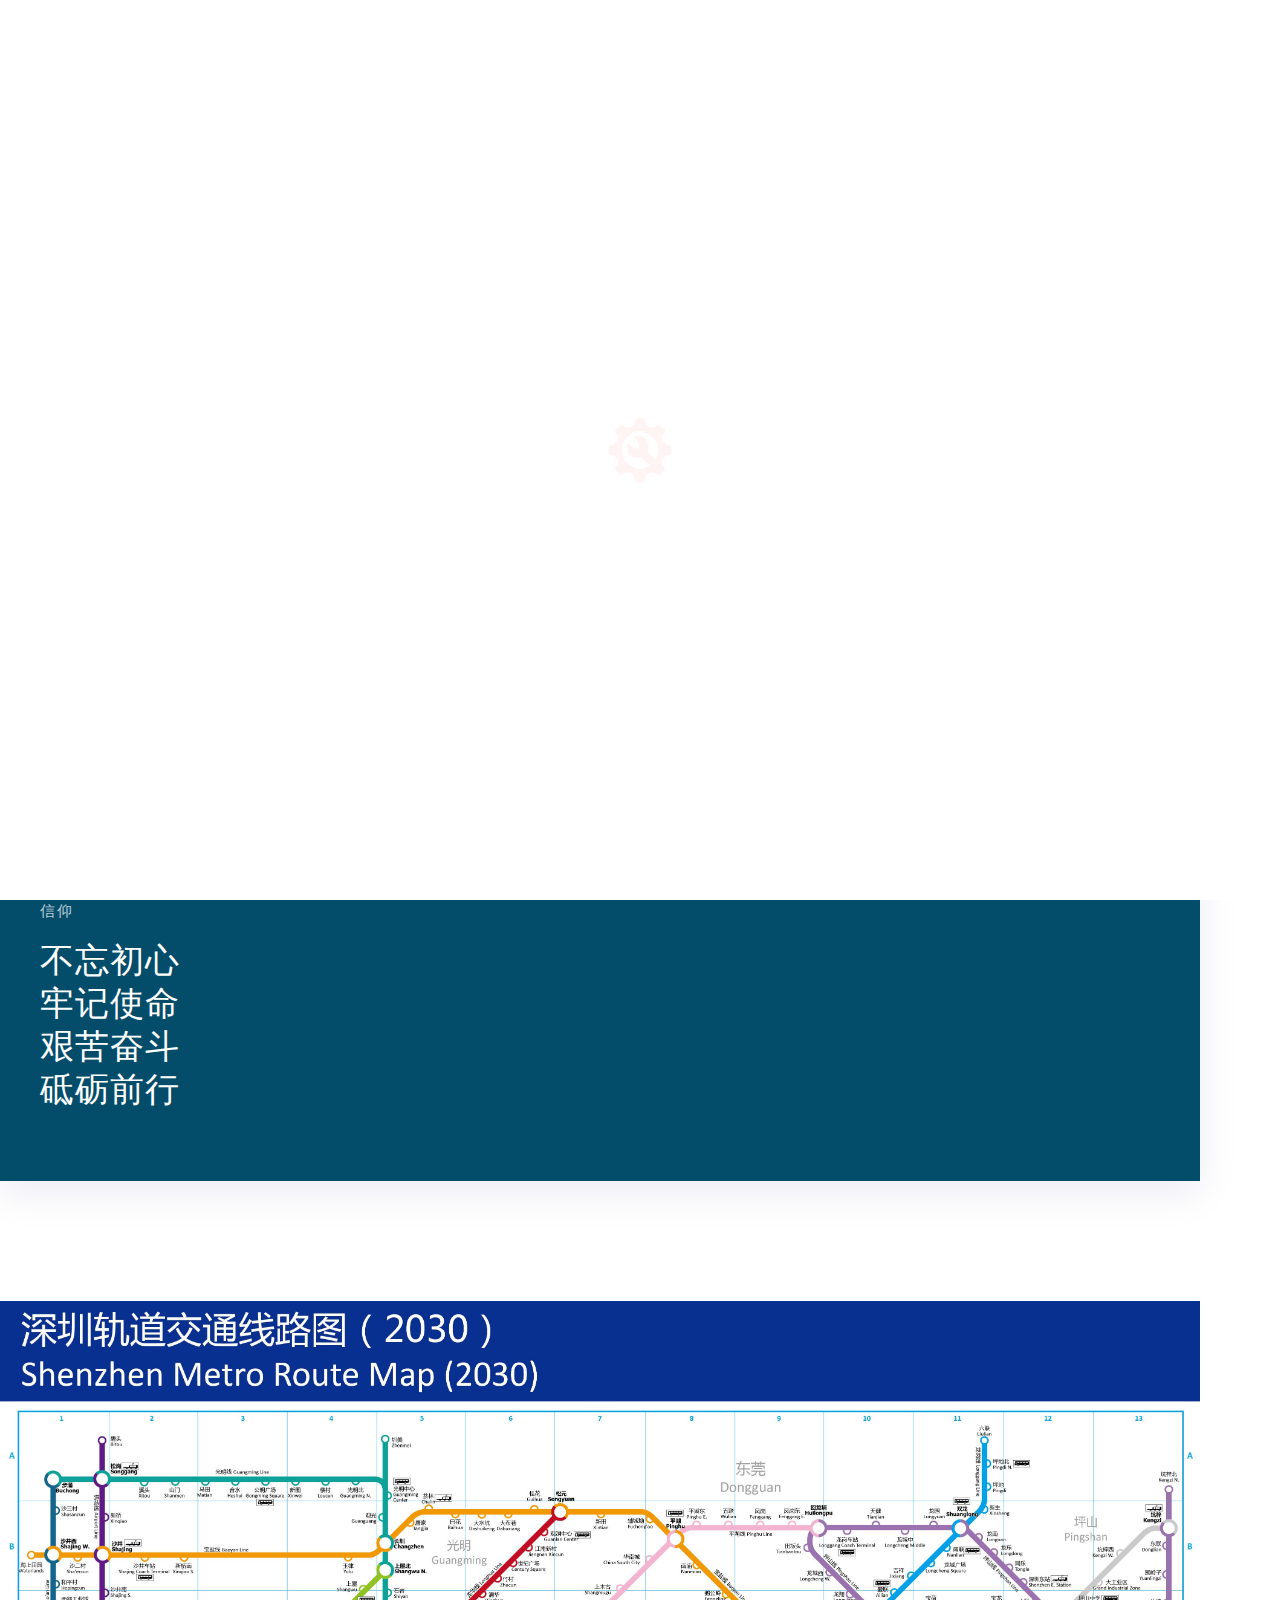
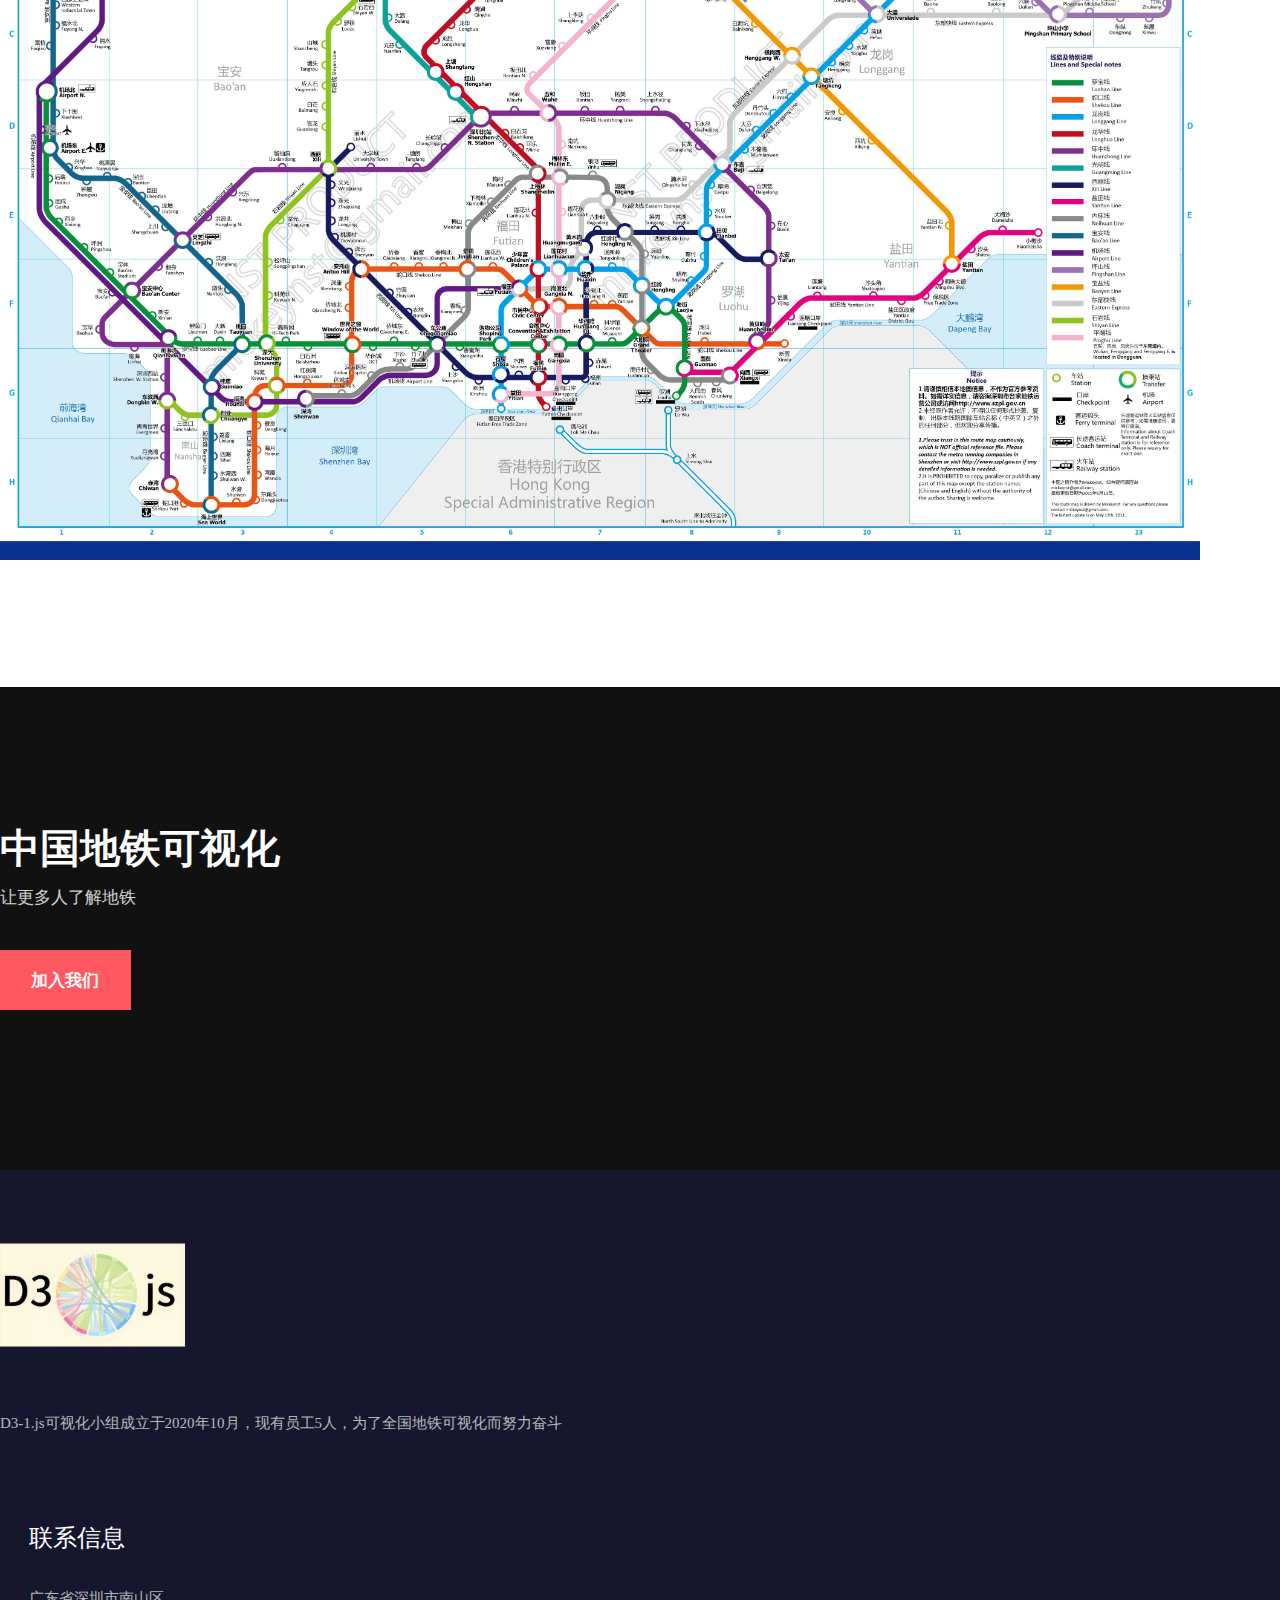
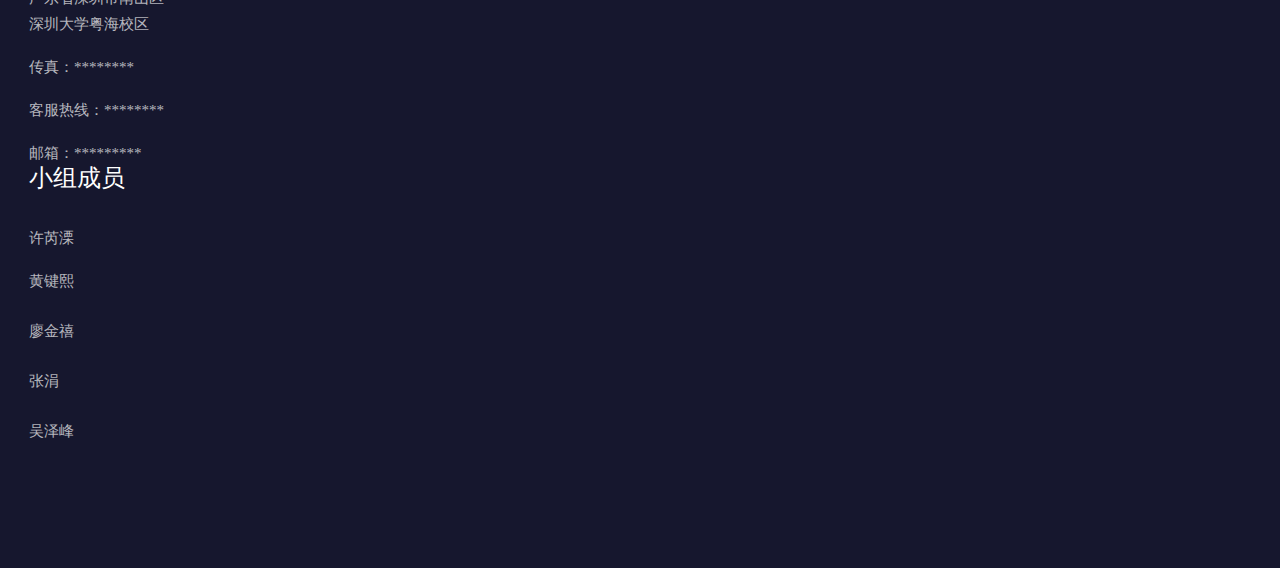
<file: UrbanMetro/index.html>
<!DOCTYPE html>
<html lang="en">

<head>
    <meta charset="UTF-8">
    <meta name="viewport" content="width=device-width, initial-scale=1.0">
    <meta http-equiv="X-UA-Compatible" content="ie=edge">
    <title>D3-1.js 2020年 全国地铁分布可视化系统</title>
    <link rel="apple-touch-icon" sizes="180x180" href="images/favicon/地铁icon.png">
    <link rel="icon" type="image/png" sizes="32x32" href="images/favicon/地铁icon.png">
    <link rel="icon" type="image/png" sizes="16x16" href="images/favicon/地铁icon.png">
    <link rel="manifest" href="images/favicon/地铁icon.png">
    <link href="https://fonts.googleapis.com/css?family=Open+Sans:300,400,600,700,800%7CRubik:400,400i,500,700,900&display=swap" rel="stylesheet">

    <link rel="stylesheet" href="css/animate.css">
    <link rel="stylesheet" href="https://www.jq22.com/jquery/bootstrap-4.2.1.css">
    <link rel="stylesheet" href="css/bootstrap-datepicker.min.css">
    <link rel="stylesheet" href="css/bootstrap-select.min.css">
    <link rel="stylesheet" href="https://www.jq22.com/jquery/font-awesome.4.7.0.css">
    <link rel="stylesheet" href="css/hover-min.css">
    <link rel="stylesheet" href="css/magnific-popup.css">
    <link rel="stylesheet" href="css/owl.carousel.min.css">
    <link rel="stylesheet" href="css/owl.theme.default.min.css">
    <link rel="stylesheet" href="plugins/indext-icons/style.css">
    <link rel="stylesheet" href="css/nouislider.css">
    <link rel="stylesheet" href="css/jquery.bootstrap-touchspin.min.css">

    <link rel="stylesheet" href="css/style.css">
    <link rel="stylesheet" href="css/responsive.css">
</head>

<body>
    <div class="preloader"><span></span></div><!-- /.preloader -->
    <div class="page-wrapper">
        <header class="site-header site-header__header-one site-header__header-five ">
            <nav class="navbar navbar-expand-lg navbar-light header-navigation stricky"  style="background-color: #034c6a">
                <div class="container clearfix">
                    <!-- Brand and toggle get grouped for better mobile display -->
                    <div class="logo-box">
                        <a class="navbar-brand" href="index.html">
                            <img src="images/slider/地铁logo.png" width="80" height="80" class="main-logo" alt="Awesome Image" />
                        </a>
                        <button class="menu-toggler" data-target=".main-navigation">
                            <span class="fa fa-bars"></span>
                        </button>


                    </div><!-- /.logo-box -->
                    <!-- Collect the nav links, forms, and other content for toggling -->
                    <div class="main-navigation">
                        <ul class=" navigation-box @@extra_class">
                            <li class="current"><a href="index.html">首页</a></li>
                            <li>
                                <a href="China.html">地铁变化展示</a>

                            </li>
                            <li>
                                <a href="ShenZhen.html">地铁线路可视化</a>

                            </li>
                            <li>
                                <a href="page/showchart_index.html">地铁指标统计</a>

                            </li>
                        </ul>
                    </div><!-- /.navbar-collapse --> 
                    <div class="right-side-box">
                        <a href="China.html" class="thm-btn site-header__qoute-btn">进入系统 <i class="fa fa-long-arrow-right"></i>
                        </a><!-- /.thm-btn -->
                    </div><!-- /.right-side-box -->
                </div>
                <!-- /.container -->
            </nav>
        </header><!-- /.site-header -->
        <section class="slider-two slider-two__home-five">
            <div class="slider-two__carousel owl-carousel owl-theme">
                <div class="item slider-two__slider-1" style="background-image: url(images/slider/地铁4.png);">
                    <div class="container">
                        <h2 class="slider-one__title"><span class="slider-two__linear-text">中国地铁可视化分析系统</span> <br>
                            为您服务</h2><!-- /.slider-one__title -->
                        <!-- /.slider-two__text -->
                        <a href="China.html" class="thm-btn slider-two__btn">了解更多</a><!-- /.thm-btn -->

                    </div><!-- /.container -->

                </div><!-- /.item -->
                <div class="item slider-two__slider-2" style="background-image: url(images/slider/地铁5.jpg);">
                    <div class="container">
                        <h2 class="slider-one__title"><span class="slider-two__linear-text">中国地铁发展速度</span> <br>
                        令人惊叹</h2><!-- /.slider-one__title -->
                        <!-- /.slider-one__text -->
                        <a href="China.html" class="thm-btn slider-two__btn">了解更多</a><!-- /.thm-btn -->

                    </div><!-- /.container -->
                </div><!-- /.item -->
                <div class="item slider-two__slider-3" style="background-image: url(images/slider/地铁3.png);">
                    <div class="container">
                        <h2 class="slider-one__title"><span class="slider-two__linear-text">中国地铁</span> <br>
                            我们在路上</h2><!-- /.slider-one__title -->
                        <!-- /.slider-one__text -->
                        <a href="China.html" class="thm-btn slider-two__btn">了解更多</a><!-- /.thm-btn -->

                    </div><!-- /.container -->
                </div><!-- /.item -->
            </div><!-- /.slider-two__carousel -->
        </section><!-- /.slider-two -->
        <section class="about-five">
            <div class="container">
                <div class="row">
                    <div class="col-lg-8">
                        <div class="about-five__content wow fadeInUp" data-wow-duration="1500ms">
                            <div class="row justify-content-between">
                                <span class="about-five__sep"></span><!-- /.about-five__sep -->
                                <div class="col-md-5">
                                    <div class="about-one__feature">
                                        <i class="about-one__feature-icon indext-icon-mission-1-1"></i>
                                        <!-- /.about-one__feature-icon -->
                                        <h2 class="about-one__feature-title"><a href="contact.html">中国地铁开通50周年</a>
                                        </h2><!-- /.about-one__feature-title -->
                                        <p class="about-one__feature-text">我国第一条地铁是北京苹果园一火车站的23公里线路,1965年开建,1969年开通运营,比世界第一条地铁晚了100多年。经过50多年的发展,我国地铁运营线路位居世界首位,上海、北京地铁线路规模位居世界第一、第二位。我国除运营规模位居世界前列外,客运量也居全球第一。在建线路和规划线路均遥遥领先于世界。50年的发展创造了世界城轨交通发展史上的奇迹。</p>
                                        <!-- /.about-one__feature-text -->
                                    </div><!-- /.about-one__feature -->
                                </div><!-- /.col-md-6 -->
                                <div class="col-md-5">
                                    <div class="about-one__feature">
                                        <i class="about-one__feature-icon indext-icon-vision-1-1"></i>
                                        <!-- /.about-one__feature-icon -->
                                        <h2 class="about-one__feature-title"><a href="team.html">开通运营里程再创新高</a></h2>
                                        <!-- /.about-one__feature-title -->
                                        <p class="about-one__feature-text">随着城镇化的推进和人口加速向中心城市集聚,近年,中国城市轨道交通呈现爆发式增长,城市轨道交通新增运营里程在2016年首次突破500公里之后,2019年将首次突破900公里,中国内地累计有40个城市投运城轨交通线路,2019年新增温州、济南、常州、徐州、呼和浩特,其中,兰州为首次开通地铁运营线路城市。此外,澳门也正式进入城轨时代。</p>
                                        <!-- /.about-one__feature-text -->
                                    </div><!-- /.about-one__feature -->
                                </div><!-- /.col-md-6 -->
                            </div><!-- /.row -->
                        </div><!-- /.about-five__content -->
                    </div><!-- /.col-lg-8 -->
                    <div class="col-lg-4" style="background-color: #034c6a">
                        <div class="block-title wow fadeInUp" data-wow-duration="1500ms" style="background-color: #034c6a">
                            <p class="block-title__tag-line">信仰</p><!-- /.block-title__tag-line -->
                            <h3 class="block-title__title">不忘初心 <br> <span class="block-title__bold">牢记使命</span>
                            <br>艰苦奋斗<br>砥砺前行<!-- /.block-title__bold -->
                            </h3><!-- /.block-title__title -->
                        </div><!-- /.block-title -->
                    </div><!-- /.col-lg-4 -->
                </div><!-- /.row -->
            </div><!-- /.container -->
        </section><!-- /.about-five -->
        <section class="about-six">
            <div class="container">
                <img src="images/resources/444.jpg" alt="" width="100%">
            </div><!-- /.container -->
        </section><!-- /.about-six -->
        <section class="cta-three text-center">
            <div class="container">
                <h2 class="cta-three__title">中国地铁可视化</h2><!-- /.cta-three__title -->
                <p class="cta-three__text">让更多人了解地铁</p>
                <!-- /.cta-three__text -->
                <a href="" class="cta-three__btn thm-btn">加入我们 <div id="QRcodeImg">
                </div></a><!-- /.thm-btn -->
            </div><!-- /.container -->
        </section><!-- /.cta-three -->
        <footer class="site-footer">
            <div class="site-footer__upper">
                <div class="container">
                    <div class="row">
                        <div class="col-xl-6 col-lg-5">
                            <div class="footer-widget footer-widget__about-widget">
                                <a href="index.html"><img src="images/favicon/D3.jpg" width="185" class="footer-widget__logo" alt=""></a>
                                <p class="footer-widget__text">D3-1.js可视化小组成立于2020年10月，现有员工5人，为了全国地铁可视化而努力奋斗</p><!-- /.footer-widget__text -->
                                <div class="footer-widget__social">
                                    <a href="#" class="fa fa-qq"></a>
                                    <a href="#" class="fa fa-weixin"></a>
                                    <a href="#" class="fa fa-weibo"></a>
                                    <a href="#" class="fa fa-rss"></a>
                                </div><!-- /.footer-widget__social -->
                            </div><!-- /.footer-widget -->
                        </div><!-- /.col-lg-6 -->
                        <div class="col-xl-3 col-lg-4">
                            <div class="footer-widget footer-widget__contact-widget">
                                <h2 class="footer-widget__title">联系信息</h2><!-- /.footer-widget__title -->
                                <p class="footer-widget__text">广东省深圳市南山区 <br> 深圳大学粤海校区
                                </p>
                                <!-- /.footer-widget__text -->
                                <p class="footer-widget__text">传真：********</p><!-- /.footer-widget__text -->
                                <p class="footer-widget__text">客服热线：********</p><!-- /.footer-widget__text -->
                                <p class="footer-widget__text">邮箱：*********</p><!-- /.footer-widget__text -->
                            </div><!-- /.footer-widget -->
                        </div><!-- /.col-lg-3 -->
                        <div class="col-xl-3 col-lg-4">
                            <div class="footer-widget footer-widget__contact-widget">
                                <h2 class="footer-widget__title">小组成员</h2><!-- /.footer-widget__title -->
                                <p class="footer-widget__text">许芮溧</p>
                                <p class="footer-widget__text">黄键熙</p> <br/>
                                <p class="footer-widget__text">廖金禧</p> <br/>
                                <p class="footer-widget__text">张涓</p> <br/>
                                <p class="footer-widget__text">吴泽峰</p> <br/>
                            </div><!-- /.footer-widget -->
                        </div><!-- /.col-lg-3 -->
                    </div><!-- /.row -->
                </div><!-- /.container -->
            </div><!-- /.site-footer__upper -->
        </footer><!-- /.site-footer -->
    </div><!-- /.page-wrapper -->
    <div class="search-popup">
        <div class="search-popup__overlay custom-cursor__overlay">
            <div class="cursor"></div>
            <div class="cursor-follower"></div>
        </div><!-- /.search-popup__overlay -->
        <div class="search-popup__inner">
            <form action="#" class="search-popup__form">
                <input type="text" name="search" placeholder="在此输入搜索....">
                <button type="submit"><i class="indext-icon-Search"></i></button>
            </form>
        </div><!-- /.search-popup__inner -->
    </div><!-- /.search-popup -->
    <a href="#" data-target="html" class="scroll-to-target scroll-to-top"><i class="indext-icon-arrow-up"></i></a>
    <script src="https://www.jq22.com/jquery/jquery-1.10.2.js"></script>
    <script src="js/bootstrap.bundle.min.js"></script>
    <script src="js/bootstrap-datepicker.min.js"></script>
    <script src="js/bootstrap-select.min.js"></script>
    <script src="js/isotope.js"></script>
    <script src="js/jquery.counterup.min.js"></script>
    <script src="js/jquery.magnific-popup.min.js"></script>
    <script src="js/jquery.validate.min.js"></script>
    <script src="js/owl.carousel.min.js"></script>
    <script src="js/TweenMax.min.js"></script>
    <script src="js/waypoints.min.js"></script>
    <script src="js/wow.min.js"></script>

    <script src="js/nouislider.js"></script>
    <script src="js/jquery.bootstrap-touchspin.min.js"></script>
    <script src="js/theme.js"></script>

</body>

</html>
</file>
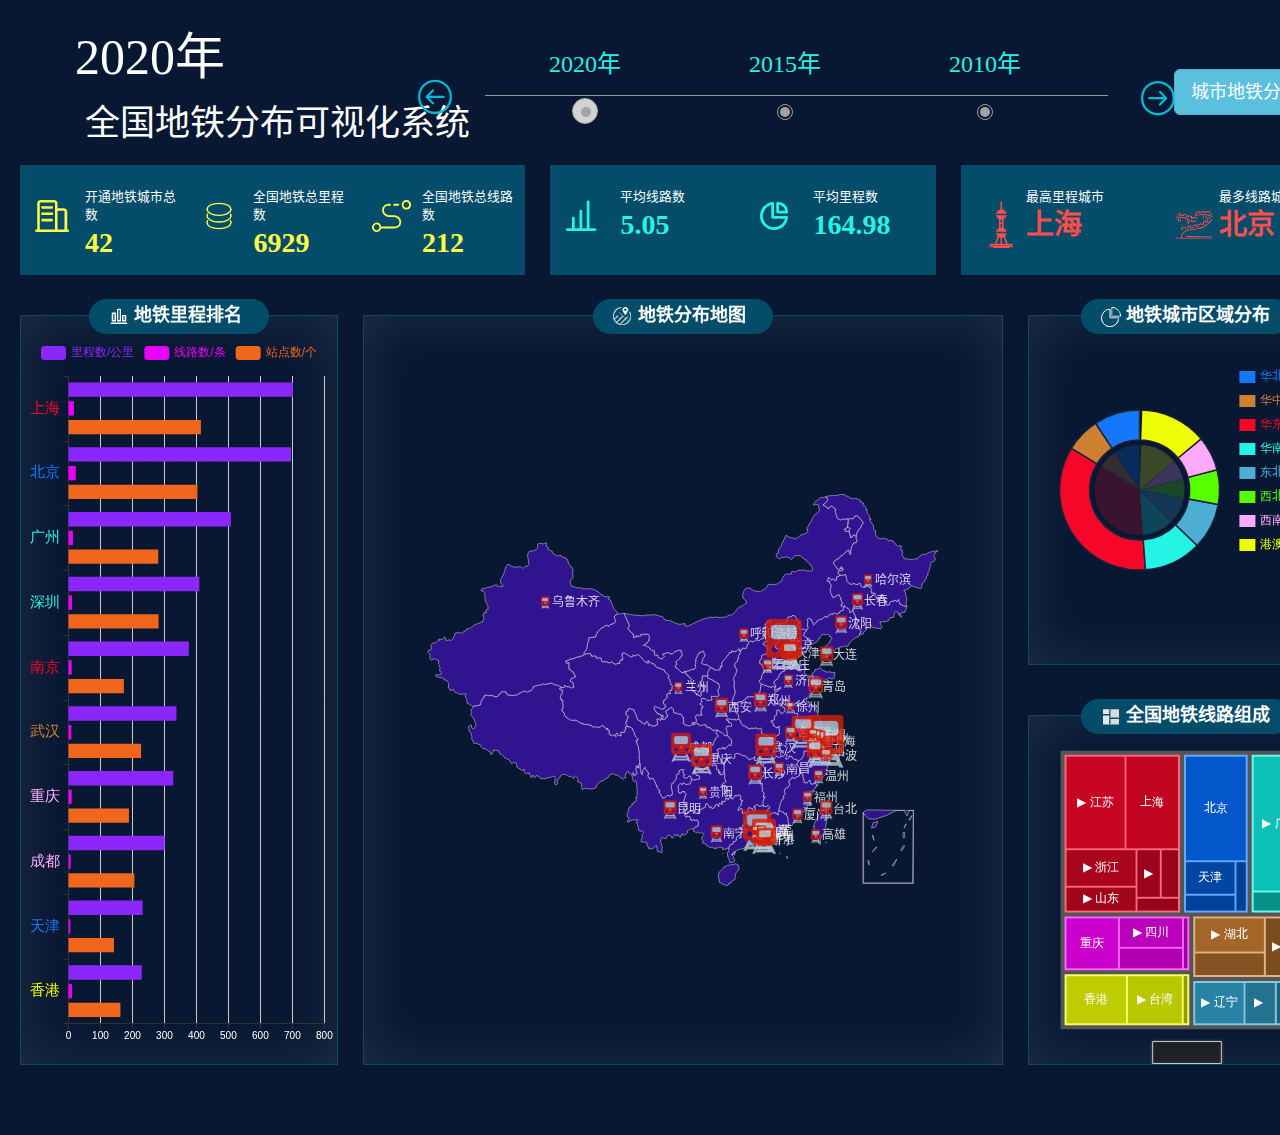
<file: UrbanMetro/China.html>
﻿<!DOCTYPE html>
<html lang="zh-CN">
<head>
    <meta charset="utf-8">
    <meta http-equiv="X-UA-Compatible" content="IE=edge">
    <meta name="viewport" content="width=device-width, initial-scale=1">
    <title>全国地铁分布可视化系统</title>
    <link href="css/bootstrap.css" rel="stylesheet">
    <link rel="stylesheet" href="css/common.css">
    <link rel="stylesheet" href="css/data_text.css">
    <link rel="stylesheet" href="css/foundation-datepicker.css">
    <link rel="stylesheet" href="css/index.css">


    <script src="js/html5shiv.min.js"></script>
    <script src="js/respond.min.js"></script>

</head>
<body>

<div class="data_content">
    <div class="data_time" style="width: 98%">
        <h1 class="title_year" style="font-size: 50px;margin: 10px;">2020年</h1>
        <h1 style="font-size: 35px;margin: 20px;">全国地铁分布可视化系统</h1>
        <div class="container">

            <div id="prev" class="button prev iconfont icon-zuojiantou"></div>
            <div id="next" class="button next iconfont icon-zuojiantou"></div>
            <div class="slide_wrap">
                <ul class="slide_items clearfix">
                    <li class="on">
                        <a href="jacascript:;">
                            <span>2020年</span>
                            <div id="2020c" class="circle">
                                <i id="2020"></i>
                            </div>
                        </a>
                    </li>
                    <li>
                        <a href="jacascript:;">
                            <span>2015年</span>
                            <div id="2015c" class="circle">
                                <i id="2015"></i>
                            </div>
                        </a>
                    </li>
                    <li>
                        <a href="jacascript:;">
                            <span>2010年</span>
                            <div id="2010c" class="circle">
                                <i id="2010"></i>
                            </div>
                        </a>
                    </li>
                    <li>
                        <a href="jacascript:;">
                            <span>2005年</span>
                            <div id="2005c" class="circle">
                                <i id="2005"></i>
                            </div>
                        </a>
                    </li>
                    <li>
                        <a href="jacascript:;">
                            <span>2000年</span>
                            <div id="2000c" class="circle">
                                <i id="2000"></i>
                            </div>
                        </a>
                    </li>
                    <li>
                        <a href="jacascript:;">
                            <span>1990年</span>
                            <div id="1990c" class="circle">
                                <i id="1990"></i>
                            </div>
                        </a>
                    </li>
                </ul>
            </div>



        </div>
        <button class="btn btn-info btn-lg" style="position: absolute;left: calc(100% - 185px);top: 35%;" onclick="CitySystem()">城市地铁分析系统</button>
    </div>
    <div id="inputBox">
        <div id="up_load" style="color: white;font-weight: bolder">
            <div style="position: absolute;left: 5%;top: 5%">
                <svg style="position: relative;left: 38%;" t="1609145367498" class="icon" viewBox="0 0 1024 1024" version="1.1" xmlns="http://www.w3.org/2000/svg" p-id="1454" width="40" height="40"><path d="M1014.374 514.43a504.758 504.758 0 1 1-1009.492 0 504.758 504.758 0 1 1 1009.492 0z" fill="#13A034" p-id="1455"></path><path d="M546.872 154.478h94.993v719.857h-94.993z m-170.384 0h95.92v719.857h-95.92z" fill="#FFFFFF" p-id="1456"></path><path d="M158.121 154.478v5.074c0 186.115 157.039 337.385 351.148 337.385 194.132 0 351.89-151.27 351.89-337.385v-5.074H738.061c0.046 1.691 0 3.36 0 5.074 0 120.895-102.685 218.645-228.793 218.645s-228.075-97.75-228.075-218.645v-5.074H158.121z m703.037 719.88v-5.05c0-186.14-157.039-337.409-351.17-337.409-194.11 0-351.867 151.293-351.867 337.409v5.05h123.073v-5.05c0-120.919 102.708-218.668 228.793-218.668 126.109 0 228.075 97.772 228.075 218.668 0 1.691 0.046 3.36 0 5.05h123.096z" fill="#FFFFFF" p-id="1457"></path></svg>
                <br/> <button class="btn btn-info" style="width: 208px" onclick="ShenzhenSystem()"> 深圳地铁分析系统</button>
            </div>
            <div style="position: absolute;left: 55%;top: 5%">
                <svg style="position: relative;left: 38%;" t="1609145615827" class="icon" viewBox="0 0 1024 1024" version="1.1" xmlns="http://www.w3.org/2000/svg" p-id="1648" width="40" height="40"><path d="M255.329 231.83C212.739 142.273 153.359 65.132 77.148 0.386L267.84 0a686.133 686.133 0 0 1 149.188 218.117 685.707 685.707 0 0 1 56.011 267.446v538.418H321.49V525.925c0-103.384-22.06-201.422-66.18-294.096zM550.955 1024V485.583a685.688 685.688 0 0 1 55.991-267.466C642.466 135.883 692.183 63.177 756.154 0l190.693 0.387C870.616 65.133 811.235 142.274 768.665 231.83a677.418 677.418 0 0 0-66.16 294.077V1024h-151.55z" fill="#BE1120" p-id="1649"></path></svg>
                <br/> <button class="btn btn-info" disabled="disabled"> 广州地铁分析系统（开发中）</button>
            </div>
            <div style="position: absolute;left: 5%;top: 35%">
                <svg style="position: relative;left: 38%;" t="1609145683776" class="icon" viewBox="0 0 1065 1024" version="1.1" xmlns="http://www.w3.org/2000/svg" p-id="2451" width="40" height="40"><path d="M0.445798 0h1030.599823v1023.991781H0.445798z" fill="#14027C" p-id="2452"></path><path d="M375.87137 139.031897c112.632603-42.746802 244.053744-31.306012 347.596179 30.155357 95.594703 57.154635 171.340621 159.825861 188.164829 254.080873-42.138599 0.197255-52.173947 1.479412-94.246793 1.684887-26.933526-87.531905-125.807593-185.345726-206.46023-205.342451-105.482109-22.437756-190.7538-6.731327-263.688835 44.88373-54.19581 36.829152-104.035573 101.726045-123.424095 164.938053-27.673232 81.252621-5.613548 196.778297 41.513957 268.143511C302.089782 751.089494 366.814078 801.241576 429.146657 821.041047c60.927137 19.125516 159.43957 1.125997 219.627-20.218637C732.92757 770.182133 794.873858 693.014335 821.99642 607.972775l-117.399599 1.265719c-5.605329 39.220868-11.481885 52.601332-35.34152 97.337122l-321.468111-0.55067V330.698001h320.350333c38.152404 48.245285 44.407031 124.599406 44.883731 188.485368 0 0 128.478754 0.534232 207.578007 0-1.068465 122.183032-52.46161 242.319544-149.346689 317.654515-70.420034 55.806726-159.628606 87.992166-249.634417 87.992167-125.898001 2.358841-251.319303-58.708018-326.867967-159.423132-48.5987-61.601092-73.913091-137.946994-84.285416-214.966852-2.728694-47.012441 0.920523-70.904952 1.397223-73.707617 9.155919-53.8013 23.415812-107.306718 50.924665-154.853391C209.042957 238.062124 286.120347 172.211831 375.87137 139.023678m61.132611 276.946015l0.205474 210.939561 155.478032 0.846553c35.062076-40.683843 33.385408-66.483153-1.397223-103.789004 35.34152-36.746962 37.026407-76.025363 0.838334-107.44644l-155.124617-0.55067" fill="#FFFFFF" p-id="2453"></path></svg>
                <br/> <button class="btn btn-info" disabled="disabled"> 北京地铁分析系统（开发中）</button> <br/>
            </div>
            <div style="position: absolute;left: 55%;top: 35%">
                <svg style="position: relative;left: 38%;" t="1609145713985" class="icon" viewBox="0 0 1024 1024" version="1.1" xmlns="http://www.w3.org/2000/svg" p-id="2636" width="40" height="40"><path d="M469.349412 1020.885281c-88.27943-7.89466-168.970195-36.056359-240.562721-83.954707C157.479759 889.205623 96.739839 820.907638 58.276323 745.153585L44.506568 718.052667h177.313647l15.289528 18.665668c39.646695 48.398139 100.050021 89.452409 160.953137 109.413454 41.329665 13.535159 59.740337 16.217712 111.188222 16.166712 53.487849-0.050999 69.481164-2.376558 111.412619-16.176912a359.747602 359.747602 0 0 0 185.442901-140.349504c8.771844-12.95377 32.659819-58.067567 32.65982-61.657903 0-0.979183-26.080936-1.795168-57.965569-1.795168h-57.965569l-40.789075-45.338194c-22.429401-24.928357-43.604224-48.571536-47.051763-52.529065l-6.283088-7.201072-58.077767 51.509083c-31.945832 28.335096-58.618357 51.509084-59.260946 51.509084-0.662988 0-29.926268-23.102589-65.034044-51.356086l-63.850864-51.356087-4.661317 5.212107c-2.570354 2.876349-23.887975 25.83614-47.378158 51.039893l-42.69644 45.807385-81.129357 1.356576c-44.614007 0.734387-105.221329 1.346376-134.678405 1.346376H18.374633L15.253488 628.49826C9.062199 601.295344 5.60446 577.346169 3.268702 545.604334c-6.599283-89.829802 12.545777-183.800731 54.099837-265.480878 25.32615-49.775115 54.997422-90.451991 95.674299-131.169667 34.403988-34.414188 66.400819-58.567358 109.831646-82.883726C334.334413 26.066374 409.037885 5.197546 490.84043 2.361996c90.737586-3.131344 173.947706 15.320128 251.507127 55.772608 135.239395 70.541945 231.63788 196.591303 264.032503 345.253659l3.916731 17.931282-78.681401-0.530391-78.671201-0.54059-7.139873-21.317621c-40.126086-119.572473-146.714191-210.932248-272.947145-233.90224-32.313025-5.885295-87.779639-6.313688-119.888668-0.917984-98.673045 16.554306-187.482865 74.366877-240.991113 156.87321-28.192299 43.471627-45.123997 88.391628-52.824861 140.196507-6.017893 40.421881-10.057021 35.821763 31.49704 35.821762h35.474969l71.561927-92.614352c39.3713-50.937894 72.449311-92.614353 73.520293-92.614353 1.070981 0 32.59862 32.231427 70.072753 71.633326 37.463934 39.401899 68.950774 71.633326 69.960556 71.633326 1.009782 0 25.87694-32.04783 55.272817-71.215134l53.42665-71.215133 81.272154 93.165143 81.272155 93.175343 117.032718 0.050999c111.932809 0.040799 117.093917 0.203996 118.236297 3.824932 1.427975 4.51852-1.968565 60.770519-4.936712 81.669947-10.771008 75.631655-40.880873 153.231875-83.597713 215.409969-21.317621 31.038048-34.138793 46.327576-62.667686 74.78507-79.201591 78.977195-179.8942 128.609513-290.266437 143.072855-30.477058 3.998329-80.751964 5.467103-106.945098 3.121145z" fill="#FF0000" p-id="2637"></path></svg>
                <br/> <button class="btn btn-info" disabled="disabled"> 上海地铁分析系统（开发中）</button> <br/>
            </div>
            <div style="position: absolute;left: 5%;top: 65%">
                <svg style="position: relative;left: 38%;" t="1609147234179" class="icon" viewBox="0 0 1053 1024" version="1.1" xmlns="http://www.w3.org/2000/svg" p-id="3043" width="40" height="40"><path d="M526.5499 0.091621C400.594305 0.091621 298.498075 102.182929 298.498075 228.118838c-119.774208-38.914191-248.352955 26.708905-287.267145 146.483113-38.919112 119.803737 26.551418 248.352955 146.325625 287.28191-74.024073 101.884606-51.419687 244.479745 50.469841 318.50874 101.884606 74.024073 244.479745 51.419687 318.508739-50.469841 74.024073 101.884606 216.771778 124.493913 318.661306 50.469841 101.884606-74.024073 124.341347-216.614291 50.317274-318.50874 119.774208-38.919112 185.397304-167.497859 146.483113-287.272067-38.928955-119.833266-167.625818-185.456362-287.41479-146.542171 0-125.935909-102.071622-228.027217-228.061667-228.027217z" fill="#DE0010" p-id="3044"></path><path d="M475.602675 180.887336v90.161626c-152.295388 24.40565-268.649163 156.385143-268.649163 315.580455 0 105.103258 50.6667 198.36542 128.942936 256.65058l60.93292-82.011645c-53.294773-39.642571-87.700883-103.100213-87.700883-174.638935 0-102.598221 70.962909-188.615956 166.479112-211.569768v399.747711h102.012564V375.059649c95.516203 23.003026 166.636599 109.025682 166.636599 211.569768 0 71.543644-34.519304 134.996365-87.85837 174.638935l60.809882 82.080546c78.32053-58.280239 129.095503-151.542401 129.095503-256.65058 0-159.146097-116.40299-291.115748-268.649163-315.580456V180.971001H475.612518z" fill="#FFFFFF" p-id="3045"></path></svg>
                <br/> <button class="btn btn-info" disabled="disabled"> 南京地铁分析系统（开发中）</button> <br/>
            </div>
            <div style="position: absolute;left: 55%;top: 65%">
                <svg style="position: relative;left: 38%;" t="1609297858979" class="icon" viewBox="0 0 1045 1024" version="1.1" xmlns="http://www.w3.org/2000/svg" p-id="1205" width="40" height="40"><path d="M0 0h112.001478C87.72582 1.47806 63.379215 0.354734 39.079908 0.969607 26.04933 1.005081 13.030577 0.957783 0 0.981432V0z" fill="#FCFEFC" p-id="1206"></path><path d="M112.001478 0h173.84351c78.183464 198.485727 156.331455 396.995104 234.479446 595.492656C598.484249 396.995104 676.655889 198.497552 754.792055 0h139.05589c9.057552 0.945958 18.186051 0.484804 27.279076 0.591224 39.872148 0.059122 79.744296 0.425681 119.628268 0.390208 0.011824 249.437413 0.011824 498.863002-0.011825 748.288591-61.215335 0.011824-122.442494 0-183.669653 0-0.141894-32.588268-0.271963-65.176536-0.189192-97.764804-0.520277-29.525727 0.070947-59.051455-0.34291-88.577182-0.165543-92.254596-0.413857-184.509192-0.68582-276.763788-76.823649 155.929423-153.966559 311.716952-230.813857 467.646375-69.811732 0-139.623464 0.023649-209.423371-0.011825-76.811824-155.846651-153.919261-311.539584-230.683788-467.39806-0.721293 29.856813 0.141894 59.737275-0.484804 89.594088 0.165543 47.711778-0.331085 95.411732-0.165542 143.12351-0.555751 31.524065 0.10642 63.059954-0.413857 94.584019 0.165543 45.181339-0.331085 90.374503-0.201016 135.567667-61.215335 0.023649-122.442494 0-183.669654 0.011825V0.981432C13.030577 0.957783 26.04933 1.005081 39.079908 0.969607 63.379215 0.354734 87.72582 1.47806 112.001478 0z" fill="#FC0204" p-id="1207"></path><path d="M413.596674 784.767113c3.842956-1.501709 8.087945-0.591224 12.108268-0.804065h197.539769c1.383464 0.011824 2.71963 0.283788 4.020324 0.804065 76.196952 29.892286 152.405727 59.737275 228.602679 89.617737 0.484804-29.679446 0.68582-59.370716 1.24157-89.050162 61.215335 0.011824 122.43067 0.011824 183.646005 0-0.011824 42.43806-0.011824 84.887945 0 127.326005-70.627621-0.118245-141.255242 0.34291-211.882864 0.189192-24.110115-0.130069-48.208406 0.390208-72.306698 0.165542-3.381801-0.212841-6.207852-2.341247-9.21127-3.677413-75.700323-37.093395-151.376998-74.234088-227.089145-111.280185-77.533118 38.772471-155.07806 77.521293-232.599354 116.305589-1.123326 0.614873-2.329423 0.957783-3.606466 1.02873-26.486836-0.378383-52.997321-0.082771-79.495982-0.177367-68.191778 0.035473-136.371732-0.34291-204.56351-0.201017V785.346513c61.227159-0.011824 122.454319 0 183.681478-0.011825 0.201016 32.008868 0.768591 64.005912 1.076028 96.002956 76.291547-32.150762 152.547621-64.39612 228.839168-96.570531zM0 937.291085c91.379584-0.011824 182.759169 0 274.138753-0.011824-0.011824 28.910855-0.011824 57.809885-0.011825 86.720739H0v-86.708915zM383.113164 937.279261c91.438707 0.011824 182.889238 0.011824 274.327945 0V1024H383.113164c0-28.910855-0.011824-57.809885 0-86.720739zM771.145312 937.279261c91.379584 0.011824 182.759169 0 274.138753 0.011824V1024H771.157136c-0.011824-28.910855 0-57.809885-0.011824-86.720739z" fill="#14027C" p-id="1208"></path></svg>
                <br/> <button class="btn btn-info" disabled="disabled"> 南京地铁分析系统（开发中）</button> <br/>
            </div>
        </div>
    </div>
    <div class="data_info">
        <div class="info_1 fl">
            <div class="text_1">
                <div class="fl">
                    <img src="img/info_1.png" alt="" class="fl">
                    <div class="fl">
                        <p>开通地铁城市总数</p>
                        <p class="info_text" id="cities">42</p>
                    </div>
                </div>
                <div class="fl">
                    <img src="img/info_2.png" alt="" class="fl">
                    <div class="fl">
                        <p>全国地铁总里程数</p>
                        <p class="info_text" id="miles">6929</p>
                    </div>
                </div>
                <div class="fl">
                    <img src="img/info_3.png" alt="" class="fl">
                    <div class="fl">
                        <p>全国地铁总线路数</p>
                        <p class="info_text" id="lines">212</p>
                    </div>
                </div>
            </div>

        </div>
        <div class="info_2 fl">
            <div class="text_2">
                <div class="fl">
                    <img src="img/info_4.png" alt="" class="fl">
                    <div class="fl">
                        <p>平均线路数</p>
                        <p class="info_text" id="avg_lines">5.05</p>
                    </div>
                </div>
                <div class="fl">
                    <img src="img/info_5.png" alt="" class="fl">
                    <div class="fl">
                        <p>平均里程数</p>
                        <p class="info_text" id="avg_miles">164.98</p>
                    </div>
                </div>
            </div>

        </div>
        <div class="info_3 fr">
            <div class="text_3">
                <div class="fl">
                    <img id="mm_pic" src="img/上海.png" alt="" class="fl">
                    <div class="fl">
                        <p>最高里程城市</p>
                        <p class="info_text" id="miles_city">上海</p>
                    </div>
                </div>
                <div class="fl">
                    <img id="ml_pic" src="img/北京.png" alt="" class="fl">
                    <div class="fl">
                        <p>最多线路城市</p>
                        <p class="info_text" id="lines_city">北京</p>
                    </div>
                </div>
            </div>

        </div>
    </div>

    <div class="data_main">
        <div class="main_left fl">
            <div class="left_1">
                <div class="main_title">
                    <img src="img/title_1.png" alt="">
                    地铁里程排名
                </div>
                <div id="chart_1" class="chart" style="width:100%;height: 100%;"></div>
            </div>
        </div>
        <div class="main_center fl">
            <div class="center_text">
                <div class="main_title">
                    <img src="img/title_3.png" alt="">
                    地铁分布地图
                </div>
                <div id="chart_map" style="width:100%;height:100%;"></div>
            </div>
        </div>
        <div class="main_right fr">
            <div class="right_1">
                <div class="main_title">
                    <img src="img/title_4.png" alt="">
                    地铁城市区域分布
                </div>
                <div id="chart_3" class="echart" style="width:100%;height: 100%;"></div>
            </div>
            <div class="right_2">
                <div class="main_title">
                    <img src="img/title_5.png" alt="">
                    全国地铁线路组成
                </div>
                <div id="chart_4" class="echart fl" style="width:100%;height:100%;"></div>
            </div>
        </div>
    </div>
    </div>

</div>


</div>
 	 

</body>
<script src="js/jquery-2.2.1.min.js"></script>
<script src="js/bootstrap.min.js"></script>
<script src="js/common.js"></script>
<script src="js/echarts.min.js"></script>
<script src="js/echart.js"></script>
<script src="js/china.js"></script>
<script src="js/foundation-datepicker.js"></script>
<script src="js/foundation-datepicker.zh-CN.js"></script>
<script src="layer/layer.js"></script>


<script src="js/jquery.easing.min.js"></script>
<script src="js/index.js"></script>
</html>
</file>
<file: UrbanMetro/plugins/indext-icons/style.css>
@font-face {
  font-family: 'indext-icon';
  src:  url('fonts/indext-icon.eot?82stv6');
  src:  url('fonts/indext-icon.eot?82stv6#iefix') format('embedded-opentype'),
    url('fonts/indext-icon.ttf?82stv6') format('truetype'),
    url('fonts/indext-icon.woff?82stv6') format('woff'),
    url('fonts/indext-icon.svg?82stv6#indext-icon') format('svg');
  font-weight: normal;
  font-style: normal;
  font-display: block;
}

[class^="indext-icon-"], [class*=" indext-icon-"] {
  /* use !important to prevent issues with browser extensions that change fonts */
  font-family: 'indext-icon' !important;
  speak: none;
  font-style: normal;
  font-weight: normal;
  font-variant: normal;
  text-transform: none;
  line-height: 1;

  /* Better Font Rendering =========== */
  -webkit-font-smoothing: antialiased;
  -moz-osx-font-smoothing: grayscale;
}

.indext-icon-search-left:before {
  content: "\e91c";
}
.indext-icon-love:before {
  content: "\e91d";
}
.indext-icon-check-1-2:before {
  content: "\e91b";
}
.indext-icon-service-1-6:before {
  content: "\e915";
}
.indext-icon-service-1-5:before {
  content: "\e916";
}
.indext-icon-check-1-1:before {
  content: "\e910";
}
.indext-icon-arrow-up:before {
  content: "\e90c";
}
.indext-icon-arrow-down:before {
  content: "\e911";
}
.indext-icon-arrow-left:before {
  content: "\e912";
}
.indext-icon-arrow-right:before {
  content: "\e913";
}
.indext-icon-service-1-3:before {
  content: "\e900";
}
.indext-icon-about-1-1:before {
  content: "\e901";
}
.indext-icon-about-1-2:before {
  content: "\e902";
}
.indext-icon-Bag:before {
  content: "\e903";
}
.indext-icon-clock:before {
  content: "\e904";
}
.indext-icon-cta-1-1:before {
  content: "\e905";
}
.indext-icon-cta-1-2:before {
  content: "\e906";
}
.indext-icon-envelope:before {
  content: "\e907";
}
.indext-icon-Search:before {
  content: "\e908";
}
.indext-icon-service-1-1:before {
  content: "\e909";
}
.indext-icon-service-1-2:before {
  content: "\e90a";
}
.indext-icon-service-1-4:before {
  content: "\e90b";
}
.indext-icon-contact-1:before {
  content: "\e90d";
}
.indext-icon-contact-2:before {
  content: "\e90e";
}
.indext-icon-contact-3:before {
  content: "\e90f";
}
.indext-icon-left-arrow:before {
  content: "\e914";
}
.indext-icon-vision-1-1:before {
  content: "\e917";
}
.indext-icon-mission-1-1:before {
  content: "\e918";
}
.indext-icon-fact-1-2:before {
  content: "\e919";
}
.indext-icon-fact-1-1:before {
  content: "\e91a";
}
.indext-icon-conveyor:before {
  content: "\e91e";
}
.indext-icon-dump-truck:before {
  content: "\e91f";
}
.indext-icon-factory:before {
  content: "\e920";
}
.indext-icon-home:before {
  content: "\e921";
}
.indext-icon-robot-arm:before {
  content: "\e922";
}
.indext-icon-sketch:before {
  content: "\e923";
}
.indext-icon-left:before {
  content: "\e924";
}
.indext-icon-right:before {
  content: "\e925";
}
</file>
<file: UrbanMetro/css/nouislider.css>
/*! nouislider - 8.0.2 - 2015-07-06 13:22:09 */


.noUi-target,.noUi-target *{-webkit-touch-callout:none;-webkit-user-select:none;-ms-touch-action:none;-ms-user-select:none;-moz-user-select:none;-moz-box-sizing:border-box;box-sizing:border-box}.noUi-target{position:relative;direction:ltr}.noUi-base{width:100%;height:100%;position:relative;z-index:1}.noUi-origin{position:absolute;right:0;top:0;left:0;bottom:0}.noUi-handle{position:relative;z-index:1}.noUi-stacking .noUi-handle{z-index:10}.noUi-state-tap .noUi-origin{-webkit-transition:left .3s,top .3s;transition:left .3s,top .3s}.noUi-state-drag *{cursor:inherit!important}.noUi-base{-webkit-transform:translate3d(0,0,0);transform:translate3d(0,0,0)}.noUi-horizontal{height:10px}.noUi-horizontal .noUi-handle{width:20px;height:20px;left:-17px;top:-6px}.noUi-vertical{width:18px}.noUi-vertical .noUi-handle{width:28px;height:34px;left:-6px;top:-17px}.noUi-background{background:#FAFAFA;box-shadow:inset 0 1px 1px #f0f0f0}.noUi-connect{background:#3FB8AF;box-shadow:inset 0 0 3px rgba(51,51,51,.45);-webkit-transition:background 450ms;transition:background 450ms}.noUi-origin{border-radius:2px}.noUi-target{border-radius:4px;border:1px solid #D3D3D3;box-shadow:inset 0 1px 1px #F0F0F0,0 3px 6px -5px #BBB}.noUi-target.noUi-connect{box-shadow:inset 0 0 3px rgba(51,51,51,.45),0 3px 6px -5px #BBB}.noUi-dragable{cursor:w-resize}.noUi-vertical .noUi-dragable{cursor:n-resize}.noUi-handle{border:1px solid #D9D9D9;border-radius:3px;background:#FFF;cursor:default;box-shadow:inset 0 0 1px #FFF,inset 0 1px 7px #EBEBEB,0 3px 6px -3px #BBB}.noUi-active{box-shadow:inset 0 0 1px #FFF,inset 0 1px 7px #DDD,0 3px 6px -3px #BBB}.noUi-handle:after,.noUi-handle:before{display:none;:"";display:block;position:absolute;height:14px;width:1px;background:#E8E7E6;left:14px;top:6px}.noUi-handle:after{left:17px}.noUi-vertical .noUi-handle:after,.noUi-vertical .noUi-handle:before{ width:14px;height:1px;left:6px;top:14px}.noUi-vertical .noUi-handle:after{top:17px}[disabled] .noUi-connect,[disabled].noUi-connect{background:#B8B8B8}[disabled] .noUi-handle,[disabled].noUi-origin{cursor:not-allowed}.noUi-pips,.noUi-pips *{-moz-box-sizing:border-box;box-sizing:border-box}.noUi-pips{position:absolute;font:400 12px Arial;color:#999}.noUi-value{width:40px;position:absolute;text-align:center}.noUi-value-sub{color:#ccc;font-size:10px}.noUi-marker{position:absolute;background:#CCC}.noUi-marker-large,.noUi-marker-sub{background:#AAA}.noUi-pips-horizontal{padding:10px 0;height:50px;top:100%;left:0;width:100%}.noUi-value-horizontal{margin-left:-20px;padding-top:20px}.noUi-value-horizontal.noUi-value-sub{padding-top:15px}.noUi-marker-horizontal.noUi-marker{margin-left:-1px;width:2px;height:5px}.noUi-marker-horizontal.noUi-marker-sub{height:10px}.noUi-marker-horizontal.noUi-marker-large{height:15px}.noUi-pips-vertical{padding:0 10px;height:100%;top:0;left:100%}.noUi-value-vertical{width:15px;margin-left:20px;margin-top:-5px}.noUi-marker-vertical.noUi-marker{width:5px;height:2px;margin-top:-1px}.noUi-marker-vertical.noUi-marker-sub{width:10px}.noUi-marker-vertical.noUi-marker-large{width:15px}
</file>
<file: UrbanMetro/css/style.css>
/***************************************************************************************************************
||||||||||||||||||||||||||||       MASTER STYLESHEET FOR INDEXT               ||||||||||||||||||||||||||||||||||
****************************************************************************************************************
||||||||||||||||||||||||||||              TABLE OF CONTENT                  ||||||||||||||||||||||||||||||||||||
****************************************************************************************************************
****************************************************************************************************************
* 1. common styles
* 2. topbar styles
* 3. header styles
* 4. slider styles
* 5. about styles
* 6. search-popup styles
* 7. footer styles
* 8. inner-banner styles
* 9. contact styles
* 10. sidebar styles
* 11. blog styles
* 12. faq styles
* 13. service styles
* 14. portfolio styles
* 15. cta styles
* 16. fact styles
* 17. team styles
* 18. feature styles
* 19. testimonials styles
* 20. video styles
* 21. shop styles
* 22. cart styles
* 23. checkout styles
* 24. history styles
****************************************************************************************************************
||||||||||||||||||||||||||||            End TABLE OF CONTENT                ||||||||||||||||||||||||||||||||||||
****************************************************************************************************************/
/*
* 1. common styles
*/
body {
	font-family: "Open Sans";
	font-size: 15px;
	line-height: 24px;
	/*color: #848484;*/
}

h1,
h2,
h3,
h4,
h5,
h6 {
	font-family: "Rubik";
}

a,
a:hover,
a:active,
a:focus {
	text-decoration: none;
}

/*图片滚动效果*/
*{padding:0;margin:0;font-family:"微软雅黑";box-sizing:border-box;outline:none}
:after,:before{box-sizing:inherit}
a{text-decoration:none;color:inherit}
ul{list-style:none}
.col-sm-4{float:left;position:relative;width:33.33333333%}
.selected-solution{height:575px;}
.selected-solution>div{position:relative;width:1270px;margin:0 auto}
.selected-solution .swiper-container{height:500px;width:1200px;margin-top: 50px}
.selected-solution .layer-title{color:#393b40;padding:50px 0 30px;text-align:center;font-size:30px;letter-spacing:1.09px}
/*主体列表*/
.selected-solution .solution-cardlist{max-width:1200px;margin:20px auto 0}
.swiper-slide,.swiper-wrapper{!important}
.selected-solution .solution-cardlist .col-sm-4{padding:0 10px;top:0;transition:all .15s linear;box-sizing:border-box}
.selected-solution .solution-cardlist .col-sm-4 .solution-card{height:400px;background:#fff;border-radius:6px;text-align:left;overflow:hidden;transition:all .15s linear}
.selected-solution .solution-cardlist .col-sm-4:hover{position:relative;top:-20px;transition:all .25s linear}
.selected-solution .solution-cardlist .col-sm-4:hover .solution-card{height:450px;box-shadow:0 10px 40px 0 rgba(0,0,0,.1);transition:all .2s linear}
.selected-solution .solution-cardlist .col-sm-4 .solution-card img{height:200px;transition:all .2s linear}
.selected-solution .solution-cardlist .col-sm-4 .solution-card h3{margin:20px 30px 10px;font-size:18px;color:#252b3a;letter-spacing:.65px;text-align:left}
.selected-solution .solution-cardlist .col-sm-4 .solution-card p{margin:0 30px;padding-bottom:30px;font-size:14px;color:#666a75;letter-spacing:.51px}
.selected-solution .solution-cardlist .col-sm-4 .solution-card dl{margin:0 30px;overflow:visible}
.cf:after,.cf:before{content:" ";display:table;line-height:0}
.cf:after{clear:both}
.selected-solution .solution-cardlist .col-sm-4 .solution-card dl dt{margin-bottom:10px;font-size:14px;color:#252b3a;letter-spacing:.51px;line-height:19px;position:relative}
.selected-solution .solution-cardlist .col-sm-4 .solution-card dl dt:before{position:absolute;display:inline-block;left:-8px;top:7px;content:'';vertical-align:middle;width:4px;height:4px;border-radius:50%;background:#252b3a}
.selected-solution .solution-cardlist .col-sm-4 .solution-card dl dd{float:left;width:50%;margin-bottom:6px;font-size:12px;color:#a0a2a8;letter-spacing:.44px;line-height:20px}
.selected-solution .solution-cardlist .col-sm-4 .solution-card>span{margin:20px 30px 0;font-size:14px;display:inline-block;color:#666a75;letter-spacing:.51px;line-height:22px;opacity:0;transition:opacity .15s linear}
.selected-solution .solution-cardlist .col-sm-4:hover .solution-card>span{opacity:1;transition:opacity .2s linear 50ms}
/*了解更多*/
.selected-solution .solution-cardlist .col-sm-4 .solution-card>span a span{display:inline-block;vertical-align:middle}
.selected-solution .solution-cardlist .col-sm-4 .solution-card>span a:hover{color:#ff5860}
/*重置swiper*/
.swiper-container-horizontal>.swiper-pagination-bullets.solution-pagination{bottom:15px}
.solution-pagination .swiper-pagination-bullet{width:24px;height:4px;border-radius:100px;overflow:hidden;background:#dfe1f1;border:none;cursor:pointer;content:'';display:inline-block;box-sizing:border-box;opacity:1;vertical-align:middle}
.solution-pagination .swiper-pagination-bullet.swiper-pagination-bullet-active{background:#f66f6a;box-sizing:border-box}
.swiper-container-solution .swiper-button-prev{left:0;width:14.5px;height:30px;margin-top:1;background-image:url(./images/news/marketplace-home-arrow_big.svg);background-size:cover;transition:background-image .15s}
.swiper-container-solution .swiper-button-next{right:0;width:14.5px;height:30px;margin-top:1;background-image:url(./images/news/marketplace-home-arrow_big.svg);transform:rotate(180deg);background-size:cover;transition:background-image .15s}
.swiper-container-solution .swiper-button-next:hover,.swiper-container-solution .swiper-button-prev:hover{background-image:url(./images/news/marketplace-home-arrow_big_hover.png);transition:background-image .2s}


.page-wrapper {
	position: relative;
	margin: 0 auto;
	width: 100%;
	min-width: 300px;
	overflow: hidden;
}

@media (min-width: 1200px) {
	.container {
		max-width: 1200px;
	}
}

.block-title {
	margin-bottom: 50px;
}

.block-title__tag-line {
	margin: 0;
	line-height: 1em;
	text-transform: uppercase;
	color: #ff5860;
	font-size: 15px;
	font-family: "Rubik";
	letter-spacing: .1em;
}

.block-title__tag-line.block-title__white {
	opacity: .7;
}

.block-title__title {
	margin: 0;
	color: #222222;
	font-size: 30px;
	line-height: 43px;
	font-weight: 400;
	letter-spacing: .03em;
	margin-top: 20px;
}

@media (max-width: 480px) {
	.block-title__title {
		font-size: 35px;
		line-height: 1.3em;
	}

	.block-title__title br {
		display: none;
	}
}

@media (max-width: 320px) {
	.block-title__title {
		font-size: 30px;
	}
}

.block-title__text {
	margin: 0;
	color: #848484;
	font-size: 15px;
	line-height: 26px;
	margin-top: 25px;
}

.block-title__bold {
	font-weight: 700;
}

.block-title__white {
	color: #fff;
}

.block-title__base {
	color: #ff5860;
}

.block-title__black {
	color: #222222;
}

.post-filter {
	display: -webkit-box;
	display: -ms-flexbox;
	display: flex;
	-webkit-box-pack: center;
	-ms-flex-pack: center;
	justify-content: center;
	-webkit-box-align: center;
	-ms-flex-align: center;
	align-items: center;
	margin: 0;
	margin-bottom: 50px;
}

.post-filter li+li {
	margin-left: 25px;
}

.post-filter li span {
	font-size: 15px;
	font-weight: 500;
	font-family: "Rubik";
	color: #222222;
	text-transform: uppercase;
	position: relative;
	cursor: pointer;
}

.post-filter li span:before {
	content: '';
	position: absolute;
	top: 50%;
	left: 50%;
	-webkit-transform: translate(-50%, -50%) scale(0, 1);
	transform: translate(-50%, -50%) scale(0, 1);
	height: 2px;
	width: 120%;
	background-color: #ff5860;
	-webkit-transition: -webkit-transform .4s ease;
	transition: -webkit-transform .4s ease;
	transition: transform .4s ease;
	transition: transform .4s ease, -webkit-transform .4s ease;
	-webkit-transform-origin: center center;
	transform-origin: center center;
}

.post-filter li.active span:before,
.post-filter li:hover span:before {
	-webkit-transform: translate(-50%, -50%) scale(1, 1);
	transform: translate(-50%, -50%) scale(1, 1);
}

.thm-btn {
	border: none;
	outline: none;
	background-color: #ff5860;
	display: inline-block;
	vertical-align: middle;
	font-family: "Rubik";
	font-weight: 600;
	font-size: 17px;
	color: #fff;
	padding: 18px 31.4px;
	-webkit-transition: all .4s ease;
	transition: all .4s ease;
}

.thm-btn:hover {
	background-color: #222222;
	color: #fff;
}

.thm-btn i {
	display: -webkit-inline-box;
	display: -ms-inline-flexbox;
	display: inline-flex;
	vertical-align: middle;
	font-size: 18px;
	margin-left: 13px;
}

/* Cursor Style */
.cursor {
	position: absolute;
	background-color: #fff;
	width: 6px;
	height: 6px;
	border-radius: 100%;
	z-index: 1;
	-webkit-transition: 0.2s cubic-bezier(0.75, -0.27, 0.3, 1.33) opacity, 0.3s cubic-bezier(0.75, -1.27, 0.3, 2.33) -webkit-transform;
	transition: 0.2s cubic-bezier(0.75, -0.27, 0.3, 1.33) opacity, 0.3s cubic-bezier(0.75, -1.27, 0.3, 2.33) -webkit-transform;
	transition: 0.3s cubic-bezier(0.75, -1.27, 0.3, 2.33) transform, 0.2s cubic-bezier(0.75, -0.27, 0.3, 1.33) opacity;
	transition: 0.3s cubic-bezier(0.75, -1.27, 0.3, 2.33) transform, 0.2s cubic-bezier(0.75, -0.27, 0.3, 1.33) opacity, 0.3s cubic-bezier(0.75, -1.27, 0.3, 2.33) -webkit-transform;
	-webkit-user-select: none;
	-moz-user-select: none;
	-ms-user-select: none;
	user-select: none;
	pointer-events: none;
	z-index: 10000;
	-webkit-transform: scale(1);
	transform: scale(1);
	visibility: hidden;
}

.cursor {
	visibility: visible;
}

.cursor.active {
	opacity: 0.5;
	-webkit-transform: scale(0);
	transform: scale(0);
}

.cursor.hovered {
	opacity: 0.08;
}

.cursor-follower {
	position: absolute;
	background-color: RGBA(255, 255, 255, 0.3);
	width: 50px;
	height: 50px;
	border-radius: 100%;
	z-index: 1;
	-webkit-transition: 0.2s cubic-bezier(0.75, -0.27, 0.3, 1.33) opacity, 0.6s cubic-bezier(0.75, -1.27, 0.3, 2.33) -webkit-transform;
	transition: 0.2s cubic-bezier(0.75, -0.27, 0.3, 1.33) opacity, 0.6s cubic-bezier(0.75, -1.27, 0.3, 2.33) -webkit-transform;
	transition: 0.6s cubic-bezier(0.75, -1.27, 0.3, 2.33) transform, 0.2s cubic-bezier(0.75, -0.27, 0.3, 1.33) opacity;
	transition: 0.6s cubic-bezier(0.75, -1.27, 0.3, 2.33) transform, 0.2s cubic-bezier(0.75, -0.27, 0.3, 1.33) opacity, 0.6s cubic-bezier(0.75, -1.27, 0.3, 2.33) -webkit-transform;
	-webkit-user-select: none;
	-moz-user-select: none;
	-ms-user-select: none;
	user-select: none;
	pointer-events: none;
	z-index: 10000;
	visibility: hidden;
}

.cursor-follower {
	visibility: visible;
}

.cursor-follower.active {
	opacity: 0.7;
	-webkit-transform: scale(1);
	transform: scale(1);
}

.cursor-follower.hovered {
	opacity: 0.08;
}

.cursor-follower.close-cursor:before {
	position: absolute;
	content: '';
	height: 25px;
	width: 2px;
	background: #fff;
	left: 48%;
	top: 12px;
	-webkit-transform: rotate(-45deg);
	transform: rotate(-45deg);
	display: inline-block;
}

.cursor-follower.close-cursor:after {
	position: absolute;
	content: '';
	height: 25px;
	width: 2px;
	background: #fff;
	right: 48%;
	top: 12px;
	-webkit-transform: rotate(45deg);
	transform: rotate(45deg);
}

/* bootstrap select */
.bootstrap-select .btn-light:not(:disabled):not(.disabled).active,
.bootstrap-select .btn-light:not(:disabled):not(.disabled):active,
.bootstrap-select .show>.btn-light.dropdown-toggle {
	background-color: transparent !important;
	-webkit-box-shadow: none !important;
	box-shadow: none !important;
	outline: none !important;
}

.bootstrap-select>.dropdown-toggle {
	-webkit-box-shadow: none !important;
	box-shadow: none !important;
}

.bootstrap-select .dropdown-toggle:focus,
.bootstrap-select>select.mobile-device:focus+.dropdown-toggle {
	outline: none !important;
}

.bootstrap-select .dropdown-menu {
	padding-top: 0;
	padding-bottom: 0;
	margin-top: 0;
	z-index: 991;
}

.bootstrap-select .dropdown-menu>li+li>a {
	border-top: 1px solid #f2f2f2;
}

.bootstrap-select .dropdown-menu>li:first-child>a {
	padding-top: 10px;
}

.bootstrap-select .dropdown-menu>li:last-child>a {
	padding-bottom: 10px;
}

.bootstrap-select .dropdown-menu>li.selected>a {
	background: #ff5860;
	color: #fff;
}

.bootstrap-select .dropdown-menu>li>a {
	font-size: 16px;
	font-weight: 500;
	padding: 9px 20px;
	color: #222222;
	-webkit-transition: all .4s ease;
	transition: all .4s ease;
}

.bootstrap-select .dropdown-menu>li>a:hover {
	background: #ff5860;
	color: #fff;
	cursor: pointer;
}

.preloader {
	position: fixed;
	top: 0;
	left: 0;
	width: 100%;
	height: 100%;
	z-index: 9999;
	background-color: #fff;
}

.preloader span {
	width: 100%;
	height: 100%;
	position: absolute;
	top: 0;
	left: 0;
	right: 0;
	bottom: 0;
	background-position: center center;
	background-repeat: no-repeat;
	background-image: url(../images/resources/preloader.gif);
}

.scroll-to-top {
	display: inline-block;
	width: 60px;
	height: 60px;
	background: #ff5860;
	position: fixed;
	bottom: 40px;
	right: 40px;
	z-index: 990;
	text-align: center;
	-webkit-transition: all .4s ease;
	transition: all .4s ease;
	display: none;
	border-radius: 50%;
}

@media (max-width: 480px) {
	.scroll-to-top {
		width: 40px;
		height: 40px;
	}
}

.scroll-to-top i {
	font-size: 20px;
	line-height: 60px;
	color: #fff;
	position: relative;
	z-index: 10;
	-webkit-transition: all .4s ease;
	transition: all .4s ease;
}

@media (max-width: 480px) {
	.scroll-to-top i {
		font-size: 14px;
		line-height: 40px;
	}
}

.scroll-to-top:hover {
	background: #222222;
}

.scroll-to-top:hover i {
	color: #fff;
}

/*
* 2. topbar styles
*/
.topbar-one {
	background-color: #1B1C38;
	padding: 13px 0;
}

.topbar-one .container {
	display: -webkit-box;
	display: -ms-flexbox;
	display: flex;
	-webkit-box-pack: justify;
	-ms-flex-pack: justify;
	justify-content: space-between;
}

@media (max-width: 991px) {
	.topbar-one .container {
		-webkit-box-orient: vertical;
		-webkit-box-direction: normal;
		-ms-flex-direction: column;
		flex-direction: column;
		-webkit-box-align: center;
		-ms-flex-align: center;
		align-items: center;
		-webkit-box-pack: center;
		-ms-flex-pack: center;
		justify-content: center;
	}
}

@media (max-width: 991px) {
	.topbar-one__left {
		margin-bottom: 15px;
	}
}

.topbar-one__social {
	display: -webkit-box;
	display: -ms-flexbox;
	display: flex;
	-webkit-box-align: center;
	-ms-flex-align: center;
	align-items: center;
}

.topbar-one__social a {
	font-size: 13px;
	color: rgba(255, 255, 255, 0.5);
	-webkit-transition: all .4s ease;
	transition: all .4s ease;
}

.topbar-one__social a+a {
	margin-left: 30px;
}

.topbar-one__social a:hover {
	color: #ff5860;
}

.topbar-one__links {
	display: -webkit-box;
	display: -ms-flexbox;
	display: flex;
	-webkit-box-align: center;
	-ms-flex-align: center;
	align-items: center;
	-ms-flex-wrap: wrap;
	flex-wrap: wrap;
}

@media (max-width: 767px) {
	.topbar-one__links a {
		-webkit-box-flex: 1;
		-ms-flex: 1 1 50%;
		flex: 1 1 50%;
		text-align: center;
	}
}

.topbar-one__links a+a {
	padding-left: 30px;
	margin-left: 30px;
	border-left: 1px dashed rgba(225, 227, 226, 0.2);
}

@media (max-width: 767px) {
	.topbar-one__links a+a {
		padding-left: 0;
		margin-left: 0;
		border: none;
	}
}

.topbar-one__search,
.topbar-one__cart {
	font-size: 19px;
	color: rgba(255, 255, 255, 0.5);
	-webkit-transition: all .4s ease;
	transition: all .4s ease;
}

@media (max-width: 767px) {

	.topbar-one__search,
	.topbar-one__cart {
		border-bottom: 1px dashed rgba(225, 227, 226, 0.2) !important;
		padding-bottom: 10px;
		margin-bottom: 10px;
	}
}

@media (max-width: 425px) {

	.topbar-one__search,
	.topbar-one__cart {
		margin-bottom: 0;
	}
}

.topbar-one__search:hover,
.topbar-one__cart:hover {
	color: #fff;
}

.topbar-one__link {
	color: rgba(255, 255, 255, 0.7);
	font-size: 15px;
	display: -webkit-box;
	display: -ms-flexbox;
	display: flex;
	-webkit-box-align: center;
	-ms-flex-align: center;
	align-items: center;
	-webkit-transition: all .4s ease;
	transition: all .4s ease;
}

.topbar-one__link:hover {
	color: #fff;
}

.topbar-one__link i {
	color: #ff5860;
	font-size: 18px;
	margin-right: 10px;
}

@media (max-width: 425px) {
	.topbar-one__link {
		text-align: center;
		-webkit-box-pack: center;
		-ms-flex-pack: center;
		justify-content: center;
		margin-top: 10px;
	}
}

@media (max-width: 375px) {
	.topbar-one__link {
		-webkit-box-flex: 1 !important;
		-ms-flex: 1 1 100% !important;
		flex: 1 1 100% !important;
	}
}

/*
* 3. header styles
*/
.header-navigation {
	background-color: transparent;
	margin-bottom: 0;
	border: none;
	border-radius: 0;
	padding: 0;
	position: relative;
	background-color: transparent;
}

.header-navigation .container {
	background: transparent;
	position: relative;
	display: block;
}

.header-navigation .container .logo-box {
	float: left;
	position: absolute;
	top: 50%;
	left: 15px;
	-webkit-transform: translateY(-50%);
	transform: translateY(-50%);
}

.header-navigation .container .navbar-brand {
	height: auto;
	margin: 0;
}

.header-navigation .container .menu-toggler {
	display: none;
}

.header-navigation .container .right-side-box {
	position: absolute;
	top: 50%;
	-webkit-transform: translateY(-50%);
	transform: translateY(-50%);
	right: 15px;
}

.header-navigation .main-navigation {
	float: right;
	text-align: right;
	-webkit-box-align: center;
	-ms-flex-align: center;
	align-items: center;
}

@media (min-width: 1200px) {
	.header-navigation .main-navigation {
		display: -webkit-box !important;
		display: -ms-flexbox !important;
		display: flex !important;
	}
}

.header-navigation ul.navigation-box {
	margin: 0;
	padding: 0;
	list-style: none;
}

.header-navigation ul.navigation-box li a .sub-nav-toggler {
	display: none;
}

.header-navigation ul.navigation-box>li {
	position: relative;
	padding: 48px 0;
	display: inline-block;
	vertical-align: middle;
	/* Second Level Menu */
	/* Thrid Level Menu */
}

.header-navigation ul.navigation-box>li+li {
	margin-left: 30px;
}

.header-navigation ul.navigation-box>li:first-child {
	padding-left: 0;
}

.header-navigation ul.navigation-box>li:last-child {
	padding-right: 0;
}

.header-navigation ul.navigation-box>li>a {
	font-weight: 500;
	font-family: "Rubik";
	font-size: 17px;
	color: #222222;
	padding: 0;
	-webkit-transition: all .4s ease;
	transition: all .4s ease;
	position: relative;
}

.header-navigation ul.navigation-box>li>a:after {
	content: "\f107";
	font-family: FontAwesome;
	margin-left: 10px;
}

.header-navigation ul.navigation-box>li>a:only-child:after {
	content: '';
	display: none;
}

.header-navigation ul.navigation-box>li.current>a,
.header-navigation ul.navigation-box>li:hover>a {
	color: #ff5860;
}

.header-navigation ul.navigation-box>li>.submenu {
	position: absolute;
	top: 100%;
	left: 0;
	z-index: 1000;
	float: left;
	min-width: 220px;
	padding: 0px 0px;
	text-align: left;
	list-style: none;
	background-color: #222222;
	background-clip: padding-box;
	opacity: 0;
	border-radius: 0px;
	visibility: hidden;
	transform: translateY(30px);
	-webkit-transition: opacity .4s ease, visibility .4s ease, transform .5s ease;
	transition: opacity .4s ease, visibility .4s ease, transform .5s ease;
	border-top: 4px solid #21bcd8;
	box-shadow: 2px 2px 5px 1px rgba(0, 0, 0, 0.05), -2px 0px 5px 1px rgba(0, 0, 0, 0.05);
}

@media (min-width: 1200px) {
	.header-navigation ul.navigation-box>li>.submenu {
		display: block !important;
	}
}

.header-navigation ul.navigation-box>li>.submenu.right-align {
	left: auto;
	right: 0;
}

.header-navigation ul.navigation-box>li>.submenu.center-align {
	left: 50%;
	-webkit-transform: translateX(-50%)  translateY(30px);;
	transform: translateX(-50%) translateY(30px);;
}

.header-navigation ul.navigation-box>li>.submenu>li {
	display: block;
	position: relative;
	-webkit-transition: all .4s ease;
	transition: all .4s ease;
}

.header-navigation ul.navigation-box>li>.submenu>li+li {
	border-top: 1px solid rgba(255, 255, 255, 0.1);
}

.header-navigation ul.navigation-box>li>.submenu>li>a {
	font-size: 15px;
	color: #fff;
	font-weight: 400;
	padding: 12px 30px;
	display: block;
	line-height: 26px;
	white-space: nowrap;
	position: relative;
	-webkit-transition: all .4s ease;
	transition: all .4s ease;
}

.header-navigation ul.navigation-box>li>.submenu>li:hover>a {
	color: #fff;
	background: #ff5860;
}

.header-navigation ul.navigation-box>li:hover:before {
	-webkit-transform: scale(1, 1);
	transform: scale(1, 1);
	-webkit-transform-origin: left bottom;
	transform-origin: left bottom;
}

.header-navigation ul.navigation-box>li:hover>.submenu {
	opacity: 1;
	visibility: visible;
	transform: translateY(0px);
}

.header-navigation ul.navigation-box>li>ul>li>.submenu {
	position: absolute;
	top: 0%;
	left: 100%;
	z-index: 1000;
	float: left;
	min-width: 220px;
	padding: 0px 0px;
	text-align: left;
	list-style: none;
	background-color: #222222;
	background-clip: padding-box;
	opacity: 0;
	border-radius: 0px;
	visibility: hidden;
	transform: translateX(30px);
	-webkit-transition: opacity .4s ease, visibility .4s ease, transform .5s ease;
	transition: opacity .4s ease, visibility .4s ease, transform .5s ease;
	border-top: 4px solid #21bcd8;
	box-shadow: 2px 2px 5px 1px rgba(0, 0, 0, 0.05), -2px 0px 5px 1px rgba(0, 0, 0, 0.05);
}

@media (min-width: 1200px) {
	.header-navigation ul.navigation-box>li>ul>li>.submenu {
		display: block !important;
	}
}

.header-navigation ul.navigation-box>li>ul>li>.submenu.right-align {
	left: auto;
	right: 100%;
}

.header-navigation ul.navigation-box>li>ul>li>.submenu.center-align {
	left: 50%;
	-webkit-transform: translateX(-50%);
	transform: translateX(-50%);
}

.header-navigation ul.navigation-box>li>ul>li>.submenu>li {
	display: block;
	position: relative;
	-webkit-transition: all .4s ease;
	transition: all .4s ease;
}

.header-navigation ul.navigation-box>li>ul>li>.submenu>li+li {
	border-top: 1px solid rgba(255, 255, 255, 0.1);
}

.header-navigation ul.navigation-box>li>ul>li>.submenu>li>a {
	font-size: 15px;
	color: #fff;
	font-weight: 400;
	padding: 12px 30px;
	display: block;
	line-height: 26px;
	white-space: nowrap;
	position: relative;
	-webkit-transition: all .4s ease;
	transition: all .4s ease;
}

.header-navigation ul.navigation-box>li>ul>li>.submenu>li:hover>a {
	color: #fff;
	background: #ff5860;
}

.header-navigation ul.navigation-box>li>ul>li:hover>.submenu {
	opacity: 1;
	visibility: visible;
	transform: translateX(0);
}

.header-navigation ul.navigation-box>li>ul>li ul {
	/* no more nested showen */
	display: none;
}

.stricked-menu {
	position: fixed;
	top: 0;
	left: 0;
	width: 100%;
	z-index: 999;
	background-color: #fff;
	-webkit-box-shadow: 0px 6px 13px 0px RGBA(0, 0, 0, 0.06);
	box-shadow: 0px 6px 13px 0px RGBA(0, 0, 0, 0.06);
	opacity: 0;
	-webkit-transform: translateY(-110%);
	transform: translateY(-110%);
	-webkit-transition: all .4s ease;
	transition: all .4s ease;
}

.stricked-menu ul.navigation-box>li {
	padding-top: 28px;
	padding-bottom: 28px;
}

.stricked-menu.stricky-fixed {
	opacity: 1;
	-webkit-transform: translateY(0%);
	transform: translateY(0%);
}

.header-one__btn {
	padding: 12px 37px;
}

.site-header__header-one .header-navigation {
	z-index: 991;
}

.site-header__header-one .header-navigation .logo-box {
	background-color: #ff5860;/*#21bcd8*/
	padding: 26.15px 41.5px;
}

.site-header__header-one .header-navigation .logo-box::before {
	content: '';
	position: absolute;
	width: 100%;
	height: 60px;
	background-color: #ff5860;
	top: 100%;
	left: 0;
	z-index: 10;
	-webkit-clip-path: polygon(0 0, 100% 0, 100% 100%, 0 50%);
	clip-path: polygon(0 0, 100% 0, 100% 100%, 0 50%);
}

.site-header__header-one .stricked-menu .logo-box:before {
	height: 30px;
}

.site-header__header-one .header-navigation .main-navigation {
	float: none;
	text-align: center;
	-webkit-box-pack: center;
	-ms-flex-pack: center;
	justify-content: center;
	padding-left: 55px;
}

.site-header__header-one .header-navigation .container {
	padding-right: 15px;
}

.site-header__header-one .header-navigation ul.navigation-box+ul.navigation-box {
	margin-left: 50px;
}

.site-header__header-one .header-navigation ul.navigation-box>li>a {
	font-size: 17px;
	font-weight: 500;
	font-family: "Rubik";
	color: #222222;
}

.site-header__header-one .header-navigation ul.navigation-box>li.current>a,
.site-header__header-one .header-navigation ul.navigation-box>li:hover>a {
	color: #ff5860;
}

.site-header__header-two {
	position: absolute;
	top: 0;
	left: 0;
	width: 100%;
	background-color: transparent;
}

.site-header__header-two .header-navigation {
	background-color: #fff;
	max-width: 1170px;
	width: 100%;
	padding-left: 15px;
	padding-right: 15px;
	margin-left: auto;
	margin-right: auto;
}

.site-header__header-two .header-navigation .main-navigation {
	padding-left: 0;
}

.site-header__header-two .header-navigation .logo-box {
	padding: 0;
	background-color: transparent;
}

.site-header__header-two .header-navigation .logo-box::before {
	display: none;
}

.site-header__header-two .stricked-menu {
	width: 100%;
	max-width: 100%;
}

.site-header__header-four {
	background-color: #21bcd8;
}

.site-header__header-four .header-navigation .logo-box {
	background-color: transparent;
	padding: 0;
}

.site-header__header-four .header-navigation .logo-box::before {
	display: none;
}

.site-header__header-four .header-navigation ul.navigation-box>li>a {
	color: #BFF5FF;
}

.site-header__header-four .header-navigation .main-navigation {
	padding-left: 0;
}

.site-header__header-four .site-header__qoute-btn {
	background-color: #fff;
	color: #222222;
}

.site-header__header-four .site-header__qoute-btn:hover {
	background-color: #ff5860;
	color: #fff;
}

.site-header__header-four .stricked-menu {
	background-color: #21bcd8;
}

.site-header__header-five {
	background-color: transparent;
	position: absolute;
	top: 0;
	left: 0;
	width: 100%;
	z-index: 99;
}

.site-header__header-five .header-navigation .logo-box {
	background-color: transparent;
	padding: 0;
}

.site-header__header-five .header-navigation .logo-box::before {
	display: none;
}

.site-header__header-five .header-navigation ul.navigation-box>li>a {
	color: #ffffff;
}

.site-header__header-five .header-navigation .main-navigation {
	padding-left: 0;
}

.site-header__header-five .stricked-menu {
	background-color: #21bcd8;
}

.site-header__home-one .header-navigation .logo-box {
	padding-left: 0;
	padding-right: 85px;
	background-color: transparent;
}

.site-header__home-one .header-navigation .logo-box img {
	position: relative;
	z-index: 13;
}

.site-header__home-one .header-navigation .logo-box::before {
	top: 0;
	right: 0;
	height: calc(100% + 20px);
	width: 100000px;
	left: auto;
	-webkit-transform: skewX(-10deg);
	transform: skewX(-10deg);
	-webkit-clip-path: none;
	clip-path: none;
	z-index: 12;
}

@media (max-width: 1199px) {
	.site-header__home-one .header-navigation .logo-box::before {
		display: none;
	}
}

.site-header__home-one .header-navigation .logo-box:after {
	content: '';
	position: absolute;
	background-color: #21bcd8;
	z-index: 10;
	top: 0;
	right: -15px;
	height: calc(100% + 35px);
	width: 100000px;
	opacity: 0.2;
	-webkit-transform: skewX(-10deg);
	transform: skewX(-10deg);
}

@media (max-width: 1199px) {
	.site-header__home-one .header-navigation .logo-box:after {
		display: none;
	}
}

.site-header__home-one .header-navigation .main-navigation {
	padding-left: 80px;
}

.site-header__home-one .stricked-menu .logo-box {
	padding-top: 15px;
	padding-bottom: 5px;
}

.site-header__home-one .stricked-menu .logo-box::before {
	height: calc(100% + 10px);
}

.site-header__home-one .stricked-menu .logo-box:after {
	content: '';
	height: calc(100% + 25px);
}

/*
* 4. slider styles
*/
.slider-one__title {
	margin: 0;
	color: #ff5860;
	font-size: 70px;
	line-height: 75px;
	font-weight: 700;
	-webkit-animation-duration: 2s;
	animation-duration: 2s;
	-webkit-animation-fill-mode: both;
	animation-fill-mode: both;
	-webkit-backface-visibility: visible !important;
	backface-visibility: visible !important;
}

@media (max-width: 767px) {
	.slider-one__title {
		font-size: 40px;
		line-height: 1.25em;
	}
}

@media (max-width: 375px) {
	.slider-one__title {
		font-size: 35px;
	}
}

@media (max-width: 320px) {
	.slider-one__title {
		font-size: 28px;
	}

	.slider-one__title br {
		display: none;
	}
}

.slider-one__text {
	margin: 0;
	color: #fff;
	font-size: 17px;
	letter-spacing: .02em;
	margin-top: 15px;
	-webkit-animation-duration: 1s;
	animation-duration: 1s;
	-webkit-animation-fill-mode: both;
	animation-fill-mode: both;
	-webkit-backface-visibility: visible !important;
	backface-visibility: visible !important;
}

@media (max-width: 767px) {
	.slider-one__text {
		width: 70%;
		line-height: 1.4em;
	}
}

@media (max-width: 375px) {
	.slider-one__text {
		width: 100%;
	}
}

.slider-one .active .slider-one__title {
	-webkit-animation-name: fadeInDown;
	animation-name: fadeInDown;
	-webkit-animation-delay: .5s;
	animation-delay: .5s;
}

.slider-one .active .slider-one__text {
	-webkit-animation-name: fadeInUp;
	animation-name: fadeInUp;
	-webkit-animation-delay: 1s;
	animation-delay: 1s;
}

[class*=slider-one__slider-],
[class*=slider-two__slider-],
[class*=slider-three__slider-] {
	background-color: #222222;
	background-repeat: no-repeat;
	background-size: cover;
	background-position: center center;
}

[class*=slider-one__slider-] {
	padding-top: 196px;
	padding-bottom: 281px;
}

@media (max-width: 767px) {
	[class*=slider-one__slider-] {
		padding-top: 140.5px;
		padding-bottom: 140.5px;
	}
}

[class*=slider-two__slider-] {
	padding-top: 333px;
	padding-bottom: 213px;
}

@media (max-width: 767px) {
	[class*=slider-two__slider-] {
		padding-top: 190px;
		padding-bottom: 100px;
	}
}

@media (max-width: 375px) {
	[class*=slider-two__slider-] {
		background-position: top left;
	}
}


.slider-one .owl-theme .owl-dots,
.slider-two .owl-theme .owl-dots {
	position: absolute;
	top: 50%;
	right: 2%;
	transform: translateY(-50%);
	display: flex;
	flex-direction: column;
}

@media(max-width: 767px) {

	.slider-one .owl-theme .owl-dots,
	.slider-two .owl-theme .owl-dots {
		display: none !important;
	}
}

.slider-two .owl-theme .owl-dots .owl-dot+.owl-dot,
.slider-one .owl-theme .owl-dots .owl-dot+.owl-dot {
	margin-top: 15px;
}

.slider-one .owl-theme .owl-dots .owl-dot span,
.slider-two .owl-theme .owl-dots .owl-dot span {
	padding: 0;
	margin: 0;
	width: 16px;
	height: 16px;
	background-color: transparent;
	border: 2px solid #fff;
	transition: all 500ms ease;
}

.slider-one .owl-theme .owl-dots .owl-dot:hover span,
.slider-two .owl-theme .owl-dots .owl-dot:hover span,
.slider-two .owl-theme .owl-dots .owl-dot.active span,
.slider-one .owl-theme .owl-dots .owl-dot.active span {
	background-color: #fff;
}

.slider-two__linear-text {
	-webkit-text-fill-color: #dcecfad4;
	-webkit-text-stroke-width: 2px;
	-webkit-text-stroke-color: #ff5860;
}

.slider-two__btn {
	margin-top: 50px;
	padding-left: 36px;
	padding-right: 36px;
	-webkit-animation-duration: 1s;
	animation-duration: 1s;
	-webkit-animation-fill-mode: both;
	animation-fill-mode: both;
	-webkit-backface-visibility: visible !important;
	backface-visibility: visible !important;
}

@media (max-width: 767px) {
	.slider-two__btn {
		margin-top: 20px;
	}
}

.slider-two .slider-one__title {
	font-size: 60px;
	line-height: 65px;
}

@media (max-width: 767px) {
	.slider-two .slider-one__title {
		font-size: 40px;
		line-height: 45px;
	}
}

@media (max-width: 375px) {
	.slider-two .slider-one__title {
		font-size: 35px;
		line-height: 40px;
	}
}

@media (max-width: 320px) {
	.slider-two .slider-one__title {
		font-size: 27px;
		line-height: 35px;
	}
}

.slider-two .slider-one__text {
	margin-top: 30px;
}

@media (max-width: 767px) {
	.slider-two .slider-one__text {
		margin-top: 10px;
	}
}

.slider-two .active .slider-one__title {
	-webkit-animation-name: fadeInDown;
	animation-name: fadeInDown;
	-webkit-animation-delay: .5s;
	animation-delay: .5s;
}

.slider-two .active .slider-one__text {
	-webkit-animation-name: fadeInUp;
	animation-name: fadeInUp;
	-webkit-animation-delay: 1s;
	animation-delay: 1s;
}

.slider-two .active .slider-two__btn {
	-webkit-animation-name: fadeInUp;
	animation-name: fadeInUp;
	-webkit-animation-delay: 1.5s;
	animation-delay: 1.5s;
}

.slider-one__home-three [class*=slider-one__slider-] {
	text-align: center;
}

.slider-one__home-four [class*=slider-one__slider-] {
	padding-top: 183px;
	padding-bottom: 298px;
}

.slider-two__home-five [class*=slider-two__slider-] {
	padding-top: 260px;
	padding-bottom: 280px;
}

.slider-two__home-five .slider-two__btn {
	background-color: #ff5860;
	color: #ffffff;
}
.slider-two__home-five .slider-two__btn:hover {
	background-color: #21bcd8;
	color: #ffffff;
}

/*
* 5. about styles
*/
.about-one .block-title {
	border-bottom: 1px solid #e5e5e5;
	margin-bottom: 40px;
	padding-bottom: 35px;
}

@media (max-width: 991px) {
	.about-one .block-title {
		margin-bottom: 20px;
	}
}

.about-one__inner-container {
	padding-left: 60px;
	padding-right: 60px;
	padding-top: 70px;
	padding-bottom: 70px;
	background-color: #fff;
	-webkit-box-shadow: 0px 21px 35px 0px RGBA(28, 58, 104, 0.1);
	box-shadow: 0px 21px 35px 0px RGBA(28, 58, 104, 0.1);
	position: relative;
	z-index: 100;
	margin-top: -100px;
}

@media (max-width: 767px) {
	.about-one__inner-container {
		margin-top: -50px;
	}
}

@media (max-width: 480px) {
	.about-one__inner-container {
		margin-top: -40px;
	}
}

@media (max-width: 375px) {
	.about-one__inner-container {
		padding-left: 15px;
		padding-right: 15px;
	}
}

.about-one__inner-container::before,
.about-one__inner-container::after {
	content: '';
	width: 100%;
	height: 100%;
	position: absolute;
	left: 0;
	background-color: #fff;
}

.about-one__inner-container::before {
	top: -15px;
	-webkit-transform: scaleX(0.948);
	transform: scaleX(0.948);
	opacity: 0.7;
}

.about-one__inner-container::after {
	top: -30px;
	-webkit-transform: scaleX(0.897);
	transform: scaleX(0.897);
	opacity: 0.5;
}

.about-one__inner-container .row {
	position: relative;
	z-index: 10;
}

.about-one__feature {
	width: 100%;
	max-width: 267px;
}

@media (max-width: 991px) {
	.about-one__feature {
		margin-top: 40px;
	}
}

.about-one__feature-icon {
	font-size: 60px;
	color: #ff5860;
}

.about-one__feature-title {
	margin: 0;
	font-size: 24px;
	color: #222222;
	margin-top: 45px;
}

.about-one__feature-title a {
	color: inherit;
	-webkit-transition: all .4s ease;
	transition: all .4s ease;
}

.about-one__feature-title a:hover {
	color: #ff5860;
}

.about-one__feature-text {
	margin: 0;
	font-size: 15px;
	line-height: 26px;
	color: #222222;
	margin-top: 20px;
}

@media (min-width: 1200px) {
	.about-one__content .row {
		position: relative;
	}

	.about-one__content .row:before {
		content: '';
		width: 1px;
		height: 222px;
		background-color: #e5e5e5;
		position: absolute;
		top: 50%;
		left: 44.5%;
		transform: translate(-50%, -50%);
	}
}

@media (max-width: 1199px) {
	.about-one__image {
		display: none;
	}
}

@media (max-width: 991px) {
	.about-one__image {
		display: inline-block;
		position: absolute;
		bottom: 0px;
		right: -100px;
	}
}

@media (max-width: 767px) {
	.about-one__image {
		position: relative;
		bottom: 0px;
		right: 0px;
		margin-top: 40px;
		max-width: 100%;
	}
}

.about-two__content {
	padding-left: 30px;
}

.about-two__img {
	padding-right: 30px;
	position: relative;
	display: inline-block;
}

.about-two__img::before {
	content: '';
	background-image: url(../images/resources/pattern-1-1.png);
	background-position: 0 0;
	width: 125px;
	height: 125px;
	position: absolute;
	top: 28%;
	left: -1.5%;
	-webkit-transform: translateY(-50%) translateX(-50%);
	transform: translateY(-50%) translateX(-50%);
	z-index: -1;
}

[class*=about-two__img-] {
	-webkit-box-shadow: 0px 30px 50px 0px rgba(8, 13, 62, 0.15);
	box-shadow: 0px 30px 50px 0px rgba(8, 13, 62, 0.15);
}

.about-two__img-2 {
	position: absolute;
	top: 0;
	right: 0;
	z-index: 10;
	-webkit-transform: translateX(-70%) translateY(50%);
	transform: translateX(-70%) translateY(50%);
}

.about-two {
	padding-top: 120px;
	padding-bottom: 160px;
}

.about-two .block-title {
	margin-bottom: 0;
}

.about-two__text {
	font-size: 15px;
	line-height: 26px;
	color: #848484;
	margin: 0;
	margin-top: 25px;
}

.about-two__list {
	margin: 0;
	margin-top: 20px;
	margin-bottom: 30px;
}

.about-two__list li {
	position: relative;
	font-size: 15px;
	color: #222222;
	padding-left: 25px;
}

.about-two__list li+li {
	margin-top: 15px;
}

.about-two__list li i {
	color: #ff5860;
	font-size: 10px;
	left: 0;
	position: absolute;
	top: 50%;
	-webkit-transform: translateY(-50%);
	transform: translateY(-50%);
}

.about-two__home-two .about-two__img {
	padding-right: 0;
}

.about-two__home-two .about-two__content {
	padding-left: 0;
	padding-right: 30px;
}

.about-two__home-two .row {
	-webkit-box-orient: horizontal;
	-webkit-box-direction: reverse;
	-ms-flex-direction: row-reverse;
	flex-direction: row-reverse;
}

.about-three {
	background-color: #fff2f2;
	padding-bottom: 10px;
	padding-top: 70px;
}

.about-three .block-title__bold {
	font-weight: 500;
}

.about-two__home-three {
	padding-bottom: 150px;
}

.about-two__home-three [class*=about-two__img-] {
	-webkit-box-shadow: 0px 30px 50px 0px rgba(8, 13, 62, 0);
	box-shadow: 0px 30px 50px 0px rgba(8, 13, 62, 0);
}

.about-two__home-three .about-two__img::before {
	display: none;
}

.about-two__home-three .about-two__text {
	margin-bottom: 30px;
}

.about-five {
	position: relative;
	z-index: 10;
	margin-top: -100px;
}

.about-five__content {
	-webkit-box-shadow: 0px 12px 39px 0px rgba(8, 18, 109, 0.08);
	box-shadow: 0px 12px 39px 0px rgba(8, 18, 109, 0.08);
	background-color: #fff;
	padding: 68px 0;
	padding-left: 40px;
	padding-right: 40px;
}

.about-five__content .row {
	position: relative;
}

.about-five__sep {
	position: absolute;
	top: 50%;
	left: 50%;
	width: 1px;
	height: 100%;
	background-color: #e5e5e5;
	-webkit-transform: translate(-50%, -50%);
	transform: translate(-50%, -50%);
}

.about-five .block-title {
	padding: 70px 40px;
	background-color: #21bcd8;
	margin-bottom: 0;
	-webkit-box-shadow: 0px 12px 39px 0px rgba(8, 18, 109, 0.08);
	box-shadow: 0px 12px 39px 0px rgba(8, 18, 109, 0.08);
}

.about-five .block-title__title {
	font-size: 34px;
	color: #fff;
}

.about-five .block-title__bold {
	font-weight: 500;
}

.about-five .block-title__tag-line {
	color: #fff;
	opacity: 0.7;
}

.about-six {
	padding: 120px 0;
}

.about-six .block-title {
	margin-bottom: 45px;
}

.about-six__image {
	display: inline-block;
	position: relative;
}

.about-six__image::before {
	content: '';
	background-image: url(../images/resources/pattern-1-1.png);
	background-position: 0 0;
	width: 125px;
	height: 125px;
	position: absolute;
	top: 10%;
	right: -10%;
	z-index: -1;
}

.about-six__text {
	margin: 0;
	color: #222222;
	font-size: 15px;
	line-height: 26px;
}

.about-six__fact-wrap {
	display: -webkit-box;
	display: -ms-flexbox;
	display: flex;
	-webkit-box-align: center;
	-ms-flex-align: center;
	align-items: center;
	-webkit-box-pack: justify;
	-ms-flex-pack: justify;
	justify-content: space-between;
	margin-top: 60px;
}

.about-six__fact-counter {
	color: #ff5860;
	font-size: 40px;
	font-weight: bold;
	font-family: "Rubik";
	letter-spacing: .05;
	line-height: 1em;
}

.about-six__fact-title {
	font-size: 15px;
	margin: 0;
	font-family: "Rubik";
	color: #222222;
	line-height: 1em;
	margin-bottom: 10px;
}

.about-six__home-four {
	padding-top: 70px;
	background-color: #fff2f2;
}

.about-six__home-four .about-six__image {
	position: relative;
	right: 70px;
}

.about-six__home-four .about-six__image::before {
	display: none;
}

/*
* 6. search-popup styles
*/
.search-popup {
	position: fixed;
	top: 0;
	left: 0;
	width: 100vw;
	height: 100vh;
	z-index: 1000;
	-webkit-transform: scale(1, 0);
	transform: scale(1, 0);
	-webkit-transform-origin: bottom center;
	transform-origin: bottom center;
	-webkit-transition: -webkit-transform .7s ease;
	transition: -webkit-transform .7s ease;
	transition: transform .7s ease;
	transition: transform .7s ease, -webkit-transform .7s ease;
}

.search-popup.active {
	-webkit-transform-origin: top center;
	transform-origin: top center;
	-webkit-transform: scale(1, 1);
	transform: scale(1, 1);
}

.search-popup__overlay {
	width: 100%;
	height: 100%;
	background-color: #000;
	position: absolute;
	top: 0;
	left: 0;
	right: 0;
	bottom: 0;
	z-index: 999;
	opacity: .7;
	cursor: none;
}

.search-popup__inner {
	position: absolute;
	width: 100%;
	height: 100%;
	display: -webkit-box;
	display: -ms-flexbox;
	display: flex;
	-webkit-box-pack: center;
	-ms-flex-pack: center;
	justify-content: center;
	-webkit-box-align: center;
	-ms-flex-align: center;
	align-items: center;
}

.search-popup__form {
	position: relative;
	z-index: 9991;
	width: 100%;
	padding: 15px;
	max-width: 600px;
	position: relative;
}

.search-popup__form input {
	background-color: transparent;
	border: none;
	outline: none;
	width: 100%;
	height: 60px;
	color: #222222;
	font-size: 18px;
	background-color: white;
	padding-left: 30px;
}

.search-popup__form input::-webkit-input-placeholder {
	/* Chrome/Opera/Safari */
	color: #222222;
}

.search-popup__form input::-moz-placeholder {
	/* Firefox 19+ */
	color: #222222;
}

.search-popup__form input:-ms-input-placeholder {
	/* IE 10+ */
	color: #222222;
}

.search-popup__form input:-moz-placeholder {
	/* Firefox 18- */
	color: #222222;
}

.search-popup__form button[type=submit] {
	border: none;
	outline: none;
	width: 60px;
	height: 60px;
	color: #fff;
	background-color: #ff5860;
	cursor: pointer;
	position: absolute;
	top: 50%;
	right: 15px;
	-webkit-transform: translateY(-50%);
	transform: translateY(-50%);
	-webkit-transition: all .4s ease;
	transition: all .4s ease;
}

.search-popup__form button[type=submit]:hover {
	background-color: #222222;
	color: #ff5860;
}

/*
* 7. footer styles
*/
/*footer widget*/
@media (max-width: 991px) {
	.footer-widget {
		margin-bottom: 40px;
	}
}

.footer-widget__title {
	margin: 0;
	color: #fff;
	font-size: 24px;
	font-weight: 500;
	margin-bottom: 35px;
}

.footer-widget__text {
	margin: 0;
	font-size: 15px;
	line-height: 26px;
	color: rgba(255, 255, 255, 0.7);
}

.footer-widget__text+.footer-widget__text {
	margin-top: 17px;
}

.footer-widget__logo {
	display: inline-block;
	-webkit-transform: translateY(-50%);
	transform: translateY(-50%);
	margin-bottom: 5px;
}

.footer-widget__social {
	margin-top: 40px;
	display: -webkit-box;
	display: -ms-flexbox;
	display: flex;
	-webkit-box-align: center;
	-ms-flex-align: center;
	align-items: center;
}

.footer-widget__social a {
	width: 50px;
	height: 50px;
	display: -webkit-box;
	display: -ms-flexbox;
	display: flex;
	-webkit-box-pack: center;
	-ms-flex-pack: center;
	justify-content: center;
	-webkit-box-align: center;
	-ms-flex-align: center;
	align-items: center;
	color: #fff;
	font-size: 15px;
	border-radius: 50%;
	-webkit-transition: all .4s ease;
	transition: all .4s ease;
}

.footer-widget__social a+a {
	margin-left: 10px;
}

.footer-widget__social a.fa-facebook-f {
	background-color: #4a6fbe;
}

.footer-widget__social a.fa-facebook-f:hover {
	color: #4a6fbe;
	background-color: #fff;
}

.footer-widget__social a.fa-google-plus {
	background-color: #dd4b39;
}

.footer-widget__social a.fa-google-plus:hover {
	color: #dd4b39;
	background-color: #fff;
}

.footer-widget__social a.fa-dribbble {
	background-color: #EA4C89;
}

.footer-widget__social a.fa-dribbble:hover {
	color: #EA4C89;
	background-color: #fff;
}

.footer-widget__social a.fa-twitter {
	background-color: #55ACEE;
}

.footer-widget__social a.fa-twitter:hover {
	color: #55ACEE;
	background-color: #fff;
}

.footer-widget__about-widget .footer-widget__text {
	width: 92%;
}

@media (max-width: 1199px) {
	.footer-widget__about-widget .footer-widget__text {
		width: 100%;
	}
}

.footer-widget__links-widget {
	padding-left: 60px;
}

@media (max-width: 1199px) {
	.footer-widget__links-widget {
		padding-left: 30px;
	}
}

@media (max-width: 991px) {
	.footer-widget__links-widget {
		padding-left: 0px;
	}
}

.footer-widget__contact-widget {
	padding-left: 29px;
}

@media (max-width: 1199px) {
	.footer-widget__contact-widget {
		padding-left: 0px;
	}
}

.footer-widget__links li+li {
	margin-top: 20px;
}

.footer-widget__links li a {
	color: #cdced1;
	font-size: 15px;
	position: relative;
	display: inline-block;
	padding-left: 10px;
	-webkit-transition: all .4s ease;
	transition: all .4s ease;
}

.footer-widget__links li a:before {
	content: '\f105';
	font-family: 'FontAwesome';
	position: absolute;
	top: 50%;
	left: 0;
	-webkit-transform: translateY(-50%);
	transform: translateY(-50%);
}

.footer-widget__links li a:after {
	content: '';
	width: 100%;
	height: 1px;
	background-color: #ff5860;
	position: absolute;
	bottom: 0;
	left: 0;
	-webkit-transform: scale(0, 1);
	transform: scale(0, 1);
	-webkit-transform-origin: left center;
	transform-origin: left center;
	-webkit-transition: -webkit-transform .4s ease;
	transition: -webkit-transform .4s ease;
	transition: transform .4s ease;
	transition: transform .4s ease, -webkit-transform .4s ease;
}

.footer-widget__links li:hover a {
	color: #ff5860;
}

.footer-widget__links li:hover a:after {
	-webkit-transform: scale(1, 1);
	transform: scale(1, 1);
	-webkit-transform-origin: right center;
	transform-origin: right center;
}

/*site footer bottom*/
.site-footer {
	background-color: #16172E;
}

.site-footer__upper {
	padding-top: 125px;
	padding-bottom: 100px;
}

@media (max-width: 991px) {
	.site-footer__upper {
		padding-bottom: 60px;
	}
}

.site-footer__bottom {
	background-color: #0E0F1D;
	padding-top: 23px;
	padding-bottom: 23px;
}

.site-footer__bottom .container {
	position: relative;
	display: -webkit-box;
	display: -ms-flexbox;
	display: flex;
	-webkit-box-pack: justify;
	-ms-flex-pack: justify;
	justify-content: space-between;
	-ms-flex-wrap: wrap;
	flex-wrap: wrap;
}

@media (max-width: 480px) {
	.site-footer__bottom .container {
		-webkit-box-pack: center;
		-ms-flex-pack: center;
		justify-content: center;
		-webkit-box-orient: vertical;
		-webkit-box-direction: normal;
		-ms-flex-direction: column;
		flex-direction: column;
		-webkit-box-align: center;
		-ms-flex-align: center;
		align-items: center;
	}
}

.site-footer__links {
	margin: 0;
	display: -webkit-box;
	display: -ms-flexbox;
	display: flex;
	-webkit-box-align: center;
	-ms-flex-align: center;
	align-items: center;
}

.site-footer__links a {
	font-size: 15px;
	color: #cdced1;
	-webkit-transition: all .3s ease;
	transition: all .3s ease;
}

.site-footer__links a:hover {
	color: #ff5860;
}

.site-footer__links li+li::before {
	content: '|';
	font-size: 15px;
	color: #cdced1;
	margin-left: 5px;
	margin-right: 5px;
}

.site-footer__copy {
	margin: 0;
	font-size: 15px;
	color: #cdced1;
}

.site-footer__copy a {
	color: #ff5860;
}

@media (max-width: 480px) {
	.site-footer__copy {
		margin-bottom: 10px;
	}
}

.site-footer__brand-carousel {
	padding-top: 52px;
	padding-bottom: 32px;
}

.site-footer__brand-hr {
	margin: 0;
	border-color: rgba(255, 255, 255, 0.15);
	border-width: 1px;
}

/*
* 8. inner-banner styles
*/
.inner-banner {
	position: relative;
	background-position: center top;
	background-image: url(../images/backgrounds/inner-banner-bg-1-1.jpg);
	background-repeat: no-repeat;
	background-size: cover;
	background-attachment: fixed;
}

.inner-banner::before {
	content: '';
	position: absolute;
	top: 0;
	left: 0;
	right: 0;
	bottom: 0;
	background-color: rgb(255, 250, 250,00);
	opacity: 0.65;
}

.inner-banner .container {
	padding-top: 193px;
	padding-bottom: 273px;
	position: relative;
	text-align: center;
}

.inner-banner .container1 {
	padding-top: 23px;
	padding-bottom: 33px;
	position: relative;
	text-align: center;
	width: 800px;
}

.inner-banner__title {
	margin: 0;
	color: #ff5860;
	font-size: 50px;
	font-weight: bold;
}

.thm-breadcrumb {
	margin: 0;
	display: -webkit-box;
	display: -ms-flexbox;
	display: flex;
	-webkit-box-pack: center;
	-ms-flex-pack: center;
	justify-content: center;
	-webkit-box-align: center;
	-ms-flex-align: center;
	align-items: center;
	margin-top: 10px;
}

.thm-breadcrumb li {
	display: -webkit-box;
	display: -ms-flexbox;
	display: flex;
	-webkit-box-align: center;
	-ms-flex-align: center;
	align-items: center;
}

.thm-breadcrumb li+li:before {
	content: '\f105';
	font-family: 'FontAwesome';
	font-size: 16px;
	color: #fff;
	margin-left: 10px;
	margin-right: 10px;
}

.thm-breadcrumb li a {
	font-size: 16px;
	color: #fff;
}

.thm-breadcrumb li.active a {
	color: #ff5860;
}

/*
* 9. contact styles
*/
.contact-info-one {
	padding-top: 120px;
	padding-bottom: 90px;
}

.contact-info-one__single {
	text-align: center;
	background-color: white;
	-webkit-box-shadow: 0px 12px 39px 0px rgba(8, 18, 109, 0.08);
	box-shadow: 0px 12px 39px 0px rgba(8, 18, 109, 0.08);
	padding-top: 78px;
	padding-bottom: 78px;
	margin-bottom: 30px;
}

.contact-info-one [class*=indext-icon-] {
	font-size: 62px;
	color: #ff5860;
}

.contact-info-one__title {
	margin: 0;
	font-size: 24px;
	font-weight: 500;
	color: #222222;
	margin-top: 40px;
}

.contact-info-one__text {
	margin: 0;
	color: #848484;
	font-size: 17px;
	line-height: 26px;
	margin-top: 30px;
}

.contact-form-one {
	overflow: hidden;
	background-color: #21bcd8;
}

.contact-form-one__img {
	width: 100%;
	height: 758px;
	background-position: center center;
	background-repeat: no-repeat;
	background-size: cover;
}

.contact-form-one__form-wrap {
	width: 100%;
	max-width: 660px;
	margin-left: auto;
	margin-right: auto;
}

@media (max-width: 1440px) {
	.contact-form-one__form-wrap {
		padding-left: 50px;
		padding-right: 50px;
	}
}

@media (max-width: 991px) {
	.contact-form-one__form-wrap {
		padding-left: 15px;
		padding-right: 15px;
		padding-top: 50px;
		padding-bottom: 50px;
	}
}

.contact-form-one__form>.row>[class*=col-lg-] {
	padding-left: 10px;
	padding-right: 10px;
}

.contact-form-one__form input,
.contact-form-one__form textarea {
	border: none;
	outline: none;
	display: block;
	background-color: #fff;
	width: 100%;
	height: 60px;
	color: #848484;
	font-size: 15px;
	padding-left: 30px;
	margin-bottom: 20px;
}

.contact-form-one__form input::-webkit-input-placeholder,
.contact-form-one__form textarea::-webkit-input-placeholder {
	/* Chrome/Opera/Safari */
	color: #848484;
}

.contact-form-one__form input::-moz-placeholder,
.contact-form-one__form textarea::-moz-placeholder {
	/* Firefox 19+ */
	color: #848484;
}

.contact-form-one__form input:-ms-input-placeholder,
.contact-form-one__form textarea:-ms-input-placeholder {
	/* IE 10+ */
	color: #848484;
}

.contact-form-one__form input:-moz-placeholder,
.contact-form-one__form textarea:-moz-placeholder {
	/* Firefox 18- */
	color: #848484;
}

.contact-form-one__form textarea {
	height: 150px;
	padding-top: 10px;
}

.contact-form-one__form-btn {
	margin-top: 30px;
}

.google-map__contact {
	width: 100%;
	height: 758px;
	border: none;
	display: block;
}

/*
* 10. sidebar styles
*/
@media (max-width: 991px) {
	.sidebar {
		width: 100%;
		max-width: 370px;
	}
}

.sidebar__single {
	background-color: #fff2f2;
	padding: 40px;
}

.sidebar__single+.sidebar__single {
	margin-top: 30px;
}

.sidebar__title {
	margin: 0;
	color: #222222;
	font-size: 24px;
	font-weight: 500;
}

.sidebar__title-wrap {
	margin-bottom: 35px;
}

.sidebar__tag-line {
	font-size: 15px;
	line-height: 26px;
	color: #848484;
	margin: 0;
	margin-top: 15px;
}

.sidebar__search {
	width: 100%;
	background-color: #fff;
	position: relative;
}

.sidebar__search input {
	border: none;
	outline: none;
	background-color: transparent;
	height: 70px;
	padding-left: 30px;
	font-size: 16px;
	color: #848484;
}

.sidebar__search input::-webkit-input-placeholder {
	/* Chrome/Opera/Safari */
	color: #848484;
}

.sidebar__search input::-moz-placeholder {
	/* Firefox 19+ */
	color: #848484;
}

.sidebar__search input:-ms-input-placeholder {
	/* IE 10+ */
	color: #848484;
}

.sidebar__search input:-moz-placeholder {
	/* Firefox 18- */
	color: #848484;
}

.sidebar__search button[type=submit] {
	border: none;
	outline: none;
	background-color: transparent;
	font-size: 18px;
	color: #848484;
	position: absolute;
	top: 50%;
	right: 30px;
	-webkit-transform: translateY(-50%);
	transform: translateY(-50%);
}

.sidebar__cat-list {
	padding-top: 40px;
	border-top: 1px solid #e5dada;
}

.sidebar__cat-list li+li {
	margin-top: 20px;
}

.sidebar__cat-list a {
	color: #222222;
	font-size: 17px;
	font-weight: 500;
	font-family: "Rubik";
	-webkit-transition: all .4s ease;
	transition: all .4s ease;
}

.sidebar__cat-list a:hover {
	color: #ff5860;
}

.sidebar__gallery {
	display: -webkit-box;
	display: -ms-flexbox;
	display: flex;
	-ms-flex-wrap: wrap;
	flex-wrap: wrap;
	margin-left: -5px;
	margin-top: -5px;
}

.sidebar__gallery img {
	margin-left: 5px;
	margin-top: 5px;
}

.sidebar__post {
	display: -webkit-box;
	display: -ms-flexbox;
	display: flex;
	-ms-flex-wrap: wrap;
	flex-wrap: wrap;
}

.sidebar__post-date {
	font-size: 15px;
	font-family: "Rubik";
	color: #ff5860;
}

.sidebar__post-thumb {
	width: 90px;
}

.sidebar__post-thumb>img {
	width: 100%;
}

.sidebar__post-title {
	font-size: 17px;
	line-height: 24px;
	font-weight: 500;
	color: #222222;
}

.sidebar__post-title a {
	color: inherit;
	-webkit-transition: all .4s ease;
	transition: all .4s ease;
}

.sidebar__post-title a:hover {
	color: #21bcd8;
}

.sidebar__post-content {
	padding-left: 20px;
	-webkit-box-align: center;
	-ms-flex-align: center;
	align-items: center;
	-webkit-box-flex: 1;
	-ms-flex: 1 1 calc(100% - 90px);
	flex: 1 1 calc(100% - 90px);
}

.sidebar__post+.sidebar__post {
	margin-top: 30px;
}

.sidebar__tags {
	margin-left: -6px;
	margin-top: -10px;
}

.sidebar__tags a {
	display: inline-block;
	vertical-align: middle;
	background-color: #fff;
	font-size: 15px;
	padding: 13px 18.1px;
	color: #848484;
	-webkit-transition: all .4s ease;
	transition: all .4s ease;
	margin-left: 6px;
	margin-top: 10px;
}

.sidebar__tags a:hover {
	background-color: #ff5860;
	color: #fff;
}

.sidebar__questions {
	background-color: #222222;
	padding-top: 35px;
	padding-bottom: 60px;
}

.sidebar__questions .sidebar__title-wrap {
	margin-bottom: 20px;
}

.sidebar__questions .sidebar__title {
	font-size: 30px;
	font-weight: 700;
	color: #fff;
}

.sidebar__questions-form input,
.sidebar__questions-form textarea {
	border: none;
	outline: none;
	display: block;
	width: 100%;
	background-color: rgba(255, 255, 255, 0.1);
	color: #fff;
	font-size: 15px;
	margin-bottom: 20px;
	padding-left: 20px;
	height: 50px;
}

.sidebar__questions-form input::-webkit-input-placeholder,
.sidebar__questions-form textarea::-webkit-input-placeholder {
	/* Chrome/Opera/Safari */
	color: #fff;
}

.sidebar__questions-form input::-moz-placeholder,
.sidebar__questions-form textarea::-moz-placeholder {
	/* Firefox 19+ */
	color: #fff;
}

.sidebar__questions-form input:-ms-input-placeholder,
.sidebar__questions-form textarea:-ms-input-placeholder {
	/* IE 10+ */
	color: #fff;
}

.sidebar__questions-form input:-moz-placeholder,
.sidebar__questions-form textarea:-moz-placeholder {
	/* Firefox 18- */
	color: #fff;
}

.sidebar__questions-form textarea {
	height: 145px;
	padding-top: 15px;
}

.sidebar__questions-form .thm-btn:hover {
	background-color: #fff;
	color: #222222;
}

.shop-sidebar__single+.shop-sidebar__single {
	margin-top: 50px;
}

.shop-sidebar__search-form {
	width: 100%;
	border-style: solid;
	border-width: 1px;
	border-color: #e5e5e5;
	height: 50px;
	width: 100%;
	position: relative;
}

.shop-sidebar__search-form input,
.shop-sidebar__search-form button[type=submit] {
	border: none;
	outline: none;
	background-color: transparent;
	padding: 0;
}

.shop-sidebar__search-form input {
	width: 100%;
	height: 100%;
	color: #848484;
	font-size: 15px;
	padding-left: 20px;
	padding-right: 20px;
}

.shop-sidebar__search-form button[type=submit] {
	font-size: 15px;
	color: #222222;
	position: absolute;
	top: 50%;
	-webkit-transform: translateY(-50%);
	transform: translateY(-50%);
	right: 20px;
}

.shop-sidebar__title {
	margin: 0;
	color: #222222;
	font-weight: 600;
	font-size: 20px;
	margin-bottom: 25px;
}

.shop-sidebar__category-list {
	margin: 0;
	padding: 0;
	list-style: none;
	margin-top: -10px;
}

.shop-sidebar__category-list-item+.shop-sidebar__category-list-item {
	margin-top: 10px;
}

.shop-sidebar__category-list-link {
	color: #222222;
	font-size: 15px;
	-webkit-transition: all .4s ease;
	transition: all .4s ease;
}

.shop-sidebar__category-list-link:hover {
	color: #ff5860;
}

.shop-sidebar__price-filter .range-slider-price {
	margin-top: 0px;
	margin-bottom: 15px;
}

.shop-sidebar__price-filter .form-group {
	display: -moz-flex;
	display: -ms-flex;
	display: -o-flex;
	display: -webkit-box;
	display: -ms-flexbox;
	display: flex;
	-webkit-box-pack: justify;
	-ms-flex-pack: justify;
	justify-content: space-between;
	-webkit-box-align: center;
	-ms-flex-align: center;
	align-items: center;
}

.shop-sidebar__price-filter button {
	color: #fff;
	font-size: 14px;
	font-weight: 400;
	background: #ff5860;
	border: none;
	outline: none;
	text-transform: uppercase;
	width: 73px;
	height: 35px;
	cursor: pointer;
}

.shop-sidebar__price-filter p {
	margin: 0;
	font-size: 15px;
	font-weight: 500;
	color: #222222;
	text-transform: capitalize;
}

.shop-sidebar__price-filter input {
	border: none;
	outline: none;
	font-size: 16px;
	font-weight: 500;
	color: #999;
	display: inline-block;
}

.shop-sidebar__price-filter .noUi-connect {
	background: #ff5860 !important;
	border-color: #ff5860;
}

.shop-sidebar__price-filter .noUi-background {
	background: #EBECEB !important;
}

.shop-sidebar__price-filter .noUi-handle {
	background: #fff !important;
	border-radius: 50% !important;
	-webkit-box-shadow: none;
	box-shadow: none;
	border-color: #ff5860;
	cursor: pointer;
}

/*
* 11. blog styles
*/
.blog-one {
	padding-top: 120px;
	padding-bottom: 80px;
}

.blog-one__image {
	overflow: hidden;
	position: relative;
}

.blog-one__image::before {
	content: '';
	background-color: #222222;
	opacity: 0;
	position: absolute;
	top: 0;
	left: 0;
	right: 0;
	bottom: 0;
	-webkit-transform: perspective(300px) translateZ(100px);
	transform: perspective(300px) translateZ(100px);
	z-index: 10;
	-webkit-transition: opacity .4s ease, -webkit-transform .4s ease;
	transition: opacity .4s ease, -webkit-transform .4s ease;
	transition: transform .4s ease, opacity .4s ease;
	transition: transform .4s ease, opacity .4s ease, -webkit-transform .4s ease;
}

.blog-one__image>img {
	width: 100%;
	-webkit-transform: scale(1);
	transform: scale(1);
	-webkit-transition: -webkit-transform .4s ease;
	transition: -webkit-transform .4s ease;
	transition: transform .4s ease;
	transition: transform .4s ease, -webkit-transform .4s ease;
}

.blog-one__image > a {
	font-size: 25px;
	color: #ffffff;
	display: flex;
	align-items: center;
	justify-content: center;
	text-align: center;
	position: absolute;
	top: 0;
	right: 0;
	bottom: 0;
	left: 0;
	opacity: 0;
	z-index: 10;
	visibility: hidden;
	transition: all 500ms ease;
}

.blog-one__single:hover .blog-one__image> a {
	visibility: visible;
	opacity: 1;
}

.blog-one__single:hover .blog-one__image::before {
	opacity: 0.85;
	-webkit-transform: perspective(300px) translateZ(0px);
	transform: perspective(300px) translateZ(0px);
}

.blog-one__single:hover .blog-one__image>img {
	-webkit-transform: scale(1.1);
	transform: scale(1.1);
}

.blog-one__single {
	margin-bottom: 30px;
}

.blog-one__title {
	font-weight: 500;
	font-size: 24px;
	line-height: 30px;
	color: #222222;
	margin: 0;
	margin-top: -10px;
}

.blog-one__title a {
	color: inherit;
	-webkit-transition: all .4s ease;
	transition: all .4s ease;
}

.blog-one__title a:hover {
	color: #21bcd8;
}

.blog-one__meta {
	display: -webkit-box;
	display: -ms-flexbox;
	display: flex;
	-webkit-box-align: center;
	-ms-flex-align: center;
	align-items: center;
	margin-top: 30px;
	margin-bottom: 20px;
}

.blog-one__meta a,
.blog-one__meta span {
	font-size: 14px;
	font-family: "Rubik";
	color: #848484;
	text-transform: uppercase;
	line-height: 1em;
	display: flex;
	-webkit-transition: all .4s ease;
	transition: all .4s ease;
}

.blog-one__meta a:first-child {
	color: #ff5860;
	background-color: #ffd9db;
	padding-left: 10px;
	padding-right: 10px;
	padding-top: 8px;
	padding-bottom: 5px;
	margin-right: 10px;
}

.blog-one__meta span {
	margin-left: 10px;
	margin-right: 10px;
	display: none;
}
.blog-one__meta a:first-child:hover {
	color: #ffffff;
	background-color: #ff5860;
}
.blog-one__meta a:hover {
	color: #21bcd8;
}

.blog-one__link {
	color: #848484;
	font-size: 30px;
	display: inline-block;
	vertical-align: middle;
	margin-top: 15px;
	transform: translateX(-20px);
	visibility: hidden;
	opacity: 0;
	transition: visibility 500ms ease, opacity 500ms ease, transform 500ms ease;
}

.blog-one__single:hover .blog-one__link {
	transform: translateX(0);
	opacity: 1;
	visibility: visible;
}

.blog-grid {
	padding-top: 120px;
	padding-bottom: 55px;
}

.blog-grid .blog-one__single {
	margin-bottom: 65px;
}

.blog-classic {
	padding-top: 120px;
	padding-bottom: 50px;
}

.blog-classic .blog-one__single {
	margin-bottom: 70px;
}

.blog-classic .blog-one__title {
	font-size: 30px;
	line-height: 36px;
}

.blog-classic .blog-one__meta {
	margin-top: 40px;
}

.blog-classic .thm-btn {
	padding: 13px 31.4px;
}

.blog-classic .blog-one__text {
	margin-bottom: 35px;
	margin-top: 30px;
}

.blog-details {
	padding-top: 120px;
	padding-bottom: 120px;
}

.blog-details .blog-one__title {
	font-size: 30px;
	line-height: 36px;
}

.blog-details__subtitle {
	font-size: 24px;
	font-weight: 600;
	color: #222222;
	margin: 0;
	margin-bottom: 25px;
}

.blog-tags-list,
.blog-share-links {
	display: -webkit-box;
	display: -ms-flexbox;
	display: flex;
	margin: 0;
	-webkit-box-align: center;
	-ms-flex-align: center;
	align-items: center;
}

.blog-tags-list span,
.blog-share-links span {
	margin: 0;
	font-family: "Rubik";
	font-weight: 500;
	color: #222222;
	font-size: 20px;
}

.blog-tags-list a {
	color: #848484;
	font-size: 17px;
	line-height: 1em;
	margin-left: 10px;
}

.blog-share-links {
	margin-top: 10px;
}

.blog-share-links a {
	font-size: 17px;
	color: #c2c2c2;
	-webkit-transition: all .4s ease;
	transition: all .4s ease;
	margin-left: 30px;
}

.blog-share-links a:hover {
	color: #222222;
}

.comment-block {
	margin-top: 70px;
}

.comment-block__single {
	display: -webkit-box;
	display: -ms-flexbox;
	display: flex;
}

.comment-block__single+.comment-block__single {
	border-top: 1px solid #e5e5e5;
	padding-top: 45px;
	margin-top: 45px;
}

.comment-block__img-block {
	width: 80px;
	-webkit-box-flex: 1;
	-ms-flex: 1 1 80px;
	flex: 1 1 80px;
}

.comment-block__img {
	border-radius: 50%;
	max-width: 100%;
}

.comment-block__content {
	position: relative;
	padding-left: 30px;
	-webkit-box-flex: 1;
	-ms-flex: 1 1 calc(100% - 80px);
	flex: 1 1 calc(100% - 80px);
}

.comment-block__title,
.comment__title {
	margin: 0;
	color: #222222;
	font-size: 24px;
	font-weight: 500;
}

.comment__title {
	margin-bottom: 40px;
}

.comment-block__title {
	font-size: 20px;
	line-height: 1em;
}

.comment-block__text {
	margin: 0;
	font-size: 15px;
	line-height: 26px;
	margin-top: 10px;
}

.comment-block__date {
	font-size: 15px;
	font-style: italic;
	color: #848484;
	margin: 0;
	margin-top: 5px;
	margin-bottom: 5px;
}

.comment-block__btn {
	font-size: 15px;
	padding: 4px 15px;
	position: absolute;
	top: 0;
	right: 0;
}

.leave-comment {
	margin-top: 70px;
}

.leave-comment__input {
	border: none;
	outline: none;
	background-color: transparent;
	width: 100%;
	height: 55px;
	border: 1px solid #e5e5e5;
	padding-left: 20px;
	display: block;
	margin-bottom: 30px;
}

textarea.leave-comment__input {
	height: 200px;
	padding-top: 15px;
}

.blog-classic__home-four {
	padding-bottom: 120px;
}

.blog-one__carousel .blog-one__single {
	margin-bottom: 0;
}

.blog-one__carousel .blog-one__title {
	font-size: 24px;
	line-height: 30px;
}

.blog-one__carousel .owl-dots .owl-dot {
	outline: none;
}

.blog-one__carousel .owl-dots .owl-dot span {
	width: 16px;
	height: 16px;
	background-color: transparent;
	border-radius: 50%;
	border-style: solid;
	border-width: 2px;
	border-color: #dedddc;
	-webkit-transition: all .4s ease;
	transition: all .4s ease;
	margin: 0 7.5px;
	padding: 0;
}

.blog-one__carousel .owl-dots .owl-dot:hover span,
.blog-one__carousel .owl-dots .owl-dot.active span {
	background-color: #ff5860;
	border-color: #ff5860;
}

.blog-one__carousel .owl-nav.disabled+.owl-dots {
	margin-top: 60px;
}

.blog-pagination {
	display: -webkit-box;
	display: -ms-flexbox;
	display: flex;
	-webkit-box-align: center;
	-ms-flex-align: center;
	align-items: center;
	-webkit-box-pack: center;
	-ms-flex-pack: center;
	justify-content: center;
}

.blog-pagination__link {
	border-style: solid;
	border-width: 2px;
	border-color: rgba(142, 209, 88, 0.5);
	background-color: rgba(255, 255, 255, 0);
	color: #848484;
	font-size: 17px;
	font-weight: 500;
	padding: 15px 23px;
	-webkit-transition: all .4s ease;
	transition: all .4s ease;
}

.blog-pagination__link.active,
.blog-pagination__link:hover {
	border-color: #ff5860;
	color: #fff;
	background-color: #ff5860 ;
}

.blog-pagination__link+.blog-pagination__link {
	margin-left: 10px;
}

/*
* 12. faq styles
*/
.faq-page {
	padding-top: 120px;
	padding-bottom: 120px;
}

.faq-page .accrodion-grp .accrodion {
	border-style: solid;
	border-width: 1px;
	border-color: #e6e6e6;
}

.faq-page .accrodion-grp .accrodion+.accrodion {
	margin-top: 20px;
}

.faq-page .accrodion.active {
	border-color: transparent;
	background-color: white;
	-webkit-box-shadow: 0px 21px 35px 0px rgba(28, 58, 104, 0.1);
	box-shadow: 0px 21px 35px 0px rgba(28, 58, 104, 0.1);
}

.faq-page .accrodion-title {
	padding: 33px 0;
	padding-left: 40px;
	padding-right: 40px;
	cursor: pointer;
}

.faq-page .accrodion-title h4 {
	margin: 0;
	font-size: 20px;
	font-weight: 500;
	font-family: "Rubik";
	color: #222222;
	position: relative;
	padding-left: 0px;
}

.faq-page .accrodion-title h4:before {
	content: '\f107';
	font-family: FontAwesome;
	width: 35px;
	height: 35px;
	text-align: center;
	font-size: 18px;
	color: #222222;
	border-radius: 50%;
	background-color: #f3f4f7;
	display: -webkit-box;
	display: -ms-flexbox;
	display: flex;
	-webkit-box-pack: center;
	-ms-flex-pack: center;
	justify-content: center;
	-webkit-box-align: center;
	-ms-flex-align: center;
	align-items: center;
	position: absolute;
	top: 50%;
	right: 0;
	-webkit-transform: translateY(-50%);
	transform: translateY(-50%);
}

.faq-page .accrodion-content {
	padding: 27px 0;
	padding-top: 0;
	padding-left: 40px;
	padding-right: 40px;
}

.faq-page .accrodion-content p {
	margin: 0;
	color: #848484;
	font-size: 15px;
	line-height: 26px;
}

.faq-page .accrodion.active .accrodion-title h4:before {
	content: '\f106';
}

.faq-page .sidebar__digger {
	background-color: #fff;
	padding: 0;
	margin-top: 80px;
}

/*
* 13. service styles
*/
.service-one {
	background-color: #16172e;
	padding-top: 110px;
	position: relative;
	margin-bottom: 160px;
}

.service-one__cog {
	position: absolute;
	top: -80px;
	left: -80px;
	opacity: 0.05;
	animation: cogMove 10s linear infinite;
}

@keyframes cogMove {
	0% {
		transform: rotate(0deg);
	}

	25% {
		transform: rotate(45deg);
	}

	50% {
		transform: rotate(90deg);
	}

	75% {
		transform: rotate(135deg);
	}

	100% {
		transform: rotate(180deg);
	}
}

.service-one__moc {
	position: absolute;
	bottom: -22%;
	left: 45px;
	animation: carenMove 5s ease-in infinite;

}

@keyframes carenMove {
	0% {
		transform: translateY(0px);
	}

	25% {
		transform: translateY(15px);
	}

	50% {
		transform: translateY(30px);
	}

	75% {
		transform: translateY(15px);
	}

	100% {
		transform: translateY(0px);
	}
}

.service-one__title-block .block-title {
	margin-bottom: 35px;
}

.service-one__title-block .block-title__text {
	margin-top: 25px;
}

.service-one__title-block .block-title__title,
.service-one__title-block .block-title__text {
	color: #fff;
}

.service-one__img {
	overflow: hidden;
	position: relative;
}

.service-one__img::before {
	content: '';
	background-color: #222222;
	opacity: 0;
	position: absolute;
	top: 0;
	left: 0;
	right: 0;
	bottom: 0;
	-webkit-transform: perspective(300px) translateZ(100px);
	transform: perspective(300px) translateZ(100px);
	z-index: 10;
	-webkit-transition: opacity .4s ease, -webkit-transform .4s ease;
	transition: opacity .4s ease, -webkit-transform .4s ease;
	transition: transform .4s ease, opacity .4s ease;
	transition: transform .4s ease, opacity .4s ease, -webkit-transform .4s ease;
}

.service-one__img>img {
	width: 100%;
	-webkit-transform: scale(1);
	transform: scale(1);
	-webkit-transition: -webkit-transform .4s ease;
	transition: -webkit-transform .4s ease;
	transition: transform .4s ease;
	transition: transform .4s ease, -webkit-transform .4s ease;
}

.service-one__single:hover .service-one__img::before {
	opacity: 0.85;
	-webkit-transform: perspective(300px) translateZ(0px);
	transform: perspective(300px) translateZ(0px);
}

.service-one__single:hover .service-one__img>img {
	-webkit-transform: scale(1.1);
	transform: scale(1.1);
}

.service-one__content {
	margin-left: -5px;
	margin-right: -5px;
	margin-top: -10px;
	display: -webkit-box;
	display: -ms-flexbox;
	display: flex;
	-ms-flex-wrap: wrap;
	flex-wrap: wrap;
	padding-left: 40px;
	position: relative;
	top: 160px;
	margin-top: -160px;
}

.service-one__single {
	padding-left: 5px;
	padding-right: 5px;
	margin-top: 10px;
	-webkit-box-flex: 1;
	-ms-flex: 1 1 50%;
	flex: 1 1 50%;
	max-width: 50%;
}

.service-one__single:hover i {
	color: #ffffff;
}

.service-one__single i {
	font-size: 60px;
	color: #ff5860;
	z-index: 11;
	transition: all 500ms ease;
}

.service-one__single-inner {
	padding-top: 71px;
	padding-bottom: 71px;
	padding-left: 50px;
	padding-right: 50px;
	background-color: #fff;
	-webkit-box-shadow: 0px 12px 39px 0px rgba(8, 18, 109, 0.08);
	box-shadow: 0px 12px 39px 0px rgba(8, 18, 109, 0.08);
	transition: all 500ms ease;
}

.service-one__single-inner1 {
	padding-top: 21px;
	padding-bottom: 20px;
	padding-left: 50px;
	padding-right: 50px;
	background-color: #fff;
	-webkit-box-shadow: 0px 12px 39px 0px rgba(8, 18, 109, 0.08);
	box-shadow: 0px 12px 39px 0px rgba(8, 18, 109, 0.08);
	transition: all 500ms ease;
}

.service-one__title {
	margin: 0;
	color: #222222;
	font-weight: 500;
	font-size: 24px;
	margin-top: 45px;
}

.service-one__title a {
	color: inherit;
	-webkit-transition: all .4s ease;
	transition: all .4s ease;
}

.service-one__title a:hover {
	color: #fff;
}
.service-one__single:hover .service-one__single-inner {
	background-color:#ff5860;
}
.service-one__single:hover .service-one__single-inner1 {
	background-color:#ff5860;
}
.service-one__single:hover .service-one__title a,
.service-one__single:hover .service-one__single i {
	color: #fff;
}

.service-one__text {
	margin: 0;
	color: #848484;
	font-size: 15px;
	line-height: 24px;
	margin-top: 20px;
	transition: all 500ms ease;
}

.service-one__single:hover .service-one__text {
	color: #ffffff;
}

.service-one__btn:hover {
	background-color: #fff;
	color: #222222;
}

.service-two {
	padding-top: 120px;
	padding-bottom: 90px;
}

.service-two .service-one__single {
	-webkit-box-shadow: 0px 12px 39px 0px rgba(8, 18, 109, 0);
	box-shadow: 0px 12px 39px 0px rgba(8, 18, 109, 0);
	-webkit-box-flex: 1;
	-ms-flex: 1 1 100%;
	flex: 1 1 100%;
	max-width: 100%;
	margin-bottom: 30px;
	border-style: solid;
	border-width: 1px;
	border-color: #e7e7e7;
	-webkit-transition: all .4s ease;
	transition: all .4s ease;
	padding: 0;
}

.service-two .service-one__single .service-one__single-inner {
	-webkit-box-shadow: none;
	box-shadow: none;
	padding-left: 45px;
	padding-right: 45px;
}

.service-two .service-one__single:hover {
	border-color: transparent;
	-webkit-box-shadow: 0px 12px 39px 0px rgba(8, 18, 109, 0.08);
	box-shadow: 0px 12px 39px 0px rgba(8, 18, 109, 0.08);
}

.service-three {
	background-color: #fff2f2;
	padding-top: 120px;
	padding-bottom: 90px;
}

.service-three .service-one__single {
	-webkit-box-shadow: 0px 12px 39px 0px rgba(8, 18, 109, 0);
	box-shadow: 0px 12px 39px 0px rgba(8, 18, 109, 0);
	-webkit-box-flex: 1;
	-ms-flex: 1 1 100%;
	flex: 1 1 100%;
	max-width: 100%;
	margin-bottom: 30px;
	border-style: solid;
	border-width: 0px;
	border-color: #e7e7e7;
	-webkit-transition: all .4s ease;
	transition: all .4s ease;
	padding: 0;
	text-align: center;
}

.service-three .service-one__single i {
	width: 120px;
	height: 120px;
	background-color: #fff2f2;
	display: -webkit-box;
	display: -ms-flexbox;
	display: flex;
	-webkit-box-pack: center;
	-ms-flex-pack: center;
	justify-content: center;
	-webkit-box-align: center;
	-ms-flex-align: center;
	align-items: center;
	text-align: center;
	color: #222222;
	margin-left: auto;
	margin-right: auto;
	border-radius: 50%;
	-webkit-transition: all .4s ease;
	transition: all .4s ease;
}

.service-three .service-one__single .service-one__title {
	font-size: 22px;
	margin-top: 20px;
}

.service-three .service-one__single .service-one__text {
	margin-top: 30px;
	margin-bottom: 30px;
}

.service-three .service-one__single .service-one__link {
	font-size: 15px;
	font-family: "Rubik";
	font-weight: 500;
	color: #222222;
	-webkit-transition: all .4s ease;
	transition: all .4s ease;
}

.service-three .service-one__single .service-one__link:hover {
	color: #ff5860;
}

.service-three .service-one__single .service-one__single-inner {
	-webkit-box-shadow: none;
	box-shadow: none;
	padding: 68px 45px;
}


.service-three .service-one__single:hover {
	border-color: transparent;
	-webkit-box-shadow: 0px 12px 39px 0px rgba(8, 18, 109, 0.08);
	box-shadow: 0px 12px 39px 0px rgba(8, 18, 109, 0.08);
}

.service-three .service-one__single:hover i {
	background-color: #ff5860;
	color: #fff;
}

.service-page-one {
	padding-bottom: 90px;
	padding-top: 120px;
	background-color: #fff;
	margin-bottom: 0;
}

.service-page-one .service-one__single {
	-webkit-box-flex: 1;
	-ms-flex: 1 1 100%;
	flex: 1 1 100%;
	max-width: 100%;
	padding: 0;
	margin-bottom: 30px;
}

.service-page-one .service-one__single i {
	color: #222222;
	font-size: 40px;
	background-color: #fff;
	width: 70px;
	height: 70px;
	text-align: center;
	display: -webkit-box;
	display: -ms-flexbox;
	display: flex;
	-webkit-box-pack: center;
	-ms-flex-pack: center;
	justify-content: center;
	-webkit-box-align: center;
	-ms-flex-align: center;
	align-items: center;
	left: 40px;
	bottom: 100%;
	position: absolute;
}

.service-page-one .service-one__single-inner {
	position: relative;
	padding: 40px 38px;
	border-style: solid;
	border-width: 1px;
	-webkit-box-shadow: none;
	box-shadow: none;
	border-color: #e7e7e7;
	background-color: white;
}

.service-page-one .service-one__title {
	font-size: 22px;
	margin-top: -5px;
}

.service-page-one i.indext-icon-service-1-5 {
	font-size: 30px;
}

.service-two__upper {
	background-color: #16172e;
	padding-top: 120px;
	padding-bottom: 210px;
}

.service-two__upper .block-title {
	margin-bottom: 0;
}

.service-two__home-two {
	padding-top: 0;
	padding-bottom: 0;
}

.service-two__carousel {
	margin-top: -160px;
	padding-bottom: 120px;
}

.service-two__carousel .owl-stage-outer {
	-webkit-box-shadow: 0px 12px 39px 0px rgba(8, 18, 109, 0.08);
	box-shadow: 0px 12px 39px 0px rgba(8, 18, 109, 0.08);
}

.service-two__carousel .service-one__single {
	border: none;
	margin-bottom: 0;
	-webkit-box-shadow: 0px 12px 39px 0px rgba(8, 18, 109, 0.08);
	box-shadow: 0px 12px 39px 0px rgba(8, 18, 109, 0.08);
}

.service-two__carousel .owl-dots .owl-dot {
	outline: none;
}

.service-two__carousel .owl-dots .owl-dot span {
	width: 16px;
	height: 16px;
	background-color: transparent;
	border-radius: 50%;
	border-style: solid;
	border-width: 2px;
	border-color: #dedddc;
	-webkit-transition: all .4s ease;
	transition: all .4s ease;
	margin: 0 7.5px;
	padding: 0;
}

.service-two__carousel .owl-dots .owl-dot:hover span,
.service-two__carousel .owl-dots .owl-dot.active span {
	background-color: #ff5860;
	border-color: #ff5860;
}

.service-two__carousel .owl-nav.disabled+.owl-dots {
	margin-top: 60px;
}

.service-two__home-three {
	background-color: #16172e;
	padding-top: 205px;
}

.service-two__home-three .service-two__upper {
	padding-top: 0;
}

.service-two__home-three .service-one__single .service-one__single-inner {
	background-color: transparent;
	border: 1px solid rgba(255, 255, 255, 0.17);
	padding-top: 71px;
	padding-bottom: 71px;
	-webkit-transition: all .4s ease;
	transition: all .4s ease;
}

.service-two__home-three .service-one__single:hover .service-one__single-inner {
	background-color: #ff5860;
	border-color: #ff5860;
}

.service-two__home-three .service-one__single i {
	width: auto;
	height: auto;
	background-color: transparent !important;
	border-radius: 0%;
	color: #ff5860;
}

.service-two__home-three .service-one__single .service-one__title {
	color: #fff;
	margin-top: 50px;
}

.service-two__home-three .service-one__single .service-one__title:hover a {
	color: #ffffff;
}

.service-two__home-three .service-one__single .service-one__text {
	margin-bottom: 0;
	color: rgba(255, 255, 255, 0.7);
	margin-top: 18px;
}

.service-two__about-one {
	padding-top: 150px;
}

.service-details {
	padding: 120px 0;
}

.service-details__list {
	margin: 0;
}

.service-details__list li a {
	font-size: 17px;
	font-weight: 500;
	color: #222222;
	display: block;
	background-color: #fff2f2;
	font-family: "Rubik";
	padding-top: 18px;
	padding-bottom: 18px;
	padding-left: 40px;
	-webkit-transition: all .4s ease;
	transition: all .4s ease;
}

.service-details__list li+li {
	margin-top: 3px;
}

.service-details__list li:hover a,
.service-details__list li.active a {
	background-color: #ff5860;
	color: #fff;
}

.service-details__broucher {
	margin-top: 30px;
	background-color: #16172e;
	padding-left: 50px;
	padding-right: 50px;
	padding-top: 70px;
	padding-bottom: 70px;
}

.service-details__broucher-title {
	margin: 0;
	color: #fff;
	font-size: 24px;
	font-weight: bold;
}

.service-details__broucher-text {
	margin: 0;
	color: rgba(255, 255, 255, 0.7);
	font-size: 15px;
	line-height: 26px;
	margin-top: 25px;
	margin-bottom: 35px;
}

.service-details__broucher-btn {
	padding: 13px 39.4px;
}

.service-details__title {
	font-size: 30px;
	font-weight: bold;
	color: #222222;
	margin: 0;
}

.service-details__subtitle {
	font-size: 24px;
	font-weight: 500;
	color: #222222;
	margin: 0;
}

.service-details__text {
	font-size: 15px;
	line-height: 26px;
	color: #848484;
	margin: 0;
}

.service-details__feature-list {
	margin: 0;
}

.service-details__feature-list li {
	font-size: 16px;
	color: #222222;
	display: -webkit-box;
	display: -ms-flexbox;
	display: flex;
	-webkit-box-align: center;
	-ms-flex-align: center;
	align-items: center;
}

.service-details__feature-list li+li {
	margin-top: 10px;
}

.service-details__feature-list li i {
	color: #ff5860;
	font-size: 20px;
	margin-right: 15px;
}

.service-details .row.low-gutters {
	margin-left: -5px;
	margin-right: -5px;
}

.service-details .row.low-gutters [class*=col-] {
	padding-left: 5px;
	padding-right: 5px;
	margin-bottom: 10px;
}

.service-two__home-four {
	padding: 0;
	background-color: #fff2f2;
}

.service-two__home-four .service-one__single {
	position: relative;
	z-index: 10;
	margin-top: -100px;
	background-color: #fff;
	border: none;
}

.service-two__home-four .service-one__title,
.service-two__home-four .service-one__text,
.service-two__home-four i {
	-webkit-transition: color .4s ease;
	transition: color .4s ease;
}

.service-two__home-four .service-one__single-inner {
	-webkit-transition: all .4s ease;
	transition: all .4s ease;
	-webkit-box-shadow: 0px 12px 39px 0px rgba(8, 18, 109, 0.08);
	box-shadow: 0px 12px 39px 0px rgba(8, 18, 109, 0.08);
}

.service-two__home-four .service-one__single-inner:hover {
	background-color: #ff5860;
}

.service-two__home-four .service-one__single-inner:hover .service-one__title a,
.service-two__home-four .service-one__single-inner:hover .service-one__text,
.service-two__home-four .service-one__single-inner:hover i {
	color: #fff;
}


.service-one__home-four .service-two__carousel .service-one__single {
	-webkit-box-flex: 1;
	-ms-flex: 1 1 100%;
	flex: 1 1 100%;
	max-width: 100%;
	-webkit-box-shadow: none;
	box-shadow: none;
}

.service-one__home-four .service-two__carousel {
	margin-top: 0;
	padding-bottom: 0;
}

.service-one__home-four .service-one__single-inner {
	border-style: solid;
	border-width: 1px;
	border-color: #e7e7e7;
	background-color: white;
	-webkit-box-shadow: none;
	box-shadow: none;
}

.service-one__home-four .service-two__carousel .owl-stage-outer {
	-webkit-box-shadow: none;
	box-shadow: none;
}

/*
* 14. portfolio styles
*/
.project-one {
	padding-top: 120px;
	padding-bottom: 110px;
}

.project-one .owl-theme .owl-nav.disabled+.owl-dots {
	margin-top: 60px;
}

.project-one .owl-theme .owl-dots .owl-dot {
	border: none;
	outline: none;
}

.project-one .owl-theme .owl-dots .owl-dot span {
	border-style: solid;
	border-width: 2px;
	border-color: #dedddc;
	border-radius: 50%;
	width: 16px;
	height: 16px;
	background-color: transparent;
	margin: 0 7.5px;
	-webkit-transition: all .4s ease;
	transition: all .4s ease;
}

.project-one .owl-theme .owl-dots .owl-dot.active span {
	background-color: #ff5860;
	border-color: #ff5860;
}

.project-one__single {
	position: relative;
	overflow: hidden;
}

.project-one__single img {
	width: 100%;
}

.project-one__single:hover .project-one__content {
	opacity: 1;
	-webkit-transform: perspective(0px) translateZ(0px);
	transform: perspective(0px) translateZ(0px);
}

.project-one__content {
	position: absolute;
	top: 0;
	left: 0;
	right: 0;
	bottom: 0;
	background-color: rgba(255, 88, 96, 0.9);
	display: -webkit-box;
	display: -ms-flexbox;
	display: flex;
	-webkit-box-align: end;
	-ms-flex-align: end;
	align-items: flex-end;
	padding-left: 40px;
	padding-bottom: 30px;
	opacity: 0;
	-webkit-transform: perspective(250px) translateZ(50px);
	transform: perspective(250px) translateZ(50px);
	-webkit-transition: opacity .4s ease, -webkit-transform .4s ease;
	transition: opacity .4s ease, -webkit-transform .4s ease;
	transition: opacity .4s ease, transform .4s ease;
	transition: opacity .4s ease, transform .4s ease, -webkit-transform .4s ease;
}

.project-one__title {
	color: #fff;
	font-size: 24px;
	font-weight: 500;
	width: 60%;
}

.project-one__title a {
	color: inherit;
	-webkit-transition: all .4s ease;
	transition: all .4s ease;
}

.project-one__title a:hover {
	color: #222222;
}

.project-one__home-two {
	padding-bottom: 0;
}

.project-one__home-two .container-fluid {
	padding-left: 0;
	padding-right: 0;
}

.project-one__project-page-one {
	padding-bottom: 90px;
}

.project-one__project-page-one .project-one__single {
	margin-bottom: 30px;
}

.project-one__project-page-one .project-one__title {
	width: 63%;
}

.project-one__project-page-two {
	padding-bottom: 65px;
}

.project-one__project-page-two .project-one__single {
	margin-bottom: 45px;
}

.project-one__project-page-two .project-one__title {
	width: auto;
	color: #222222;
	margin: 0;
	margin-top: 10px;
}

.project-one__project-page-two .project-one__category {
	font-size: 14px;
	font-weight: 500;
	text-transform: uppercase;
	color: #ff5860;
	margin: 0;
	font-family: "Rubik";
	margin-top: 25px;
}

.project-one__project-page-two .project-one__content {
	position: relative;
	top: auto;
	left: auto;
	right: auto;
	bottom: auto;
	background-color: transparent;
	-webkit-box-orient: vertical;
	-webkit-box-direction: normal;
	-ms-flex-direction: column;
	flex-direction: column;
	opacity: 1;
	-webkit-transform: translateZ(0);
	transform: translateZ(0);
	-webkit-box-align: start;
	-ms-flex-align: start;
	align-items: flex-start;
	padding: 0;
}

.project-one__project-page-two .project-one__img {
	overflow: hidden;
	position: relative;
}

.project-one__project-page-two .project-one__img::before {
	content: '';
	background-color: #222222;
	opacity: 0;
	position: absolute;
	top: 0;
	left: 0;
	right: 0;
	bottom: 0;
	-webkit-transform: perspective(300px) translateZ(100px);
	transform: perspective(300px) translateZ(100px);
	z-index: 10;
	-webkit-transition: opacity .4s ease, -webkit-transform .4s ease;
	transition: opacity .4s ease, -webkit-transform .4s ease;
	transition: transform .4s ease, opacity .4s ease;
	transition: transform .4s ease, opacity .4s ease, -webkit-transform .4s ease;
}

.project-one__project-page-two .project-one__img>img {
	width: 100%;
	-webkit-transform: scale(1);
	transform: scale(1);
	-webkit-transition: -webkit-transform .4s ease;
	transition: -webkit-transform .4s ease;
	transition: transform .4s ease;
	transition: transform .4s ease, -webkit-transform .4s ease;
}

.project-one__project-page-two .project-one__single:hover .project-one__img::before {
	opacity: 0.85;
	-webkit-transform: perspective(300px) translateZ(0px);
	transform: perspective(300px) translateZ(0px);
}

.project-one__project-page-two .project-one__single:hover .project-one__img>img {
	-webkit-transform: scale(1.1);
	transform: scale(1.1);
}

.project-one__project-page-three {
	padding-bottom: 0px;
}

.project-one__project-page-three .project-one__single {
	margin-bottom: 0px;
}

.project-one__project-page-three .project-one__title {
	width: 63%;
}

.project-details {
	padding: 120px 0;
}

.project-details .block-title__text,
.project-details .block-title__tag-line,
.project-details .project-details__text,
.project-details .block-title__title {
	margin: 0;
}

.project-details .block-title__tag-line {
	margin-bottom: 10px;
}

.project-details .block-title__text+.block-title__text,
.project-details .project-details__text+.project-details__text {
	margin-top: 25px;
}

.project-details .block-title__title {
	margin-bottom: 25px;
}

.project-details .service-details__feature-list {
	margin-top: 25px;
}

.project-details .inner-gutter {
	padding-left: 15px;
	padding-right: 15px;
	max-width: 1000px;
	margin-left: auto;
	margin-right: auto;
}

.project-details__social {
	display: -webkit-box;
	display: -ms-flexbox;
	display: flex;
	-webkit-box-align: center;
	-ms-flex-align: center;
	align-items: center;
}

.project-details__social a {
	color: #b2b2b2;
	font-size: 20px;
	-webkit-transition: all .4s ease;
	transition: all .4s ease;
}

.project-details__social a+a {
	margin-left: 25px;
}

.project-details__social a:hover {
	color: #ff5860;
}

.project-details__top {
	background-color: #fff;
	padding: 80px 0;
	padding-left: 95px;
	padding-right: 95px;
	-webkit-box-shadow: 0px 12px 39px 0px rgba(8, 18, 109, 0.08);
	box-shadow: 0px 12px 39px 0px rgba(8, 18, 109, 0.08);
	position: relative;
	z-index: 10;
	margin-top: -100px;
}

.project-details__list {
	width: 100%;
	max-width: 290px;
	margin-top: 30px;
}

.project-details__list li {
	display: -webkit-box;
	display: -ms-flexbox;
	display: flex;
	-webkit-box-pack: justify;
	-ms-flex-pack: justify;
	justify-content: space-between;
	color: #848484;
	font-size: 15px;
	font-family: "Rubik";
}

.project-details__list li+li {
	margin-top: 10px;
}

.project-details__list li a {
	color: #ff5860;
}

.project-details__list-name {
	color: #222222;
}

/*
* 15. cta styles
*/
.cta-one {
	background-color: #ff5860;
	padding-top: 70px;
	padding-bottom: 70px;
}

.cta-one .container {
	display: -webkit-box;
	display: -ms-flexbox;
	display: flex;
	-webkit-box-pack: justify;
	-ms-flex-pack: justify;
	justify-content: space-between;
	-webkit-box-align: center;
	-ms-flex-align: center;
	align-items: center;
}

.cta-one__title {
	margin: 0;
	color: #fff;
	font-size: 34px;
	font-weight: 500;
}

.cta-one__btn {
	background-color: #fff;
	color: #222222;
}

.cta-two {
	background-color: #21bcd8;
	position: relative;
	padding-top: 114px;
	padding-bottom: 114px;
}

.cta-two__title {
	margin: 0;
	font-size: 40px;
	font-weight: bold;
	color: #fff;
	margin-bottom: -15px;
}

.cta-two__text {
	color: #fff;
	margin: 0;
	font-size: 17px;
	margin-bottom: 35px;
	margin-top: 40px;
	opacity: 0.8;
}

.cta-two__moc {
	position: absolute;
	bottom: -30%;
	left: 2%;
	animation: carenMove 5s ease-in infinite;
}

.cta-two__about-page-one {
	background-color: #21bcd8;
	background-position: center center;
	background-repeat: no-repeat;
	background-size: cover;
	background-attachment: fixed;
	background-image: url(../images/backgrounds/cta-bg2.jpg);
	position: relative;
}

.cta-two__about-page-one::before {
	content: '';
	position: absolute;
	top: 0;
	left: 0;
	right: 0;
	bottom: 0;
	background-color: #21bcd8;
	opacity: 0.9;
}

.cta-two__about-page-one .container {
	position: relative;
}

.cta-two__home-four {
	background-color: #ff5860;
}

.cta-two__home-four .cta-two__btn {
	background-color: #fff;
	color: #222222;
}

.cta-two__home-four .cta-two__btn:hover {
	background-color: #222222;
	color: #fff;
}

.cta-three {
	background-color: #222222;
	background-image: url(../images/backgrounds/cta-bg1.jpg);
	background-position: center center;
	background-attachment: fixed;
	position: relative;
	padding: 160px 0;
}

.cta-three::before {
	content: '';
	background-color: #000000;
	position: absolute;
	top: 0;
	left: 0;
	right: 0;
	bottom: 0;
	opacity: 0.5;
}

.cta-three .container {
	position: relative;
}

.cta-three__title {
	margin: 0;
	margin-top: -10px;
	margin-bottom: -15px;
	color: #fff;
	font-size: 40px;
	font-weight: bold;
}

.cta-three__text {
	margin: 0;
	color: #fff;
	opacity: 0.8;
	font-size: 17px;
	margin-top: 40px;
	margin-bottom: 40px;
}

/*
* 16. fact styles
*/
.fact-one .inner-container {
	background-color: #21bcd8;
	padding-left: 80px;
	padding-right: 80px;
	padding-top: 39px;
	padding-bottom: 39px;
}

.fact-one__single {
	display: -webkit-box;
	display: -ms-flexbox;
	display: flex;
	-webkit-box-align: center;
	-ms-flex-align: center;
	align-items: center;
}

.fact-one__icon {
	margin-right: 20px;
}

.fact-one__icon i {
	font-size: 60px;
	color: #fff;
}

.fact-one__title {
	margin: 0;
	color: #fff;
	font-size: 38px;
	font-weight: 500;
	line-height: 1em;
	margin-bottom: -10px;
}

.fact-one__text {
	margin: 0;
	font-size: 15px;
	font-family: "Rubik";
	font-weight: 400;
	color: #fff;
	margin-top: 20px;
}

.fact-one__home-three {
	margin-bottom: -85px;
	position: relative;
	z-index: 10;
}

/*
* 17. team styles
*/
.team-one {
	padding-top: 120px;
	padding-bottom: 70px;
}

.team-one .block-title__text {
	color: #222222;
}

.team-one__btn {
	padding: 6px 25.75px;
	margin-top: 30px;
}

.team-one__single {
	margin-bottom: 50px;
}

.team-one__single:hover .team-one__image>img {
	opacity: 0.2;
}

.team-one__single:hover .team-one__social {
	opacity: 1;
	-webkit-transform: perspective(40px) translateZ(0px);
	transform: perspective(40px) translateZ(0px);
}

.team-one__image {
	position: relative;
	background-color: #222222;
}

.team-one__image>img {
	width: 100%;
	-webkit-transition: all .4s ease;
	transition: all .4s ease;
}

.team-one__social {
	display: -webkit-box;
	display: -ms-flexbox;
	display: flex;
	-webkit-box-pack: center;
	-ms-flex-pack: center;
	justify-content: center;
	-webkit-box-align: center;
	-ms-flex-align: center;
	align-items: center;
	position: absolute;
	bottom: 40px;
	left: 0;
	text-align: center;
	width: 100%;
	opacity: 0;
	-webkit-transform: perspective(40px) translateZ(10px);
	transform: perspective(40px) translateZ(10px);
	-webkit-transition: opacity .4s ease, -webkit-transform .4s ease;
	transition: opacity .4s ease, -webkit-transform .4s ease;
	transition: opacity .4s ease, transform .4s ease;
	transition: opacity .4s ease, transform .4s ease, -webkit-transform .4s ease;
}

.team-one__social a {
	color: #fff;
	font-size: 20px;
	-webkit-transition: all .4s ease;
	transition: all .4s ease;
}

.team-one__social a+a {
	margin-left: 25px;
}

.team-one__content {
	text-align: center;
}

.team-one__name {
	margin: 0;
	font-size: 24px;
	color: #222222;
	font-weight: 500;
	margin-top: 25px;
	margin-bottom: 20px;
}

.team-one__designation {
	font-size: 15px;
	color: #848484;
	margin: 0;
	line-height: 1em;
	margin-top: -10px;
}

.team-one__about-page {
	background-color: #fff2f2;
}

.team-one__about-page .team-one__content {
	padding-top: 25px;
	padding-bottom: 30px;
	background-color: #ffffff;
	-webkit-transition: all .4s ease;
	transition: all .4s ease;
}

.team-one__about-page .team-one__name {
	margin-top: 0;
}

.team-one__about-page .team-one__single:hover .team-one__content {
	-webkit-box-shadow: 0px 12px 39px 0px rgba(8, 18, 109, 0.08);
	box-shadow: 0px 12px 39px 0px rgba(8, 18, 109, 0.08);
}

/*
* 18. feature styles
*/
.feature-one {
	position: relative;
}

.feature-one::before {
	content: '';
	position: absolute;
	bottom: 0;
	left: 0;
	width: 100%;
	height: calc(100% - 120px);
	background-color: #16172e;
}

.feature-one .container {
	position: relative;
}

.feature-one .block-title {
	position: relative;
	z-index: 10;
}

.feature-one .block-title__title {
	color: #fff;
}

.feature-one .block-title__tag-line,
.feature-one .block-title__text {
	color: rgba(255, 255, 255, 0.7);
}

.feature-one__person {
	position: absolute;
	bottom: 0;
	left: 5%;
}

.feature-one__block {
	position: relative;
	padding-left: 35px;
	padding-top: 115px;
	padding-bottom: 115px;
}

.feature-one__block::after {
	content: '';
	width: 100000px;
	background-color: #21bcd8;
	height: 100%;
	position: absolute;
	left: -65px;
	top: 0;
	-webkit-transform: skew(-10deg);
	transform: skew(-10deg);
}

.feature-one__single {
	position: relative;
	z-index: 10;
	display: -webkit-box;
	display: -ms-flexbox;
	display: flex;
	-webkit-box-align: center;
	-ms-flex-align: center;
	align-items: center;
}

.feature-one__single+.feature-one__single {
	margin-top: 50px;
}

.feature-one__title {
	font-weight: 500;
	font-size: 24px;
	color: #fff;
	margin: 0;
	line-height: 1em;
	margin-bottom: 10px;
}

.feature-one__title a {
	color: inherit;
	-webkit-transition: all .4s ease;
	transition: all .4s ease;
}

.feature-one__title a:hover {
	color: #ff5860;
}

.feature-one__text {
	margin: 0;
	color: rgba(255, 255, 255, 0.7);
	font-size: 15px;
	line-height: 26px;
	width: 82%;
}

.feature-one__icon i {
	width: 75px;
	height: 75px;
	background-color: rgba(255, 255, 255, 0.2);
	border-radius: 50%;
	text-align: center;
	display: -webkit-box;
	display: -ms-flexbox;
	display: flex;
	-webkit-box-pack: center;
	-ms-flex-pack: center;
	justify-content: center;
	-webkit-box-align: center;
	-ms-flex-align: center;
	align-items: center;
	margin-right: 30px;
	font-size: 34px;
	color: #fff;
}

/*
* 19. testimonials styles
*/
.testimonials-one {
	border-top: 1px solid #e5e5e5;
	padding-top: 120px;
	padding-bottom: 160px;
}

.testimonials-one .block-title__title {
	margin-top: 0;
}

.testimonials-one .container {
	position: relative;
}

.testimonials-one__carousel {
	padding: 50px;
	background-color: white;
	-webkit-box-shadow: 0px 21px 35px 0px rgba(28, 58, 104, 0.1);
	box-shadow: 0px 21px 35px 0px rgba(28, 58, 104, 0.1);
}

.testimonials-one__carousel .owl-item img {
	width: auto;
	display: inline-block;
}

.testimonials-one__carousel .owl-nav {
	display: -webkit-box;
	display: -ms-flexbox;
	display: flex;
	position: absolute;
	right: 50px;
	bottom: 50px;
}

.testimonials-one__carousel .owl-nav button.owl-next,
.testimonials-one__carousel .owl-nav button.owl-prev {
	outline: none;
	padding: 0;
	margin: 0;
	background-color: transparent !important;
}

.testimonials-one__content {
	display: -webkit-box;
	display: -ms-flexbox;
	display: flex;
	-webkit-box-align: center;
	-ms-flex-align: center;
	align-items: center;
	margin-top: 30px;
}

.testimonials-one__content img {
	border-radius: 50%;
	margin-right: 20px;
}

.testimonials-one__title {
	font-size: 20px;
	font-weight: 500;
	font-family: "Rubik";
	color: #222222;
	margin: 0;
	line-height: 1em;
}

.testimonials-one__text {
	font-size: 18px;
	line-height: 34px;
	color: #222222;
	margin: 0;
	margin-top: 30px;
}

.testimonials-one__stars {
	display: -webkit-box;
	display: -ms-flexbox;
	display: flex;
	margin-top: 15px;
}

.testimonials-one__stars i {
	font-size: 15px;
	color: #fed61d;
}

.testimonials-one__nav-left,
.testimonials-one__nav-right {
	position: relative;
	display: -webkit-box;
	display: -ms-flexbox;
	display: flex;
	-webkit-box-pack: center;
	-ms-flex-pack: center;
	justify-content: center;
	-webkit-box-align: center;
	-ms-flex-align: center;
	align-items: center;
}

.testimonials-one__nav-left i,
.testimonials-one__nav-right i {
	display: inline-block;
	font-size: 43px;
	color: #848484;
	-webkit-transform: rotate(0) scale(1);
	transform: rotate(0) scale(1);
	line-height: 14px;
	-webkit-transition: -webkit-transform .4s ease;
	transition: -webkit-transform .4s ease;
	transition: transform .4s ease;
	transition: transform .4s ease, -webkit-transform .4s ease;
}

.testimonials-one__nav-left:hover i,
.testimonials-one__nav-right:hover i {
	-webkit-transform: rotate(0) scale(0);
	transform: rotate(0) scale(0);
}

.testimonials-one__nav-left:hover .testimonials-one__nav-text,
.testimonials-one__nav-right:hover .testimonials-one__nav-text {
	-webkit-transform: translate(-50%, -50%) scale(1);
	transform: translate(-50%, -50%) scale(1);
}

.testimonials-one__nav-right {
	border-left: 1px solid #848484;
	padding-left: 20px;
	margin-left: 20px;
}

.testimonials-one__nav-right i {
	-webkit-transform: rotate(180deg);
	transform: rotate(180deg);
}

.testimonials-one__nav-right:hover i {
	-webkit-transform: rotate(180deg) scale(0);
	transform: rotate(180deg) scale(0);
}

.testimonials-one__nav-text {
	font-size: 18px;
	color: #848484;
	font-family: "Rubik";
	position: absolute;
	top: 50%;
	left: 50%;
	-webkit-transform: translate(-50%, -50%) scale(0);
	transform: translate(-50%, -50%) scale(0);
	display: block;
	-webkit-transition: -webkit-transform .4s ease;
	transition: -webkit-transform .4s ease;
	transition: transform .4s ease;
	transition: transform .4s ease, -webkit-transform .4s ease;
	line-height: 14px;
}

.video-one {
	display: inline-block;
	position: absolute;
	top: 0;
	right: 15px;
}

.video-one:before,
.video-one:after {
	content: '';
	background-image: url(../images/resources/pattern-1-1.png);
	background-position: 0 0;
	width: 125px;
	height: 125px;
	position: absolute;
	z-index: -1;
}

.video-one:before {
	top: 100px;
	left: -80px;
}

.video-one:after {
	bottom: -40px;
	right: -40px;
}

.video-one__btn {
	border-radius: 50%;
	background-color: #ff5860;
	-webkit-box-shadow: 0px 30px 50px 0px rgba(8, 13, 62, 0.15);
	box-shadow: 0px 30px 50px 0px rgba(8, 13, 62, 0.15);
	width: 100px;
	height: 100px;
	position: absolute;
	right: 35%;
	bottom: 30%;
	display: -webkit-box;
	display: -ms-flexbox;
	display: flex;
	text-align: center;
	-webkit-box-pack: center;
	-ms-flex-pack: center;
	justify-content: center;
	-webkit-box-align: center;
	-ms-flex-align: center;
	align-items: center;
	-webkit-transition: all .4s ease;
	transition: all .4s ease;
}

.video-one__btn:hover {
	background-color: #fff;
}

.video-one__btn:hover i {
	color: #222222;
}

.video-one__btn i {
	font-size: 18px;
	color: #fff;
}

.testimonials-two .inner-container {
	background-color: #fff2f2;
	position: relative;
}

.testimonials-two .inner-container::before {
	content: '';
	background-image: url(../images/resources/pattern-1-1.png);
	background-position: 0 0;
	width: 125px;
	height: 125px;
	position: absolute;
	bottom: -22.4%;
	right: -8.5%;
	-webkit-transform: translateY(-50%) translateX(-50%);
	transform: translateY(-50%) translateX(-50%);
	z-index: -1;
}

.testimonials-two .my-auto {
	width: 100%;
}

.testimonials-two .testimonials-one__carousel {
	padding: 0;
	max-width: 470px;
	margin-right: auto;
	background-color: transparent;
	text-align: center;
	-webkit-box-shadow: none;
	box-shadow: none;
	right: 30px;
}

.testimonials-two .testimonials-one__stars,
.testimonials-two .testimonials-one__content {
	-webkit-box-pack: center;
	-ms-flex-pack: center;
	justify-content: center;
	text-align: center;
}

.testimonials-two .testimonials-one__info {
	width: 100%;
}

.testimonials-two .testimonials-one__text {
	line-height: 30px;
}

.testimonials-two .owl-nav {
	display: none !important;
}

.testimonials-two .testimonials-one__nav-wrap {
	position: absolute;
	bottom: 30px;
	right: 30px;
}

.testimonials-two .testimonials-one__nav-wrap button {
	padding: 0;
	border: none;
	outline: none;
	background-color: transparent;
}

.testimonials-two .testimonials-one__nav-left i,
.testimonials-two .testimonials-one__nav-right i {
	color: #ccbcbc;
}

.testimonials-two .testimonials-one__qoute {
	width: 90px;
	height: 90px;
	background-color: #f7ebeb;
	text-align: center;
	display: -webkit-box;
	display: -ms-flexbox;
	display: flex;
	-webkit-box-pack: center;
	-ms-flex-pack: center;
	justify-content: center;
	-webkit-box-align: center;
	-ms-flex-align: center;
	align-items: center;
	margin-left: auto;
	margin-right: auto;
	border-radius: 50%;
}

.testimonials-two .testimonials-one__text {
	margin-bottom: 10px;
}

.testimonials-two .testimonials-one__title {
	font-weight: 400;
}

.testimonials-two__img {
	position: relative;
	display: inline-block;
}

.testimonials-two__img::before {
	content: '';
	background-image: url(../images/resources/pattern-1-1.png);
	background-position: 0 0;
	width: 125px;
	height: 125px;
	position: absolute;
	top: 30%;
	right: -25%;
	-webkit-transform: translateY(-50%) translateX(-50%);
	transform: translateY(-50%) translateX(-50%);
	z-index: 9;
}

.testimonials-two__img>img {
	position: relative;
	z-index: 11;
}

.testimonials-three {
	padding-top: 120px;
	padding-bottom: 120px;
}

.testimonials-three .block-title {
	margin-bottom: 20px;
}

.testimonials-three .owl-theme .owl-nav.disabled+.owl-dots {
	margin-top: 60px;
}

.testimonials-three .owl-theme .owl-dots .owl-dot {
	border: none;
	outline: none;
}

.testimonials-three .owl-theme .owl-dots .owl-dot span {
	border-style: solid;
	border-width: 2px;
	border-color: #dedddc;
	border-radius: 50%;
	width: 16px;
	height: 16px;
	background-color: transparent;
	margin: 0 7.5px;
	-webkit-transition: all .4s ease;
	transition: all .4s ease;
}

.testimonials-three .owl-theme .owl-dots .owl-dot.active span {
	background-color: #ff5860;
	border-color: #ff5860;
}

.testimonials-three .owl-carousel .owl-item img {
	width: auto;
}

.testimonials-three__home-three {
	border-bottom: 1px solid #e5e5e5;
}

.testimonials-three__single {
	padding: 0 55px;
	padding-top: 90px;
	padding-bottom: 40px;
	text-align: center;
	border-style: solid;
	border-width: 1px;
	border-color: #e5e5e5;
	position: relative;
	margin-top: 92.5px;
}

.testimonials-three__text {
	margin: 0;
	color: #222222;
	font-family: "Rubik";
	font-size: 18px;
	line-height: 30px;
}

.testimonials-three__name {
	margin: 0;
	color: #222222;
	font-size: 18px;
	font-weight: 500;
	margin-top: 25px;
}

.testimonials-three__designation {
	margin: 0;
	font-size: 15px;
	color: #848484;
	margin-top: 0px;
}

.testimonials-three__qoute {
	display: -webkit-box;
	display: -ms-flexbox;
	display: flex;
	text-align: center;
	-webkit-box-pack: center;
	-ms-flex-pack: center;
	justify-content: center;
	-webkit-box-align: center;
	-ms-flex-align: center;
	align-items: center;
	-webkit-box-shadow: 0px 20px 70px 0px rgba(8, 18, 109, 0.13);
	box-shadow: 0px 20px 70px 0px rgba(8, 18, 109, 0.13);
	width: 90px;
	height: 90px;
	position: absolute;
	top: 0;
	left: 50%;
	-webkit-transform: translateX(-50%) translateY(-50%);
	transform: translateX(-50%) translateY(-50%);
	background-color: #fff;
}

.testimonials-four {
	padding-top: 120px;
	padding-bottom: 120px;
	background-color: #fff2f2;
	background-image: url(../images/backgrounds/testi-bg-3.jpg);
	background-position: center center;
	background-repeat: no-repeat;
	background-size: cover;
}

.testimonials-four .block-title {
	margin-bottom: 20px;
}

.testimonials-four .owl-theme .owl-nav.disabled+.owl-dots {
	margin-top: 60px;
}

.testimonials-four .owl-theme .owl-dots .owl-dot {
	border: none;
	outline: none;
}

.testimonials-four .owl-theme .owl-dots .owl-dot span {
	border-style: solid;
	border-width: 2px;
	border-color: #dedddc;
	border-radius: 50%;
	width: 16px;
	height: 16px;
	background-color: transparent;
	margin: 0 7.5px;
	-webkit-transition: all .4s ease;
	transition: all .4s ease;
}

.testimonials-four .owl-theme .owl-dots .owl-dot.active span {
	background-color: #ff5860;
	border-color: #ff5860;
}

.testimonials-four .owl-carousel .owl-item img {
	width: auto;
}

.testimonials-four__single {
	padding: 0 55px;
	padding-top: 90px;
	padding-bottom: 40px;
	text-align: center;
	background-color: #fff;
	position: relative;
	margin-top: 92.5px;
}

.testimonials-four__text {
	margin: 0;
	color: #222222;
	font-family: "Rubik";
	font-size: 17px;
	line-height: 30px;
}

.testimonials-four__name {
	margin: 0;
	color: #222222;
	font-size: 18px;
	font-weight: 500;
	margin-top: 25px;
}

.testimonials-four__designation {
	margin: 0;
	font-size: 15px;
	color: #848484;
	margin-top: 0px;
}

.testimonials-four__qoute {
	display: -webkit-box;
	display: -ms-flexbox;
	display: flex;
	text-align: center;
	-webkit-box-pack: center;
	-ms-flex-pack: center;
	justify-content: center;
	-webkit-box-align: center;
	-ms-flex-align: center;
	align-items: center;
	border-radius: 50%;
	position: absolute;
	top: 0;
	left: 50%;
	-webkit-transform: translateX(-50%) translateY(-50%);
	transform: translateX(-50%) translateY(-50%);
}

.testimonials-four__qoute>img {
	border-radius: 50%;
	-webkit-box-shadow: 0px 20px 70px 0px rgba(8, 18, 109, 0.13);
	box-shadow: 0px 20px 70px 0px rgba(8, 18, 109, 0.13);
}

.testimonials-four__qoute>span {
	display: -webkit-box;
	display: -ms-flexbox;
	display: flex;
	-webkit-box-pack: center;
	-ms-flex-pack: center;
	justify-content: center;
	-webkit-box-align: center;
	-ms-flex-align: center;
	align-items: center;
	text-align: center;
	background-color: #ff5860;
	width: 35px;
	height: 35px;
	border-radius: 50%;
	position: absolute;
	bottom: 0;
	right: 0;
	-webkit-box-shadow: 0px 20px 70px 0px rgba(8, 18, 109, 0.13);
	box-shadow: 0px 20px 70px 0px rgba(8, 18, 109, 0.13);
}

.testimonials-one__about-page-two {
	border-bottom: 1px solid #e5e5e5;
}

.testimonials-five {
	background-color: #fff2f2;
	position: relative;
	padding-top: 265px;
}

.testimonials-five:before {
	content: '';
	width: 100%;
	height: calc(100% - 140px);
	position: absolute;
	top: 0;
	left: 0;
	background-image: url(../images/backgrounds/testi-bg-4.jpg);
	background-attachment: fixed;
	background-size: cover;
	background-position: center center;
	z-index: 8;
}

.testimonials-five:after {
	content: '';
	width: 100%;
	height: calc(100% - 140px);
	position: absolute;
	top: 0;
	left: 0;
	z-index: 9;
	opacity: 0.2;
	background-color: #16172e;
}

.testimonials-five__content {
	-webkit-box-shadow: 0px 12px 39px 0px rgba(8, 18, 109, 0.031);
	box-shadow: 0px 12px 39px 0px rgba(8, 18, 109, 0.031);
	position: relative;
	z-index: 10;
	background-color: #21bcd8;
	background-image: url(../images/resources/testi-bg-map-1-1.png);
	background-position: center right;
	background-repeat: no-repeat;
	width: 100%;
	max-width: 960px;
	margin-left: auto;
	padding: 100px 115px;
	padding-right: 170px;
}

.testimonials-five__text {
	font-size: 20px;
	line-height: 40px;
	font-style: italic;
	color: #fff;
	margin: 0;
	font-family: "Rubik";
}

.testimonials-five__title {
	margin: 0;
	font-size: 20px;
	font-weight: 500;
	font-family: "Rubik";
	color: #fff;
	margin-top: 20px;
}

.testimonials-five__stars {
	display: -webkit-box;
	display: -ms-flexbox;
	display: flex;
	-webkit-box-align: center;
	-ms-flex-align: center;
	align-items: center;
	margin-top: 10px;
}

.testimonials-five__stars i {
	color: #fed61d;
	font-size: 15px;
}

.testimonials-five__stars i+i {
	margin-left: 5px;
}

.testimonials-five .owl-carousel .owl-nav button.owl-next,
.testimonials-five .owl-carousel .owl-nav button.owl-prev,
.testimonials-five .owl-carousel button.owl-dot {
	background-color: transparent !important;
}

.testimonials-five .testimonials-one__nav-text {
	color: #fff;
}

.testimonials-five .testimonials-one__nav-right {
	border-color: #fff;
}

.testimonials-five .testimonials-one__nav-left i,
.testimonials-five .testimonials-one__nav-right i {
	color: #fff;
}

.testimonials-five .owl-theme .owl-nav {
	text-align: left;
	margin-top: 50px;
}

.testimonials-five .block-title {
	margin-bottom: 35px;
}

/*
* 20. video styles
*/
.video-two {
	background-color: #fff2f2;
	margin-bottom: 95px;
	padding-top: 25px;
}

.video-two .feature-one__block {
	padding: 0;
	padding-top: 95px;
}

.video-two .feature-one__block::after {
	display: none;
}

.video-two .feature-one__icon i {
	background-color: rgba(255, 88, 96, 0.15);
	color: #ff5860;
}

.video-two .feature-one__title {
	color: #222222;
}

.video-two .feature-one__text {
	color: #848484;
	width: 77%;
}

.video-two__image {
	position: relative;
	z-index: 10;
	top: 95px;
}

.video-two__btn {
	font-size: 18px;
	display: -webkit-box;
	display: -ms-flexbox;
	display: flex;
	-webkit-box-pack: center;
	-ms-flex-pack: center;
	justify-content: center;
	-webkit-box-align: center;
	-ms-flex-align: center;
	align-items: center;
	text-align: center;
	font-size: 18px;
	background-color: #ff5860;
	color: #fff;
	width: 100px;
	height: 100px;
	border-radius: 50%;
	position: absolute;
	bottom: 30%;
	left: -50px;
	-webkit-transition: all .4s ease;
	transition: all .4s ease;
}

.video-two__btn:hover {
	background-color: #222222;
	color: #fff;
}

.video-two__home-5 {
	background-color: #16172e;
}

.video-two__home-5 .block-title__title {
	color: #fff;
}

.video-two__home-5 .block-title__text {
	color: #fff;
	opacity: 0.7;
}

.video-two__home-5 .feature-one__icon i {
	background-color: rgba(255, 255, 255, 0.15);
	color: #fff;
}

.video-two__home-5 .feature-one__title {
	color: #fff;
}

.video-two__home-5 .feature-one__text {
	color: #fff;
	opacity: 0.7;
}

.video-two__home-4 .video-two__image {
	top: 112px;
	left: 5px;
}

.video-two__home-4 .video-two__image:before {
	content: '';
	background-image: url(../images/resources/pattern-1-2.png);
	background-position: 0 0;
	width: 275px;
	height: 100%;
	position: absolute;
	top: -55px;
	left: calc(100% - 72px);
	z-index: -1;
	opacity: 0.4;
}

.video-two__home-4-title .container {
	background-color: #21bcd8;
	position: relative;
	padding-top: 40.5px;
	padding-bottom: 40.5px;
	margin-top: -100px;
}

.video-two__home-4-title .container::before {
	content: '';
	position: absolute;
	top: 0;
	right: 0;
	width: 10000px;
	height: 100%;
	background-color: #21bcd8;
}

.video-two__home-4-text {
	position: relative;
	z-index: 10;
	color: #fff;
	margin: 0;
	font-size: 30px;
	font-weight: 500;
}

/*
* 21. shop styles
*/
.shop-one {
	padding: 120px 0;
}

.shop-one__single {
	margin-bottom: 50px;
	text-align: center;
}

.shop-one__single:hover .shop-one__image:before {
	opacity: .4;
}

.shop-one__single:hover .shop-one__btn__wrap {
	opacity: 1;
	-webkit-transform: perspective(70px) translateZ(0px);
	transform: perspective(70px) translateZ(0px);
}

.shop-one__image {
	position: relative;
	overflow: hidden;
	margin-bottom: 15px;
}

.shop-one__image:before {
	content: '';
	width: 100%;
	height: 100%;
	background-color: #f7f7f7;
	opacity: 0;
	position: absolute;
	top: 0;
	left: 0;
	right: 0;
	bottom: 0;
	-webkit-transition: all .4s ease;
	transition: all .4s ease;
}

.shop-one__image>img {
	width: 100%;
}

.shop-one__btn__wrap {
	display: -webkit-box;
	display: -ms-flexbox;
	display: flex;
	-webkit-box-pack: center;
	-ms-flex-pack: center;
	justify-content: center;
	-webkit-box-align: center;
	-ms-flex-align: center;
	align-items: center;
	opacity: 0;
	-webkit-transform: perspective(70px) translateZ(10px);
	transform: perspective(70px) translateZ(10px);
	position: absolute;
	bottom: 0;
	top: 0;
	right: 0;
	left: 0;
	width: 100%;
	-webkit-transition: all .4s ease;
	transition: all .4s ease;
}

.shop-one__cart {
	position: absolute;
	bottom: 15px;
	left: 50%;
	-webkit-transform: translateX(-50%);
	transform: translateX(-50%);
	padding: 7px 20px;
	font-size: 15px;
}

.shop-one__title {
	font-size: 17px;
	color: #222222;
	font-weight: 500;
	font-family: "Rubik";
	font-size: 18px;
}

.shop-one__title a {
	color: inherit;
	-webkit-transition: all .4s ease;
	transition: all .4s ease;
}

.shop-one__title a:hover {
	color: #ff5860;
}

.shop-one__price {
	margin: 0;
	color: #222222;
	font-size: 16px;
	font-weight: 600;
}

.shop-one__price-regular {
	opacity: .5;
	text-decoration: line-through;
	margin-left: 5px;
}

[class*=shop-one__btn-] {
	display: inline-block;
	vertical-align: middle;
	background-color: #fff;
	width: 50px;
	height: 50px;
	text-align: center;
	display: -webkit-box;
	display: -ms-flexbox;
	display: flex;
	-webkit-box-pack: center;
	-ms-flex-pack: center;
	justify-content: center;
	-webkit-box-align: center;
	-ms-flex-align: center;
	align-items: center;
	-webkit-transition: all .4s ease;
	transition: all .4s ease;
	color: #222222;
}

[class*=shop-one__btn-]+[class*=shop-one__btn-] {
	margin-left: 10px;
}

[class*=shop-one__btn-] i {
	font-size: 17px;
}

[class*=shop-one__btn-]:hover {
	background-color: #ff5860;
	color: #fff;
}

.shop-one__product-query {
	display: -webkit-box;
	display: -ms-flexbox;
	display: flex;
	-ms-flex-wrap: wrap;
	flex-wrap: wrap;
	-webkit-box-pack: justify;
	-ms-flex-pack: justify;
	justify-content: space-between;
	-webkit-box-align: center;
	-ms-flex-align: center;
	align-items: center;
}

@media (max-width: 575px) {
	.shop-one__product-query {
		-webkit-box-pack: center;
		-ms-flex-pack: center;
		justify-content: center;
	}
}

.shop-one__product-query-text {
	margin: 0;
	color: #777777;
	font-size: 15px;
	margin-bottom: 30px;
}

.shop-one__product-query-text span {
	color: #222222;
}

.shop-one__product-query .bootstrap-select:not([class*=col-]):not([class*=form-control]):not(.input-group-btn) {
	width: 210px;
	margin-bottom: 30px;
}

.shop-one__product-query-select>.dropdown-toggle {
	border-style: solid;
	border-width: 1px;
	border-color: #e5e5e5;
	background-color: #fff !important;
	outline: none !important;
	-webkit-box-shadow: none !important;
	box-shadow: none !important;
	color: #777777;
	font-size: 14px;
	padding: 13.5px 30px;
	padding-right: 15px;
}

.related-product__carousel .shop-one__single {
	margin-bottom: 0;
}

.product-details {
	padding: 120px 0;
}

.product-details .row.high-gutters {
	margin-left: -35px;
	margin-right: -35px;
}

.product-details .row.high-gutters>[class*=col-lg-] {
	padding-left: 35px;
	padding-right: 35px;
}

.product-details__image {
	position: relative;
}

.product-details__image>img {
	max-width: 100%;
}

.product-details__image-popup {
	width: 50px;
	height: 50px;
	text-align: center;
	color: #222222;
	display: -webkit-box;
	display: -ms-flexbox;
	display: flex;
	-webkit-box-pack: center;
	-ms-flex-pack: center;
	justify-content: center;
	-webkit-box-align: center;
	-ms-flex-align: center;
	align-items: center;
	background-color: #fff;
	border-radius: 50%;
	-webkit-transition: all .4s ease;
	transition: all .4s ease;
	position: absolute;
	top: 20px;
	right: 20px;
}

.product-details__image-popup i {
	font-size: 15px;
}

.product-details__image-popup:hover {
	background-color: #222222;
	color: #fff;
}

.product-details__cat-list,
.product-details__social,
.product-details__price,
.product-details__btn__wrap,
.product-details__review {
	display: -webkit-box;
	display: -ms-flexbox;
	display: flex;
	-webkit-box-align: center;
	-ms-flex-align: center;
	align-items: center;
}

.product-details .bootstrap-touchspin {
	width: 80px;
	border-style: solid;
	border-width: 1px;
	border-color: #e5e5e5;
}

.product-details .bootstrap-touchspin input {
	border: none !important;
	outline: none !important;
	-webkit-box-shadow: none !important;
	box-shadow: none !important;
	height: 60px;
	padding: 0;
	padding-left: 20px;
	color: #222222;
	font-size: 18px;
}

.product-details .bootstrap-touchspin input::-webkit-input-placeholder {
	/* Chrome/Opera/Safari */
	color: #222222;
}

.product-details .bootstrap-touchspin input::-moz-placeholder {
	/* Firefox 19+ */
	color: #222222;
}

.product-details .bootstrap-touchspin input:-ms-input-placeholder {
	/* IE 10+ */
	color: #222222;
}

.product-details .bootstrap-touchspin input:-moz-placeholder {
	/* Firefox 18- */
	color: #222222;
}

.product-details .bootstrap-touchspin .btn {
	background-color: transparent !important;
	border: none !important;
	padding: 0;
	color: #222222;
}

.product-details .bootstrap-touchspin .input-group-btn-vertical>.btn {
	height: auto;
}

.product-details .bootstrap-touchspin .input-group-btn-vertical {
	height: 50%;
	top: 50%;
	-webkit-transform: translateY(-50%);
	transform: translateY(-50%);
}

.product-details .thm-btn {
	margin-left: 10px;
	margin-right: 10px;
}

.product-details__love-btn {
	border-style: solid;
	border-width: 1px;
	border-color: #e5e5e5;
	font-size: 17px;
	width: 60px;
	height: 60px;
	display: -webkit-box;
	display: -ms-flexbox;
	display: flex;
	-webkit-box-align: center;
	-ms-flex-align: center;
	align-items: center;
	-webkit-box-pack: center;
	-ms-flex-pack: center;
	justify-content: center;
	color: #222222;
	-webkit-transition: all .4s ease;
	transition: all .4s ease;
}

.product-details__love-btn i {
	color: inherit;
}

.product-details__love-btn:hover {
	background-color: #ff5860;
	color: #fff;
	border-color: #ff5860;
}

.product-details__title {
	margin: 0;
	color: #222222;
	font-weight: 600;
	font-size: 30px;
	margin-bottom: 20px;
}

.product-details__review-stars i {
	font-size: 16px;
	color: #fa7720;
}

.product-details__review-star i+i {
	margin-left: 10px;
}

.product-details__review-text {
	font-size: 14px;
	color: #777777;
	margin-left: 10px;
}

.product-details__price {
	color: #777777;
	font-size: 24px;
	font-weight: 600;
	margin-top: 20px;
	margin-bottom: 25px;
}

.product-details__price-regular {
	opacity: .5;
	margin-left: 15px;
	text-decoration: line-through;
}

.product-details__text {
	margin: 0;
	color: #777777;
	font-size: 14px;
	line-height: 26px;
}

.product-details__btn__wrap {
	margin-top: 40px;
	margin-bottom: 40px;
}

.product-details__social {
	margin-top: 40px;
}

.product-details__social a {
	width: 50px;
	height: 50px;
	border-radius: 50%;
	display: -webkit-box;
	display: -ms-flexbox;
	display: flex;
	-webkit-box-pack: center;
	-ms-flex-pack: center;
	justify-content: center;
	-webkit-box-align: center;
	-ms-flex-align: center;
	align-items: center;
	color: #8A8D91;
	font-size: 16px;
	border-style: solid;
	border-width: 1px;
	border-color: #e5e5e5;
	-webkit-transition: all .4s ease;
	transition: all .4s ease;
}

.product-details__social a:hover {
	background-color: #ff5860;
	border-color: #ff5860;
	color: #fff;
}

.product-details__social a+a {
	margin-left: 10px;
}

.product-details__cat-list {
	font-size: 15px;
	color: #222222;
	margin: 0;
}

.product-details__cat-list a {
	margin-left: 10px;
	color: #777;
	-webkit-transition: all .4s ease;
	transition: all .4s ease;
}

.product-details__cat-list a:hover {
	color: #ff5860;
}

.product-details__tab__list {
	border-bottom: 0;
	text-align: center;
	margin-bottom: 20px;
}

.product-details__tab__list .nav-item.show .nav-link,
.product-details__tab__list .nav-link.active {
	background-color: transparent;
}

.product-details__tab__list-item {
	margin: 0 !important;
}

.product-details__tab__list-item+.product-details__tab__list-item {
	margin-left: 15px !important;
}

.product-details__tab__list-link {
	border-radius: 0 !important;
	border: none !important;
	padding: 0;
	border: 1px solid #e5e5e5 !important;
	text-align: center;
	-webkit-transition: all .4s ease;
	transition: all .4s ease;
}

.product-details__tab__list-link.active,
.product-details__tab__list-link:hover {
	background-color: #ff5860 !important;
	border-color: #ff5860 !important;
}

.product-details__tab__list-link.active .product-details__tab__list-title,
.product-details__tab__list-link:hover .product-details__tab__list-title {
	color: #fff;
}

.product-details__tab__list-title {
	display: block;
	color: #8a8d91;
	padding: 12px 37px;
	font-size: 17px;
	font-family: "Rubik";
	font-weight: 500;
}

.product-details__tab .tab-pane {
	position: relative;
}

.product-details__tab .tab-content {
	border-top: 1px solid #e5e5e5;
	padding-top: 35px;
}

.product-details__tab-title {
	margin: 0;
	color: #222222;
	font-size: 24px;
	font-weight: 600;
	margin-bottom: 35px;
}

.product-details__tab-text {
	margin: 0;
	color: #777777;
	font-size: 14px;
	line-height: 26px;
}

.product-details__tab .comment-block {
	margin-top: 0;
	margin-bottom: 50px;
}

/*
* 22. cart styles
*/
.cart-section {
	padding-top: 110px;
	position: relative;
}

.cart-section ul {
	margin: 0;
	padding: 0;
}

.cart-section ul li {
	list-style: none;
}

.cart-section .thm-btn {
	display: inline-block;
	vertical-align: middle;
	cursor: pointer;
	border: none;
	outline: none;
	background-color: #ff5860;
	color: #fff;
	font-size: 15px;
	font-weight: 600;
	padding: 12px 30px;
}

.cart-section .cart-outer {
	position: relative;
}

.cart-section .table-outer {
	position: relative;
	width: 100%;
	overflow-x: auto;
}

.cart-section .sec-title {
	margin-bottom: 30px;
}

.cart-section .sec-title h2 {
	font-size: 24px;
	font-weight: 600;
	color: #222222;
}

.cart-section .cart-table {
	width: 100%;
	min-width: 900px;
	border: 1px solid #DDDEE4;
	border-top: 0;
}

.cart-table .cart-header {
	position: relative;
	width: 100%;
	text-transform: capitalize;
	font-size: 16px;
	border-radius: 7px;
	color: #fff;
	background: #ff5860;
}

.cart-table thead tr th {
	line-height: 24px;
	padding: 20px 15px;
	min-width: 120px;
	font-weight: 500;
}

.cart-table thead tr th.prod-column {
	text-align: left;
	padding-left: 40px;
}

.cart-table tbody tr td {
	line-height: 24px;
	padding: 15px 10px;
	min-width: 100px;
	font-size: 16px;
	font-weight: 500;
	color: #222;
}

.cart-table tbody tr .qty {
	padding-right: 20px;
}

.cart-table tbody tr .qty .quantity-spinner {
	background: black;
}

.cart-table tbody tr .prod-column .column-box {
	position: relative;
	min-height: 90px;
	padding-left: 100px;
	padding-top: 15px;
	text-align: left;
}

.cart-table tbody tr .prod-column .column-box .prod-thumb {
	position: absolute;
	left: 0px;
	top: 11px;
	background: #172245;
	padding: 0px;
}

.cart-table tbody tr .prod-column .column-box .prod-thumb img {
	display: block;
	max-width: 100%;
}

.cart-table tbody tr .prod-column .column-box h3 {
	font-size: 18px;
	color: #222;
	font-weight: 500;
	margin: 0;
	margin-top: 20px;
	margin-bottom: 5px;
	text-transform: capitalize;
}

.cart-table tbody tr .sub-total {
	font-weight: 500;
	color: #222;
}

.cart-table tbody tr .remove-btn {
	position: relative;
	font-size: 16px;
	color: #172245;
	line-height: 30px;
	-webkit-transition: all 500ms ease;
	transition: all 500ms ease;
}

.cart-table tbody tr .remove-btn .fa {
	position: relative;
	top: 2px;
	padding-right: 10px;
	font-size: 24px;
	line-height: 30px;
}

.cart-table tbody tr .remove-btn:hover {
	color: #172245;
}

.cart-table tbody tr {
	border-bottom: 1px solid #DDDEE4;
}

.cart-table tbody tr td {
	vertical-align: middle;
}

.cart-table tbody tr td .quantity-spinner {
	padding: 5px 0px 5px 20px;
	line-height: 24px;
	height: 43px;
	display: block;
	width: 0px;
	font-size: 20px;
	position: relative;
	padding: 0;
	text-align: center;
	border: none;
	outline: none;
	-webkit-box-shadow: none;
	box-shadow: none;
	border: 1px solid #EDEDED;
}

.cart-table tbody tr td .bootstrap-touchspin .input-group-btn [class*=bootstrap-touchspin-] {
	background-color: #fff;
	color: #222;
	border-color: #EDEDED;
}

.cart-table tbody .available-info {
	position: relative;
	padding-left: 50px;
	color: #999999;
	font-size: 14px;
}

.cart-table tbody .available-info .fa {
	position: absolute;
	left: 0px;
	top: 5px;
	width: 40px;
	height: 40px;
	line-height: 40px;
	text-align: center;
	font-size: 18px;
	color: #fff;
	background: #172245;
	border-radius: 50%;
}

.cart-table .bootstrap-touchspin .input-group-btn-vertical .bootstrap-touchspin-up,
.cart-table .bootstrap-touchspin .input-group-btn-vertical .bootstrap-touchspin-down {
	background: #EDEDED;
	border-color: #EDEDED;
}

.cart-table .bootstrap-touchspin .input-group-btn-vertical i {
	color: green;
	left: 6px;
}

.cart-table tbody tr .qty .quantity-spinner {
	background: #fff;
	border: 1px solid #EDEDED;
}

.cart-section .apply-coupon {
	position: relative;
}

.cart-section .apply-coupon .form-group {
	position: relative;
	float: left;
	margin-right: 20px;
}

.cart-section .apply-coupon .form-group input[type="text"] {
	display: block;
	line-height: 24px;
	padding: 9px 15px;
	border-radius: 0px;
	width: 230px;
	background: none;
	font-weight: 500;
	outline: none;
	height: 50px;
	border-style: solid;
	border-width: 1px;
	color: #9FA2A6;
	border-color: #dddee4;
}

.cart-section .apply-coupon .form-group input[type="text"]::-webkit-input-placeholder {
	/* Chrome/Opera/Safari */
	color: #9FA2A6;
}

.cart-section .apply-coupon .form-group input[type="text"]::-moz-placeholder {
	/* Firefox 19+ */
	color: #9FA2A6;
}

.cart-section .apply-coupon .form-group input[type="text"]:-ms-input-placeholder {
	/* IE 10+ */
	color: #9FA2A6;
}

.cart-section .apply-coupon .form-group input[type="text"]:-moz-placeholder {
	/* Firefox 18- */
	color: #9FA2A6;
}

.cart-section .estimate-form {
	position: relative;
}

.cart-section h3 {
	font-size: 24px;
	font-weight: 700;
	color: #172245;
	margin-bottom: 30px;
}

.cart-section .estimate-form .row {
	margin-left: -7px;
	margin-right: -7px;
}

.cart-section .estimate-form .row .form-group {
	padding: 0px 7px !important;
	margin-bottom: 31px;
}

.cart-section .totals-table {
	position: relative;
	border: 1px solid #f8f8f8;
}

.cart-section .totals-table .col {
	position: relative;
	display: block;
	float: left;
	padding: 10px 15px;
	line-height: 24px;
	width: 50%;
}

.cart-section .totals-table .col-title {
	font-size: 14px;
	color: #353535;
	border-right: 1px solid #f8f8f8;
	font-weight: 500;
}

.cart-section .totals-table li {
	position: relative;
	border-bottom: 1px solid #f8f8f8;
}

.cart-section .totals-table li:last-child {
	border-bottom: none;
}

.cart-section .update-cart-box {
	padding-top: 40px;
}

.cart-section .estimate-form h3 {
	text-transform: uppercase;
	font-size: 24px;
	color: #172245;
	margin: 0;
	margin-bottom: 40px;
	margin-top: 80px;
}

.cart-section .cart-total h3 {
	text-transform: uppercase;
	font-size: 24px;
	color: #172245;
	margin: 0;
	margin-bottom: 40px;
	margin-top: 80px;
}

.cart-section .cart-total .thm-btn {
	margin-top: 30px;
}

.cart-section .estimate-form input {
	width: 100%;
	border: 1px solid #172245;
	outline: none;
	height: 50px;
	padding-left: 15px;
	border-style: solid;
	border-width: 1px;
	border-color: #dddee4;
}

.cart-section .qty .input-group {
	background: #ededed;
}

.cart-section .thm-btn.update-cart {
	border: 1px solid black;
	color: #172245;
	background-color: transparent;
}

.cart-table tbody tr td,
.cart-table tbody tr .remove-btn {
	color: #999999;
}

.cart-section .thm-btn.update-cart {
	color: #161827;
	border: 1px solid #DDDEE4;
}

.cart-section .estimate-form input {
	border-color: #DDDEE4;
}

.cart-section .estimate-form .select-box .btn-group.bootstrap-select .btn {
	background: #fff;
	color: #CECECE;
	border-color: #DDDEE4;
}

.cart-section .estimate-form .select-box .bootstrap-select.btn-group .dropdown-toggle .caret:before {
	color: #cecece;
}

.cart-table tbody tr .prod-column .column-box .prod-thumb {
	padding: 0px;
	background: #DDDEE4;
}

.cart-table tbody tr .prod-column .column-box {
	margin-left: 15px;
}

.cart-section .thm-btn.update-cart:hover {
	background: #172245;
	color: #fff;
	border-color: #172245;
}

.cart-table tbody tr td {
	padding: 10px 10px 20px;
}

.cart-section .estimate-form .select-box .bootstrap-select.btn-group .dropdown-menu li a span.text {
	color: #999;
}

.cart-section .estimate-form .select-box .bootstrap-select.btn-group .dropdown-menu li a:hover span.text {
	color: #fff;
}

.cart-confirmation-box {
	padding-top: 70px;
	padding-bottom: 90px;
}

.cart-section .bootstrap-select:not([class*=col-]):not([class*=form-control]):not(.input-group-btn) {
	width: 100%;
}

.cart-section .bootstrap-select>.dropdown-toggle {
	border-style: solid;
	border-width: 1px;
	border-color: #dddee4;
	height: 50px;
	padding: 0;
	background-color: #fff;
	border-radius: 0;
	line-height: 48px;
	font-size: 14px;
	color: #222222;
	font-weight: 500;
	padding-left: 15px;
	padding-right: 15px;
}

.cart-section .bootstrap-touchspin {
	width: 80px;
	height: 59px;
	border-style: solid;
	border-width: 1px;
	border-color: #e5e5e5;
}

.cart-section .bootstrap-touchspin input {
	border: none !important;
	outline: none !important;
	-webkit-box-shadow: none !important;
	box-shadow: none !important;
	height: 56px !important;
	padding: 0;
	padding-left: 20px;
	color: #222222;
	font-size: 18px;
}

.cart-section .bootstrap-touchspin input::-webkit-input-placeholder {
	/* Chrome/Opera/Safari */
	color: #222222;
}

.cart-section .bootstrap-touchspin input::-moz-placeholder {
	/* Firefox 19+ */
	color: #222222;
}

.cart-section .bootstrap-touchspin input:-ms-input-placeholder {
	/* IE 10+ */
	color: #222222;
}

.cart-section .bootstrap-touchspin input:-moz-placeholder {
	/* Firefox 18- */
	color: #222222;
}

.cart-section .bootstrap-touchspin .btn {
	background-color: transparent !important;
	border: none !important;
	padding: 0;
	color: #222222;
}

.cart-section .bootstrap-touchspin .input-group-btn-vertical>.btn {
	height: auto;
}

.cart-section .bootstrap-touchspin .input-group-btn-vertical {
	height: 50%;
	top: 50%;
	-webkit-transform: translateY(-50%);
	transform: translateY(-50%);
}

/*
* 23. checkout styles
*/
.checkout-section {
	padding-bottom: 120px;
}

.checkout-section.cart-section .billing-info-form form .form-group .field-label {
	color: yellow;
	font-size: 16px;
	font-weight: 500;
	margin: 0 0 3px;
}

.checkout-section.cart-section .billing-info-form form .form-group input {
	border: 2px solid yellow;
	color: yellow;
	font-size: 16px;
	height: 48px;
	padding: 0 20px;
	width: 100%;
}

.checkout-section.cart-section .bottom {
	padding-top: 40px;
}

.checkout-section .column.default-column h3 {
	color: yellow;
	font-size: 24px;
	font-weight: 900;
	text-transform: uppercase;
	margin-bottom: 36px;
}

.checkout-section.cart-section .bottom .totals-table {
	border: 2px solid yellow;
}

.checkout-section.cart-section .bottom .totals-table li {
	border-bottom: 1px solid yellow;
}

.checkout-section.cart-section .bottom .totals-table li span.col.col-title {
	border-right: 1px solid yellow;
	color: yellow;
	font-size: 16px;
	font-weight: 400;
}

.checkout-section.cart-section .bottom .totals-table li span.col {
	color: yellow;
	font-size: 16px;
}

.checkout-section .payment-options {
	padding-top: 30px;
}

.checkout-section .payment-options .option-block .radio-block.active .icon i {
	color: yellow;
}

.checkout-section .payment-options .option-block {
	margin-bottom: 10px;
}

.checkout-section .payment-options .option-block .radio-block .icon {
	float: left;
	padding-right: 15px;
}

.checkout-section .payment-options .option-block .radio-block .icon i {
	color: yellow;
	font-size: 16px;
	line-height: 28px;
}

.checkout-section .payment-options .option-block .radio-block label.radio-label {
	color: yellow;
	font-size: 16px;
	font-weight: normal;
	display: block;
}

.checkout-section .payment-options .text {
	padding-left: 30px;
}

.checkout-section .payment-options .text p {
	color: yellow;
	font-size: 16px;
	font-weight: 400;
}

.checkout-section.cart-section .thm-btn {
	margin-top: 40px;
}

.checkout-section.cart-section .cart-table {
	width: 100%;
	min-width: auto;
}

.checkout-section.cart-section .billing-info-form form .form-group .field-label {
	color: #848484;
}

.checkout-section.cart-section .billing-info-form form .form-group input {
	border-color: #f2f2f2;
	outline: none;
	color: #848484;
}

.checkout-section.cart-section .bottom .totals-table,
.checkout-section.cart-section .bottom .totals-table li,
.checkout-section.cart-section .bottom .totals-table li span.col.col-title {
	border-color: #f2f2f2;
}

.checkout-section.cart-section .bottom .totals-table li span.col.col-title {
	color: #222222;
}

.checkout-section.cart-section .bottom .totals-table li span.col,
.checkout-section .payment-options .text p {
	color: #848484;
}

.checkout-section .payment-options .option-block .radio-block label.radio-label {
	color: #222222;
}

.checkout-section .payment-options .option-block .radio-block.active .icon i,
.checkout-section .payment-options .option-block .radio-block .icon i {
	color: #222222;
}

/*
* 24. history styles
*/
.history-one {
	background-color: #fff2f2;
	padding: 120px 0;
}

@media (min-width: 1200px) {
	.history-one .container {
		max-width: 970px;
		padding-left: 30px;
		padding-right: 30px;
	}
}

.history-one__row {
	position: relative;
}

.history-one__sep:after {
	content: '';
	width: 1px;
	height: 100%;
	position: absolute;
	top: 0;
	left: 50%;
	-webkit-transform: translateX(-50%);
	transform: translateX(-50%);
	background-color: #f2e6e6;
}

.history-one__sep:before {
	content: '';
	width: 14px;
	height: 14px;
	border-radius: 50%;
	background-color: #ff5860;
	position: absolute;
	top: 40px;
	left: 50%;
	-webkit-transform: translateX(-50%);
	transform: translateX(-50%);
	z-index: 10;
}

.history-one__row+.history-one__row {
	padding-top: 70px;
}

.history-one__row+.history-one__row .history-one__sep::before {
	top: 110px;
}

.history-one__row:nth-child(even) .history-one__content {
	padding-left: 70px;
}

.history-one__row:nth-child(even) .history-one__image {
	padding-right: 70px;
}

.history-one__row:nth-child(odd) {
	-webkit-box-orient: horizontal;
	-webkit-box-direction: reverse;
	-ms-flex-direction: row-reverse;
	flex-direction: row-reverse;
}

.history-one__row:nth-child(odd) .history-one__image {
	padding-left: 70px;
}

.history-one__row:nth-child(odd) .history-one__content {
	padding-right: 70px;
	text-align: right;
}

.history-one__year {
	margin: 0;
	color: #ff5860;
	font-size: 20px;
	font-weight: 500;
	font-family: "Rubik";
}

.history-one__title {
	margin: 0;
	color: #222222;
	font-size: 24px;
	font-weight: 700;
	font-family: "Rubik";
	margin-top: 10px;
	margin-bottom: 10px;
}

.history-one__text {
	color: #222222;
	margin: 0;
	font-size: 15px;
	line-height: 26px;
}

#QRcodeImg{
	background: url(../img/QRcodeImg.jpg) repeat 0px 0px;
	width: 398px;
	height: 410px;
	position: absolute;
	z-index:22;
	border: 2px solid green;
	display: none;
}
a:hover #QRcodeImg{
	display:block;
}
</file>
<file: UrbanMetro/css/responsive.css>
/*
* expandable menu started
*/
@media (max-width: 1199px) {
  .header-navigation {
    margin-bottom: 0;
  }
  .logo-box {
    width: 100%;
    float: none;
    margin: 0 !important;
  }
  .navigation-box {
    margin: 0;
  }
  .navbar-expand-lg .menu-toggler {
    display: block;
    margin-right: 0;
    border-color: #fff;
    background-color: transparent !important;
    margin: 23px 0;
    color: #fff;
    border: none;
    font-size: 23px;
    float: right;
    outline: none;
    cursor: pointer;
    top: 3px;
    position: relative;
  }
  .menu-toggler:hover {
    border-color: #ff5860;
  }
  .menu-toggler .icon-bar {
    background: #fff;
  }
  .menu-toggler:hover .icon-bar {
    background: #ff5860;
  }
  .navbar-expand-lg .navbar-collapse {
    padding-bottom: 0;
    overflow: auto !important;
    width: 100%;
  }
  .navbar-expand-lg .navbar-collapse {
    display: none !important;
    background: transparent;
    padding: 0px 0px !important;
    padding-bottom: 0px !important;
    margin: 0;
    background: #222222;
    -webkit-transition: all .5s ease;
    transition: all .5s ease;
    height: 0;
  }
  .navbar-expand-lg .navbar-collapse.showen {
    display: block !important;
    height: auto;
    max-height: 70vh;
  }
  .navbar-collapse.show {
    overflow-y: auto;
  }
  .header-navigation .nav {
    width: 100%;
    text-align: left;
  }
  .header-navigation .nav > li {
    display: block;
    padding: 0 !important;
    width: 100%;
    float: none;
  }
  .header-navigation .nav > li + li {
    margin-left: 0 !important;
  }
  .header-navigation .nav > li > a {
    padding: 8px 0;
  }
  .header-navigation .right-box.nav {
    width: 100%;
    margin: 0;
  }
  .header-navigation .right-box.nav > li > a {
    border: none !important;
    padding: 8px 0;
    color: #fff;
  }
  .header-navigation .nav > li > a:after {
    display: none;
  }
  .header-navigation .nav.navigation-box + .nav {
    border-top: 1px dashed #282828;
  }
  .header-navigation .navigation-box > li > .submenu,
  .header-navigation .navigation-box > li > .submenu > li > .submenu {
    position: relative !important;
    width: 100% !important;
    opacity: 1 !important;
    visibility: visible !important;
    left: auto !important;
    right: auto !important;
    top: auto !important;
    -webkit-transition: none !important;
    transition: none !important;
    display: none;
    float: none !important;
    margin: 0;
    -webkit-transform: translateX(0);
    transform: translateX(0);
    -webkit-box-shadow: none !important;
    box-shadow: none !important;
  }
  .header-navigation .navigation-box > li > .submenu > li > a::after {
    display: none;
  }
  .header-navigation ul.navigation-box > li + li {
    padding: 0 !important;
    border-top: 1px solid RGBA(255, 255, 255, 0.1);
    display: block;
    float: none;
  }
  .header-navigation .nav > li.show-mobile {
    display: none;
  }
  .header-navigation ul.navigation-box > li > a,
  .header-navigation .right-box.nav > li > a {
    padding: 0;
    display: block;
    color: #fff;
    padding: 16px 0 16px 20px !important;
    -webkit-transition: background 0.4s ease 0s;
    transition: background 0.4s ease 0s;
  }
  .header .stricky-fixed.header-navigation .nav > li {
    padding: 0 !important;
  }
  .header-navigation ul.navigation-box li a .sub-nav-toggler {
    background-color: transparent;
    background-image: none;
    border: 1px solid #ffffff;
    border-radius: 4px;
    padding: 9px 9px;
    position: absolute;
    top: 50%;
    -webkit-transform: translateY(-50%);
    transform: translateY(-50%);
    right: 15px;
    /*margin-top: 8px;*/
    margin-right: 0px;
    display: block;
    cursor: pointer;
  }
  .header-navigation .navigation-box .sub-nav-toggler .icon-bar {
    background-color: #ffffff;
    border-radius: 1px;
    display: block;
    height: 1px;
    width: 20px;
  }
  .header-navigation .navigation-box .sub-nav-toggler .icon-bar + .icon-bar {
    margin-top: 4px;
  }
  .header-navigation .container .right-side-box {
    top: 12px;
    right: 15px;
    -webkit-transform: translateY(0%);
            transform: translateY(0%);
  }
  .header-navigation .container {
    display: block;
    padding-right: 0px;
    padding-left: 0px;
    position: relative;
  }
  .header-navigation .container .logo-box {
    position: relative;
    top: 0;
    left: 0;
    -webkit-transform: translateY(0);
    transform: translateY(0);
    float: none;
    display: -moz-flex;
    display: -ms-flex;
    display: -o-flex;
    display: -webkit-box;
    display: -ms-flexbox;
    display: flex;
    -webkit-box-align: center;
        -ms-flex-align: center;
            align-items: center;
    padding-right: 145px;
  }
  .header-navigation .container .logo-box .navbar-brand {
    float: left;
    padding: 0px 15px;
  }
  .header-navigation .container .logo-box .navbar-toggler {
    float: left;
  }
  .header-navigation ul.navigation-box {
    display: block;
    margin: 0 !important;
    width: 100%;
  }
  .header-navigation ul.navigation-box > li {
    padding: 0 !important;
    display: block;
  }
  .header-navigation ul.navigation-box > li > a {
    display: block;
    padding: 13px 30px;
  }
  .header-navigation ul.navigation-box > li > a:after {
    display: none;
  }
  .header-navigation ul.navigation-box > li + li {
    margin: 0;
  }
  .header-navigation .main-navigation {
    float: none;
    width: 100%;
    display: none;
    text-align: left;
    background: #222222;
    max-height: 70vh;
    overflow-y: scroll;
  }
  .header-navigation .container .menu-toggler {
    display: block;
  }
  .header-navigation.stricky-fixed ul.navigation-box > li {
    padding: 0;
  }
  .header-navigation .container .logo-box .navbar-brand {
    background-color: transparent;
  }
  .header-navigation .container .menu-toggler {
    float: left;
    margin: 31px 0;
    position: relative;
    top: -1px;
  }
  .header-navigation {
    padding-left: 0px !important;
    padding-right: 0px !important;
  }
  .site-header__header-one .header-navigation .container {
    padding-right: 0px;
  }
  .site-header__header-one .header-navigation ul.navigation-box > li > a {
    color: #fff;
  }
  .site-header__header-one .header-navigation .logo-box::before {
    display: none;
  }
  .site-header__header-one .header-navigation .main-navigation {
    text-align: left;
  }
  .header-navigation .container .logo-box {
    padding-left: 0;
    padding-top: 0px;
    padding-bottom: 0px;
  }
  .site-header__header-one {
    background-color: #21bcd8;
  }
  .site-header__header-one .stricked-menu {
    background-color: #21bcd8;
  }
  .site-header__header-one .header-navigation .main-navigation {
    padding-left: 0;
  }
  .site-header__header-two .stricked-menu {
    background-color: #fff;
  }
  .site-header__header-two .header-navigation {
    width: 100%;
    max-width: 100%;
  }
  .site-header__header-two .header-navigation .container .menu-toggler {
    color: #222222;
  }
}

@media (max-width: 425px) {
  .header-navigation .container .right-side-box {
    display: none;
  }
  .header-navigation .container .menu-toggler {
    float: right;
  }
  .header-navigation .container .logo-box {
    padding-right: 15px;
    -webkit-box-pack: justify;
        -ms-flex-pack: justify;
            justify-content: space-between;
  }
}

@media (max-width: 1199px) {
  .service-one__single-inner {
    padding: 40px;
  }
  .service-one__title {
    font-size: 20px;
  }
  .video-one {
    top: 120px;
  }
  .about-three {
    padding-bottom: 80px;
  }
  .about-two__home-two .about-two__img-2 {
    left: auto;
    right: 0;
    -webkit-transform: translateX(70%) translateY(50%);
            transform: translateX(70%) translateY(50%);
  }
  .video-two .feature-one__block {
    padding-bottom: 85px;
  }
  .team-one .block-title__text br {
    display: none;
  }
  .cta-two .container {
    position: relative;
    z-index: 100;
  }
  .about-five .col-lg-4 {
    background-color: #21bcd8;
    display: -webkit-box;
    display: -ms-flexbox;
    display: flex;
    -webkit-box-pack: center;
        -ms-flex-pack: center;
            justify-content: center;
    -webkit-box-align: center;
        -ms-flex-align: center;
            align-items: center;
  }
  .about-five .block-title__title {
    font-size: 27px;
    line-height: 1.2em;
  }
  .about-five .block-title__title br {
    display: none;
  }
  .about-five .block-title {
    padding: 30px;
  }
  .about-six__image img {
    max-width: 100%;
  }
  .testimonials-four__single {
    padding-left: 30px;
    padding-right: 30px;
  }
}

@media (max-width: 991px) {
  .about-two__content {
    padding-left: 0;
    margin-top: 200px;
  }
  .service-one__content {
    padding-left: 0;
  }
  .service-one__title-block {
    margin-bottom: 40px;
  }
  .video-one {
    position: relative;
    top: auto;
    left: auto;
    right: auto;
    margin-bottom: 60px;
  }
  .feature-one__person {
    display: none;
  }
  .cta-one .container {
    -webkit-box-orient: vertical;
    -webkit-box-direction: normal;
        -ms-flex-direction: column;
            flex-direction: column;
    -webkit-box-pack: center;
        -ms-flex-pack: center;
            justify-content: center;
    -webkit-box-align: center;
        -ms-flex-align: center;
            align-items: center;
    text-align: center;
  }
  .cta-one__title {
    font-size: 30px;
    margin-bottom: 20px;
  }
  .about-two__home-two {
    padding: 120px 0;
  }
  .about-two__home-two .justify-content-end {
    -webkit-box-pack: center !important;
        -ms-flex-pack: center !important;
            justify-content: center !important;
  }
  .testimonials-two__img {
    display: block;
  }
  .testimonials-two__img img {
    width: 100%;
  }
  .testimonials-two .testimonials-one__carousel {
    right: auto;
    margin-left: auto;
    margin-right: auto;
    padding-top: 30px;
    padding-bottom: 70px;
  }
  .fact-one__single {
    margin-bottom: 30px;
  }
  .fact-one .inner-container {
    padding-bottom: 9px;
  }
  .about-two__home-three .about-two__content {
    margin-top: 40px;
  }
  .video-two__image {
    top: auto;
    margin-bottom: 120px;
  }
  .testimonials-three__single {
    padding-left: 25px;
    padding-right: 25px;
  }
  .service-two__home-four {
    padding-top: 120px;
  }
  .service-two__home-four .service-one__single {
    margin-top: 0px;
  }
  .about-six__home-four .about-six__content {
    padding-top: 40px;
  }
  .video-two__home-4 .video-two__image {
    top: auto;
    left: auto;
  }
  .about-six__content {
    padding-top: 50px;
  }
  .video-two__home-5 {
    margin-bottom: 0;
  }
  .about-six__history-page .justify-content-end {
    -webkit-box-pack: center !important;
        -ms-flex-pack: center !important;
            justify-content: center !important;
  }
  .service-details__content {
    margin-top: 40px;
  }
  .project-details__featured-img img {
    width: 100%;
  }
  .project-details__top {
    padding: 40px;
  }
  .sidebar {
    margin-top: 40px;
  }
  .shop-sidebar {
    margin-bottom: 40px;
  }
  .product-details__content {
    margin-top: 50px;
  }
  .cart-section .update-cart-box {
    display: -webkit-box;
    display: -ms-flexbox;
    display: flex;
  }
  .cart-section .thm-btn.update-cart {
    margin-bottom: 10px;
  }
  .video-two {
    margin-bottom: 0;
  }
}

@media (max-width: 767px) {
  .block-title__title {
    font-size: 30px;
    line-height: 1.2em;
  }
  .service-one__single {
    -webkit-box-flex: 1;
        -ms-flex: 1 1 100%;
            flex: 1 1 100%;
    max-width: 100%;
  }
  .cta-two__moc,
  .service-one__moc {
    display: none;
  }
  .slider-one__home-three .slider-one__text {
    width: 70%;
    margin-left: auto;
    margin-right: auto;
  }
  .about-two__img {
    padding-right: 0;
  }
  .post-filter {
    -ms-flex-wrap: wrap;
        flex-wrap: wrap;
  }
}

@media (max-width: 575px) {
  img {
    max-width: 100%;
  }
  .testimonials-five__content {
    padding: 40px;
  }
  .about-five__content {
    padding-top: 0px;
    padding-bottom: 40px;
  }
  .about-five__sep {
    display: none;
  }
  .about-one__feature {
    max-width: 100%;
  }
  .site-footer__upper {
    padding-top: 80px;
    padding-bottom: 20px;
  }
}

@media (max-width: 480px) {
  .about-two__img-2 {
    display: none;
  }
  .about-two__content {
    margin-top: 50px;
  }
  .video-two__btn {
    bottom: 40px;
    left: 40px;
  }
}

@media (max-width: 375px) {
  .testimonials-one__carousel {
    padding: 30px;
    padding-bottom: 70px;
  }
  .product-details__btn__wrap,
  .comment-block__single,
  .fact-one__single,
  .feature-one__single,
  .testimonials-one__content {
    -webkit-box-orient: vertical;
    -webkit-box-direction: normal;
        -ms-flex-direction: column;
            flex-direction: column;
    -webkit-box-pack: start;
        -ms-flex-pack: start;
            justify-content: flex-start;
    -webkit-box-align: start;
        -ms-flex-align: start;
            align-items: flex-start;
  }
  .feature-one__block::after {
    -webkit-transform: skew(0);
            transform: skew(0);
  }
  .fact-one__icon,
  .feature-one__icon {
    margin-bottom: 20px;
  }
  .feature-one__block {
    padding-left: 0;
  }
  .testimonials-two .testimonials-one__carousel {
    padding-left: 15px;
    padding-right: 15px;
    padding-bottom: 100px;
  }
  .testimonials-two .testimonials-one__nav-wrap {
    right: 50%;
    -webkit-transform: translateX(50%);
            transform: translateX(50%);
  }
  .fact-one .inner-container {
    padding-left: 15px;
    padding-right: 15px;
    text-align: center;
  }
  .fact-one__icon,
  .fact-one__content {
    width: 100%;
  }
  .comment-block__content {
    padding-left: 0;
    padding-top: 30px;
  }
  .product-details .thm-btn {
    margin: 0;
    margin-top: 10px;
    margin-bottom: 10px;
  }
  .product-details__tab__list-item + .product-details__tab__list-item {
    margin: 0 !important;
    margin-top: 10px !important;
  }
}
</file>
<file: UrbanMetro/css/common.css>
*{
    margin: 0;
    padding: 0;
    font-family: PingFangSC-Light, 微软雅黑;
}
body,html{
    width: 100%;
    height: 100%;
    color:#333;
    /* overflow: hidden;*/
}
/*各浏览器显示不同，去掉蓝色边框*/
fieldset, img, input, button {
    border: none;
    padding: 0;
    margin: 0;
    outline-style: none;
}
img {
    border: 0;
    vertical-align: middle;
}
ul, li {
    list-style: none;
}
a {
    text-decoration: none;!important;
    cursor: pointer;
}
/*清除浮动*/
.clear-both:before, .clear-both:after {
    display: table;
    content: "";
    -webkit-box-sizing: border-box;
    -moz-box-sizing: border-box;
    box-sizing: border-box;
    clear: both;
}
.clearfix {
    *zoom: 1; /*IE/7/6*/
}
.fl{
    float: left;
}
.fr{
    float: right;
}





/*header开始*/
.header{
    width: 100%;
    height: 80px;
    background: #030829;
    padding:0 20px;
    min-width: 1366px;
}
.header>.header_logo{
    padding:10px 10px 10px 0px;
}
.header>.header_logo>a{
    display: block;
}
.header>.header_logo>a>img{
    width:260px;
}

.header>.header_nav{
    margin-left: 20px;
}
.header>.header_nav>ul>li{
    float: left;
    margin-right: 6px;
    position: relative;
}
.header>.header_nav>ul>li>a{
    display: block;
    height: 80px;
    padding:0 10px 0 30px;
    line-height: 80px;
    color:#fff;
}
.header>.header_nav>ul>li>a:hover{
    border-bottom: 4px solid #4b8df8;
}
.header>.header_nav>ul>li>img{
    float: left;
    position: absolute;
    top: 33px;
    left:10px;
}
.header>.header_nav>ul>li>a.nav_current{
    border-bottom: 4px solid #4b8df8;
}

.header>.header_myself{
    width: 90px;
    text-align: center;
}
.header>.header_myself>p{
    color:#fff;
    font-size: 13px;
    margin-top: 15px;
}
.header>.header_myself>a{
    color:#fff;
    font-size: 13px;
}

/*二级菜单 开始*/
.header>.header_nav>ul>li>ul>li>a{
    display: block;
    padding:8px 10px;
    background-color: #030829;
    color:#fff;
    font-size: 14px;
}
.header>.header_nav>ul>li>ul{
    display: none;
    width: 100px;
    position: absolute;
    top:80px;
    left: 0px;
    z-index: 1000;
}
.header>.header_nav>ul>li>ul>li>a:hover{
    background-color: #4b8df8;
}
.header>.header_nav>ul>li>ul>li{
    position: relative;
    z-index: 1000;
}
.header>.header_nav>ul>li>ul>li>ul{
    display: none;
    width: 100px;
    position: absolute;
    top:0;
    left: 100px;;
}
.header>.header_nav>ul>li>ul>li>ul>li>a{
    display: block;
    padding:8px 10px;
    background-color: #030829;
    color:#fff;
    font-size: 14px;
}
.header>.header_nav>ul>li>ul>li>ul>li>a:hover{
    background-color: #4b8df8;
}
/*二级菜单 结束*/

/*header结束*/



/*content 开始*/

.content{
    margin: 20px;
    width: calc(100% - 40px);
    min-width: 1366px;
}
.content>.content_title{
    width: 100%;
    height: 35px;
    line-height: 35px;
    background-color: #4b8df8;
    box-sizing: border-box;
    margin-bottom: 20px;
}
.content>.content_title>p{
    color:#fff;
    font-size: 16px;
    font-weight: 600;
}
.content>.content_title>img{
    margin: 10px 10px 0px 10px;
}
.content>.content_main{
    min-width: 1366px;
}
.content>.content_main>.content_search>div{
    margin-right: 25px;
}
.content>.content_main>.content_search>div>label{
    width: 80px;
    text-align: right;
}
.content>.content_main>.content_search>div>select,
.content>.content_main>.content_search>div>input
{
    width: 200px;
}
.content>.content_main>.content_table{
    margin-top: 30px;
}
.content>.content_main>.content_table>table{
    margin-top: 15px;
}
.content>.content_main>.content_table>table th:nth-child(1),
.content>.content_main>.content_table>table td:nth-child(1){
    width: 50px;
    text-align: center;
}

.content>.content_main>.content_page>span {
    font-size: 12.8px;
    margin-top: 7px;
}
.content>.content_main>.content_page>select{
    width: 70px;
    margin-right: 10px;
}
/*content 结束*/
</file>
<file: UrbanMetro/css/data_text.css>
.data_content{
    /*overflow-x: hidden;*/
    min-width: 1366px;
    background-color: #081832;
    padding-top: 20px;
    padding-bottom: 20px;
}
.data_content .data_time{
    width: calc(100% - 40px);
    height: 110px;
    line-height: 35px;
    color:#fff;
    font-size: 12.8px;
    position: relative;
    padding-left: 45px;
    margin-bottom: 25px;
    margin-left: 20px;
}
.data_content .data_time img{
    position: absolute;
    top: 8px;
    left: 15px;
}
.data_content .data_info{
    width: calc(100% - 40px);
    margin-bottom: 40px;
    height: 110px;
    margin-left: 20px;
}
.data_content .data_info .info_1{
    width: 40%;
    height: 110px;
}
.data_content .data_info .info_1>.text_1{
    width: calc(100% - 25px);
    background-color: #034c6a;
    height: 110px;
}

.data_content .data_info .info_2{
    width: 31%;
    height: 110px;
}
.data_content .data_info .info_2>.text_2{
    width: calc(100% - 25px);
    background-color: #034c6a;
    height: 110px;
}

.data_content .data_info .info_3{
    width: 29%;
    height: 110px;
}
.data_content .data_info .info_3>.text_3{
    width:100%;
    background-color: #034c6a;
    height: 110px;

}

.data_content .data_info>div.info_1>.text_1>div{
    width: 33.333%;
    position: relative;
}
.data_content .data_info>div.info_2>div>div,
.data_content .data_info>div.info_3>div>div{
    width: 50%;
    position: relative;
}
.data_content .data_info img{
    position: absolute;
    top: 35px;
    left: 15px;
}
.data_content .data_info>div>div>div>div{
    margin-left:65px;
    margin-top: 23px;
}
.data_content .data_info>div.info_2>div>div>div{
    margin-left: 70px;
    margin-top: 23px;
}
.data_content .data_info p:nth-child(1){
    color:#fff;
    font-size: 12.8px;
}
.data_content .data_info p:nth-child(2){
    font-weight: 600;
    font-size: 28px;
    color:#ffff43;
}
.data_content .data_info>div.info_2 p:nth-child(2){
    font-weight: 600;
    font-size: 28px;
    color:#25f3e6;
}
.data_content .data_info>div.info_3 p:nth-child(2){
    font-weight: 600;
    font-size: 28px;
    color:#ff4e4e;
}

.info_text{
    margin-top: 10px;
}


.data_content .data_main{
    width: calc(100% - 40px);
    margin-bottom: 40px;
    height: 760px;
    margin-left: 20px;
}
.data_content .data_main .main_left{
    width: 24%;
}
.data_content .data_main .main_left>div{
    width: 100%;
    height: 750px;
    box-sizing: border-box;
    border: 1px solid #034c6a;
    box-shadow: 0px 0 55px rgba(255,255,255,.1) inset;
    position: relative;
}
.data_content .data_main .main_left div.left_1{
    /*background: url("../img/chart_1.png") no-repeat center;*/
}

.data_content .data_main .main_left div.left_2{
    /*background: url("../img/chart_2.png") no-repeat center;*/
}
.data_content .data_main .main_left div:nth-child(1){
    margin-bottom: 50px;
}
.data_content .data_main .main_left div .main_title{
    width: 180px;
    height: 35px;
    line-height: 33px;
    background-color: #034c6a;
    border-radius: 18px;
    position: absolute;
    top: -17px;
    left:50%;
    margin-left: -90px;
    color:#fff;
    font-size: 18px;
    font-weight: 600;
    box-sizing: border-box;
    padding-left: 45px;
    z-index: 1000;
}
.data_content .data_main .main_left div .main_title img{
    position: absolute;
    top: 8px;
    left: 20px;
}


.data_content .data_main .main_center{
    width: 52%;
    height: 750px;

}
.data_content .data_main .main_center .center_text{
    width: calc(100% - 50px);
    height: 750px;
    margin-left: 25px;
    margin-right: 25px;
    box-sizing: border-box;
    border: 1px solid #034c6a;
    box-shadow: 0px 0 55px rgba(255,255,255,.1) inset;
    position: relative;
    /*background: url("../img/chart_map.png") no-repeat center ;*/
}
.data_content .data_main .main_center .main_title{
    width: 180px;
    height: 35px;
    line-height: 33px;
    background-color: #034c6a;
    border-radius: 18px;
    position: absolute;
    top: -17px;
    left:50%;
    margin-left: -90px;
    color:#fff;
    font-size: 18px;
    font-weight: 600;
    box-sizing: border-box;
    padding-left: 45px;
    z-index: 1000;
}
.data_content .data_main .main_center .main_title img{
    position: absolute;
    top: 8px;
    left: 20px;
}

.data_content .data_main .main_right{
    width: 24%;
}
.data_content .data_main .main_right>div{
    width: 100%;
    height: 350px;
    box-sizing: border-box;
    border: 1px solid #034c6a;
    box-shadow: 0px 0 55px rgba(255,255,255,.1) inset;
    position: relative;
}
.data_content .data_main .main_right div.right_1 .choice{
    position: absolute;
    top: 25px;
    right: 30px;
    z-index: 1000;
}
.data_content .data_main .main_right div.right_1 .choice label{
    color:#fff;
}

.data_content .data_main .main_right div.right_2{
    /*background: url("../img/chart_4.png") no-repeat center;*/
}
.data_content .data_main .main_right div.right_2 .chart_text {
    width: 18%;
    color:#fff;
    text-align: center;
    margin-top: 12px;
}
.data_content .data_main .main_right div.right_2 .chart_text p{
    margin-top: 21px;
}
.data_content .data_main .main_right div.right_2 .chart_text p img{
    margin-right: 5px;
    margin-top: -4px;
}
.data_content .data_main .main_right div.right_2 .chart_text p:nth-child(1){
    font-size: 14px;
    font-weight: 600;
}
.data_content .data_main .main_right div.right_2 .text_sum{
    text-align: center;
    color:#ffff43;
    font-weight: 600;
}
.data_content .data_main .main_right div.right_2 .text_sum div:nth-child(2){
    font-size: 18px;
    font-weight: 600;
}
.data_content .data_main .main_right div:nth-child(1){
    margin-bottom: 50px;
}
.data_content .data_main .main_right div .main_title{
    width: 210px;
    height: 35px;
    line-height: 33px;
    background-color: #034c6a;
    border-radius: 18px;
    position: absolute;
    top: -17px;
    left:45%;
    margin-left: -90px;
    color:#fff;
    font-size: 18px;
    font-weight: 600;
    box-sizing: border-box;
    padding-left: 45px;
}
.data_content .data_main .main_right div .main_title img{
    position: absolute;
    top: 8px;
    left: 20px;
}
</file>
<file: UrbanMetro/css/index.css>
/* css 的初始化 */

/* 指定当前css文件, 编码格式是utf-8 */
@charset "UTF-8";

/* 清除默认的外边距和内边距 */
html, body, ul, li, ol, dl, dd, dt, p, h1, h2, h3, h4, h5, h6, form, img {
  margin: 0;
  padding: 0;
}

img, input, button, textarea {
  border: none;
  padding: 0;
  margin: 0;
  outline-style: none;
}

ul, ol {
  list-style: none;
}

input {
  font-family: "SimSun", "宋体";
}

select, input, textarea {
  font-size: 12px;
  margin: 0;
}

textarea {
  resize: none;
}

img {
  border: 0;
  /* 可以防止 img 下边出现缝隙问题 */
  vertical-align: middle;
}

table {
  border-collapse: collapse;
}

body {
  /* 将整个页面的字体, 默认重置 */
  font: 12px/18px Microsoft YaHei, Arial, Verdana, "SimSun";
  color: #666;
  background: #fff;
}

.clearfix::before,
.clearfix::after {
  content: "";
  display: table;
}

.clearfix::after {
  clear: both;
}

/* 兼容 IE 67 */
.clearfix {
  *zoom: 1;
}

a {
  color: #666;
  text-decoration: none;
}

h1, h2, h3, h4, h5, h6 {
  text-decoration: none;
  font-weight: normal;
  font-size: 100%;
}

/* 废物利用 1*/
s, i, em {
  font-style: normal;
  text-decoration: none;
}

.fl {
  float: left;
}

.fr {
  float: right;
}


@font-face {font-family: "iconfont";
    src: url('//at.alicdn.com/t/font_1457575_wc4kbab342e.eot?t=1571103794780'); /* IE9 */
    src: url('//at.alicdn.com/t/font_1457575_wc4kbab342e.eot?t=1571103794780#iefix') format('embedded-opentype'), /* IE6-IE8 */
    url('[data-uri]') format('woff2'),
    url('//at.alicdn.com/t/font_1457575_wc4kbab342e.woff?t=1571103794780') format('woff'),
    url('//at.alicdn.com/t/font_1457575_wc4kbab342e.ttf?t=1571103794780') format('truetype'), /* chrome, firefox, opera, Safari, Android, iOS 4.2+ */
    url('//at.alicdn.com/t/font_1457575_wc4kbab342e.svg?t=1571103794780#iconfont') format('svg'); /* iOS 4.1- */
  }
  
  .iconfont {
    font-family: "iconfont" !important;
    font-size: 16px;
    font-style: normal;
    -webkit-font-smoothing: antialiased;
    -moz-osx-font-smoothing: grayscale;
  }
  
  .icon-jiantouyou:before {
    content: "\e62a";
  }
  
  .icon-jiantou-zuo:before {
    content: "\e62d";
  }
  
  .icon-zuojiantou:before {
    content: "\e601";
  }
  
  .icon-jiantou:before {
    content: "\e605";
  }
  



.button {
    position: absolute;
    cursor: pointer;
    top: 41.3%;
    font-size: 40px;
    color: #00BCD4;

}
.prev {
    left: -20px;
}
.next {
    right: -20px;
    transform: rotate(-180deg);
}
.container {
    width: 54%;
    margin: 0 auto;
    height: 80px;
    position: absolute;
    top: 15%;
    left: 31%;
    padding: 50px;
    padding-top: 0;
}
.slide_wrap  {
    overflow: hidden;
    position: relative;
}
.slide_wrap ul {
    position: relative;
    left: 0px;
}
.slide_wrap::after {
    width: 100%;
    height: 1px ;
    background-color: #999;
    content: '';
    position: absolute;
    top: 48px;
    left: 0px;
}
.year_span{
    color: #25f3e6;
}
.button prev iconfont icon-zuojiantou{
    position: absolute;
    cursor: pointer;
    top: 80%;
    font-size: 40px;
    color: #00BCD4;

}
.slide_items li{
    float: left;
    font-size: 20px;
    width: 200px;
    text-align: center;    
}
.slide_items li a {
    display: block;
}
.slide_items li.on {
    color: yellow;
    border-radius: 30px;
}
.slide_items li span {
    color: #25f3e6;
    font-size: 24px;
    display: block;
}
.slide_items li div {
    display: inline-block;
    width: 16px;
    height: 16px;
    border: 1px solid #a2a2a2; ;
    border-radius: 13px;
    padding: 2px;
    box-sizing: border-box;
    margin-top: 22px;
}
.slide_items li i{
    display: block;
    width: 10px;
    height: 10px;
    background-color: #a2a2a2;
    border-radius: 5px;

}
.slide_items li.on div {
    display: inline-block;
    width: 26px;
    height: 26px;
    background-color: #d3d3d3;
    border-radius: 13px;
    padding: 8px;
    box-sizing: border-box;
    margin-top: 16px;
}

.slide-content {
    margin-top: 100px;
}
.slide-content img{
   width: 100%;
}
.slide-content ul {
    display: none;
}
.slide-content ul.on {
    display: block;
}
button.shiny {
    display: block;
    cursor: pointer;
    color: white;
    border-radius: 3px;
    line-height: 1;
    font-size: 15px;
    padding: 10px 15px;
    outline: 0;
    margin: 20px;
    box-shadow: 0 5px 10px rgba(0, 0, 0, 0.1);
    background: #007eaf;
    background: linear-gradient(-45deg, #2284fb 50%, #0a0e92 60%, #2e59d4 70%);
    background-size: 600% 100%;
    -webkit-animation: shine 20s infinite;
    animation: shine 20s infinite;
    -webkit-animation-delay: 0s;
    animation-delay: 0s;
    -webkit-animation-timing-function: linear;
    animation-timing-function: linear;
}
body .layer_bg .layui-layer-content{
    background-color: rgba(0,0,0,0.5);
}
#inputBox{
    display:none;
}
.layui-layer-content{
    height: 288px;
}
#layui-layer1{
    background: transparent;
}
</file>
